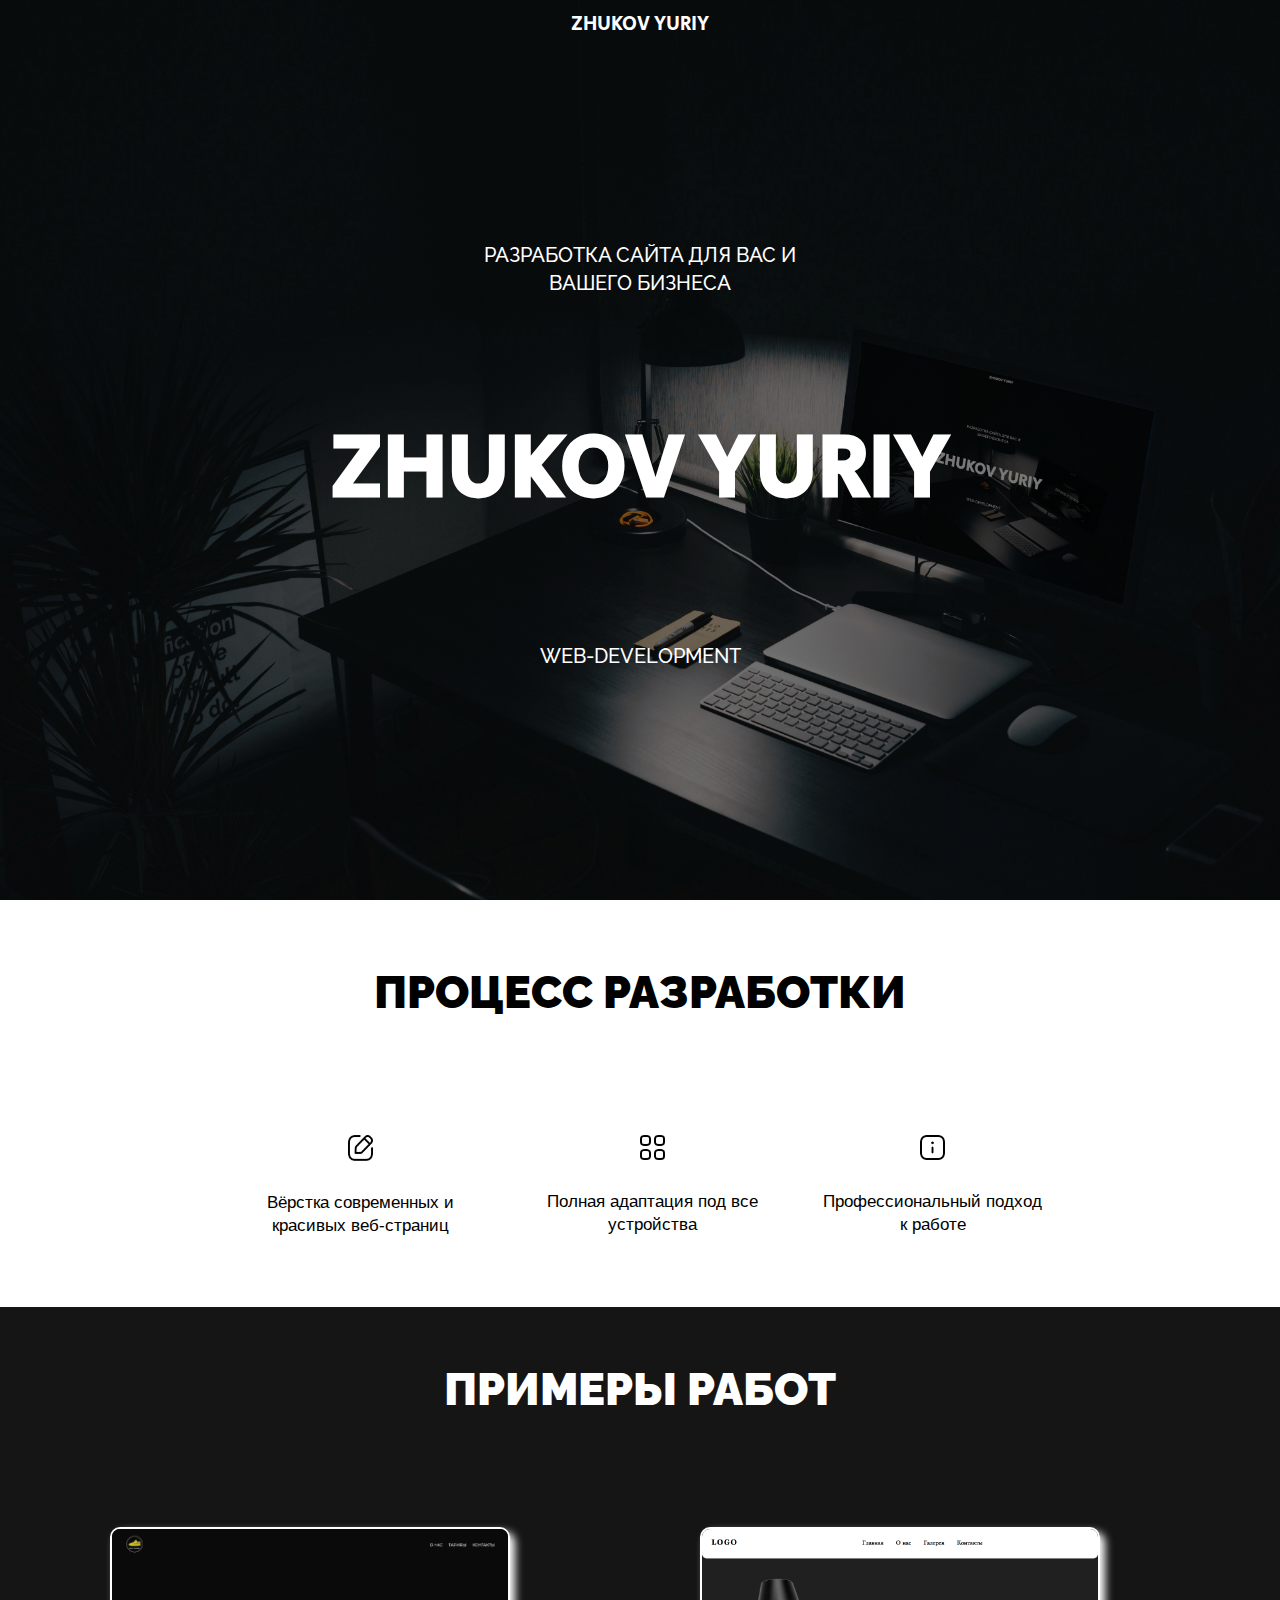
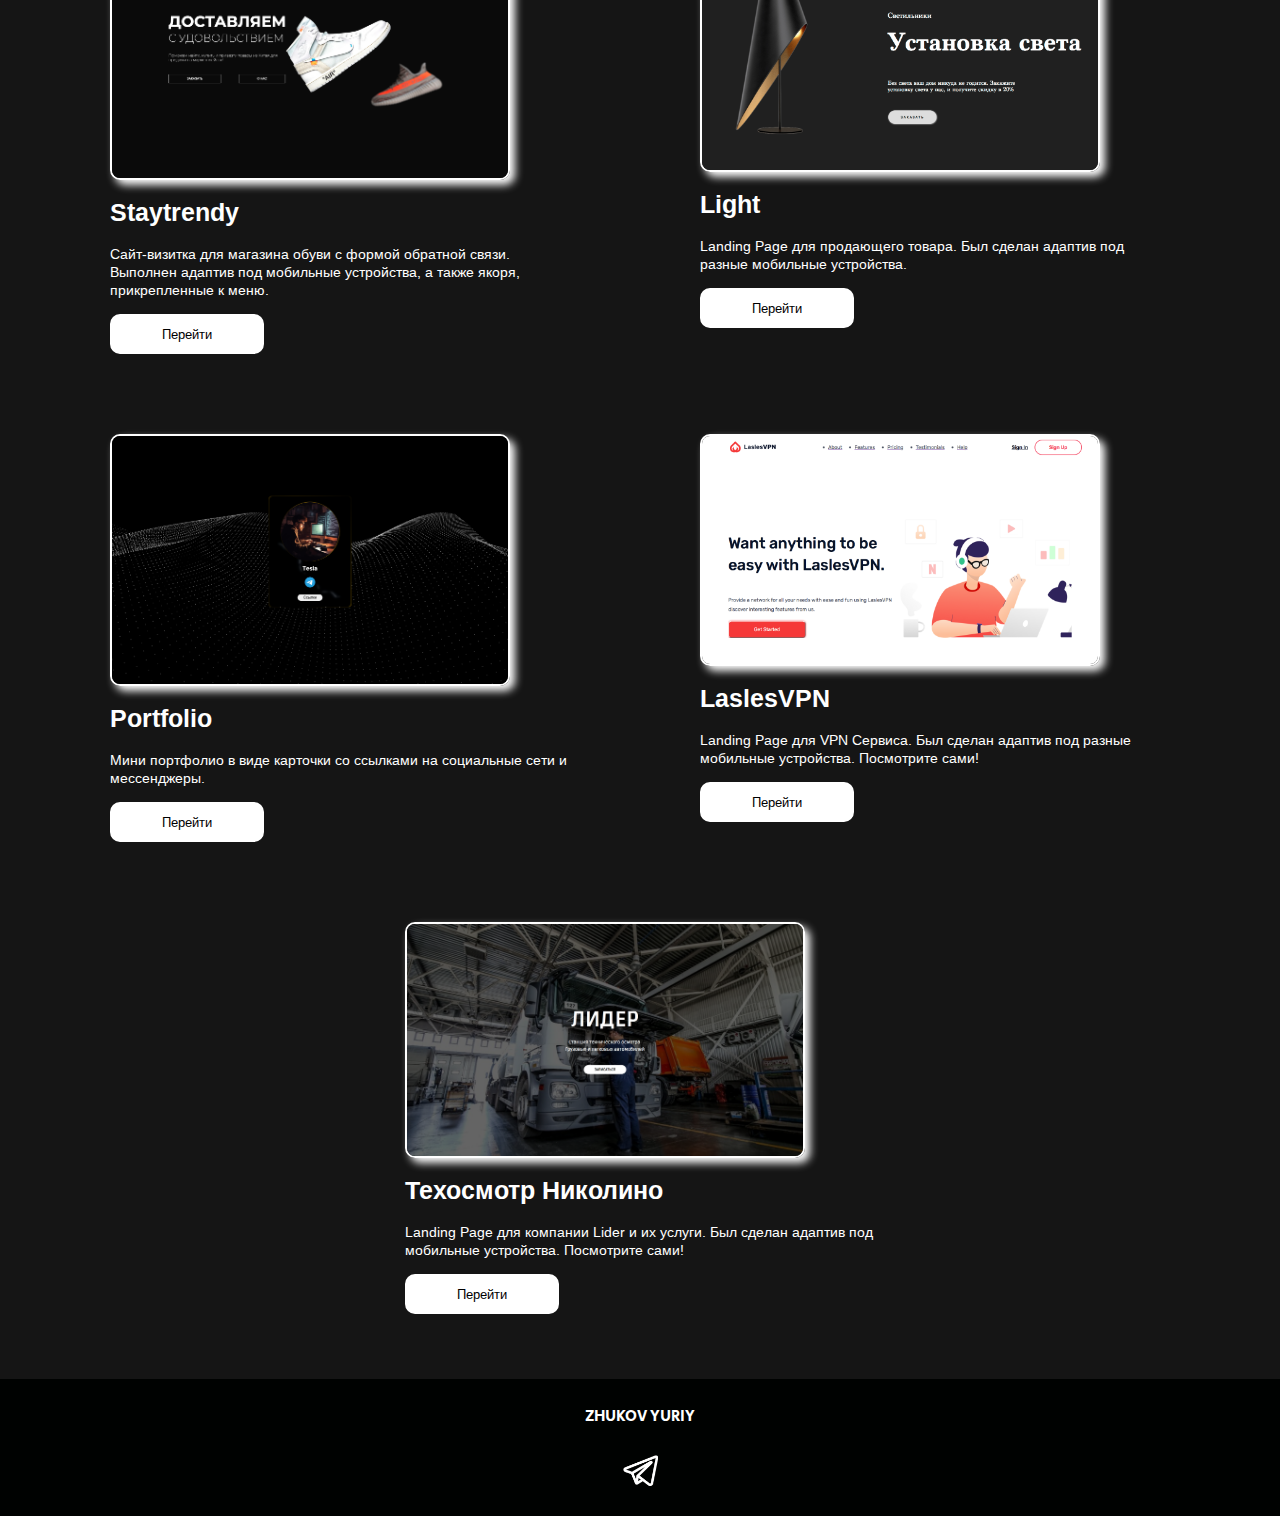
<file: index.html>
<!DOCTYPE html>
<html lang="en">
<head>
    <meta charset="UTF-8">
    <!--Адаптивность-->
    <meta name="viewport" content="width=device-width, initial-scale=1.0, maximum-scale=1.0, user-scalable=0">
    <!--Отключение ссылки на номер телефона-->
    <meta name="format-detection" content="telephone=no">
    <!--Краткое описание страницы-->
    <meta name="description" content="Портфолио Web-Разработчика">
    <!--Ключевые слова-->
    <meta name="keywords" content="Web, Frontend">
    <!--Автор страницы-->
    <meta name="Autor" content="Zhukov Yuriy">
    <!--Авторские права-->
    <meta name="Copiryght" content="Zhukov Yuriy">
    <!--Адрес автора-->
    <meta name="Address" content="Great Britain">

    <link rel="stylesheet" href="./css/style.css">

    <title>Zhukov Yuriy</title>
</head>

<body>
    <section class="hero">
        <div class="section-content">
            <div class="header">
                <a class="menu-link" href="#"><span>Zhukov Yuriy</span></a>
            </div>
            <div class="section-1-content">
                <div class="section-1-text-1"> <span>РАЗРАБОТКА САЙТА ДЛЯ ВАС И ВАШЕГО БИЗНЕСА</span></div>
                <div class="section-1-text-2"> <span> Zhukov Yuriy</span></div>
                <div class="section-1-text-3">Web-development</div>
            </div>
        </div>
    </section>

    <section class="section-2">
        <div class="section-2-content">
            <h2 class="section-2-h2">ПРОЦЕСС РАЗРАБОТКИ</h2>

            <div class="section-2-blocks">
                <div class="section-2-block">
                    <div class="section-2-block-content">
                        <img src="./img/Edit-Square.png" alt="" class="section-2-img">
                        <p>Вёрстка современных и красивых  веб-страниц</p>
                    </div>
                </div>

                <div class="section-2-block">
                    <div class="section-2-block-content">
                        <img src="./img/Category.png" alt="" class="section-2-img">
                        <p>Полная адаптация под все устройства</p>
                    </div>
                </div>
                <div class="section-2-block">
                    <div class="section-2-block-content">
                        <img src="./img/Info-Square.png" alt="" class="section-2-img">
                        <p>Профессиональный подход к работе</p>
                    </div>
                </div>
            </div>
        </div>
    </section>
<section>
    <div class="section-3-content">
        <div class="section-3-title">
            <h1 class="section-3-title-h1">ПРИМЕРЫ РАБОТ</h1>
        </div>
        <div class="section-3-blocks-1">
            <!-- <div class="section-3-blocks">
                <div class="section-3-block-solo">
                    <img src="./img/section-01.png" alt="" class="section-3-img">
                    <div class="block-solo-text">
                        <h2 class="block-solo-h2">Tesla Roadster</h2>
                        <p class="block-solo-p">
                            Landing Page для компании Tesla и их продукта Tesla Roadster. Был сделан адаптив под разные
                            мобильные устройства.
                            Посмотрите сами!
                        </p>
                        <a target="_ blank" href="https://zhukov531.github.io/second_repo/">
                        <button class="block-solo-btn">Перейти</button>
                        </a>
                    </div>
                </div>
            </div> -->

            <div class="section-3-blocks">
                <div class="section-3-block-solo">
                    <a href="https://zhukov531.github.io/staytrandy/index.html" class="link_on_site">
                    <img src="./img/staytrendy.png" alt="" class="section-3-img">
                    </a>
                    <div class="block-solo-text">
                        <h2 class="block-solo-h2">Staytrendy</h2>
                        <p class="block-solo-p">
                            Сайт-визитка для магазина обуви с формой обратной связи. Выполнен адаптив под мобильные устройства, а также якоря, прикрепленные к меню.
                        </p>
                        <a href="https://zhukov531.github.io/staytrandy/index.html">
                        <button class="block-solo-btn">Перейти</button>
                        </a>
                    </div>
                </div>
            </div>

            <div class="section-3-blocks">
                <div class="section-3-block-solo">
                    <a href="https://zhukov531.github.io/light/" class="link_on_site">
                    <img src="./img/light.png" alt="" class="section-3-img">
                    </a>
                    <div class="block-solo-text">
                        <h2 class="block-solo-h2">Light</h2>
                        <p class="block-solo-p">
                            Landing Page для продающего товара. Был сделан адаптив под разные
                            мобильные
                            устройства.
                        </p>
                        <a href="https://zhukov531.github.io/light/">
                        <button class="block-solo-btn">Перейти</button>
                        </a>
                    </div>
                </div>
            </div>
            <div class="section-3-blocks">
                <div class="section-3-block-solo">
                    <a href="https://zhukov531.github.io/tesla/" class="link_on_site">
                    <img src="./img/portfolio_card.png" alt="" class="section-3-img">
                    </a>
                    <div class="block-solo-text">
                        <h2 class="block-solo-h2">Portfolio</h2>
                        <p class="block-solo-p">
                            Мини портфолио в виде карточки со ссылками на социальные сети и мессенджеры.
                        </p>
                        <a href="https://zhukov531.github.io/tesla/">
                        <button class="block-solo-btn">Перейти</button>
                        </a>
                    </div>
                </div>
            </div>

            <div class="section-3-blocks">
                <div class="section-3-block-solo">
                    <a href="https://zhukov531.github.io/LaslesVPN/" class="link_on_site">
                    <img src="./img/section-3.png" alt="" class="section-3-img">
                    </a>
                    <div class="block-solo-text">
                        <h2 class="block-solo-h2">LaslesVPN</h2>
                        <p class="block-solo-p">
                            Landing Page для VPN Сервиса. Был сделан адаптив под разные
                            мобильные
                            устройства.
                            Посмотрите сами!
                        </p>
                        <a target="_ blank" href="https://zhukov531.github.io/LaslesVPN/">
                        <button class="block-solo-btn">Перейти</button>
                        </a>
                    </div>
                </div>
            </div>

            <div class="section-3-blocks">
                <div class="section-3-block-solo">
                    <a href="https://zhukov531.github.io/LIDER/" class="link_on_site">
                    <img src="./img/lider.png" alt="" class="section-3-img">
                    </a>
                    <div class="block-solo-text">
                        <h2 class="block-solo-h2">Техосмотр Николино</h2>
                        <p class="block-solo-p">
                            Landing Page для компании Lider и их услуги. Был сделан адаптив под мобильные устройства.
                            Посмотрите сами!
                        </p>
                        <a target="_ blank" href="https://zhukov531.github.io/LIDER/">
                        <button class="block-solo-btn">Перейти</button>
                        </a>
                    </div>
                </div>
            </div>
        </div>
    </div>
</section>

    <!-- <section class="contacts">
        <div class="contact_content">
            <h2 class="contact_h2">
                КОНТАКТЫ
            </h2>

        </div>
    </section> -->



    <footer class="footer">
        <div class="footer-content">
            <div class="footer-links">
                <!-- <div class="links1">
                    <a target="_ blank" href="https://wa.me/79529712118" class="footer-img"><img src="./img/Iconly/Iconwa.png" alt=""></a>
                    <a target="_ blank" href="https://www.behance.net/zhukov_yuriy" class="footer-img"><img src="./img/Iconly/Groupbe.png" alt=""></a>
                    <a target="_ blank" href="https://www.instagram.com/zhukoff_yuriy/" class="footer-img"><img src="./img/Iconly/ic24-instagram.png" alt=""></a>
                </div> -->

                <div class="links2">
                    <a href="#" class="footer-img">
                        <h3 class="footer-name">ZHUKOV YURIY</h3>
                    </a>
                    <a target="_ blank" href="https://t.me/tesla_03" class="footer-img">
                        <img src="./img/Iconly/Icontg.png" alt="">
                    </a>
                </div>
                    
                <!-- <div class="links3">
                    <a target="_ blank" href="https://twitter.com/zhukov_develop" class="footer-img"><img src="./img/Iconly/Icontw.png" alt=""></a>
                    <a target="_ blank" href="https://vk.com/zhukov531" class="footer-img"><img src="./img/Iconly/Iconvk.png" alt=""></a>
                    <a target="_ blank" href="https://t.me/tesla_03" class="footer-img"><img src="./img/Iconly/Icontg.png" alt=""></a>
                </div> -->
            </div>
        </div>
    </footer>
</body>
</html>
<!--Che proishodit a?-->
</file>
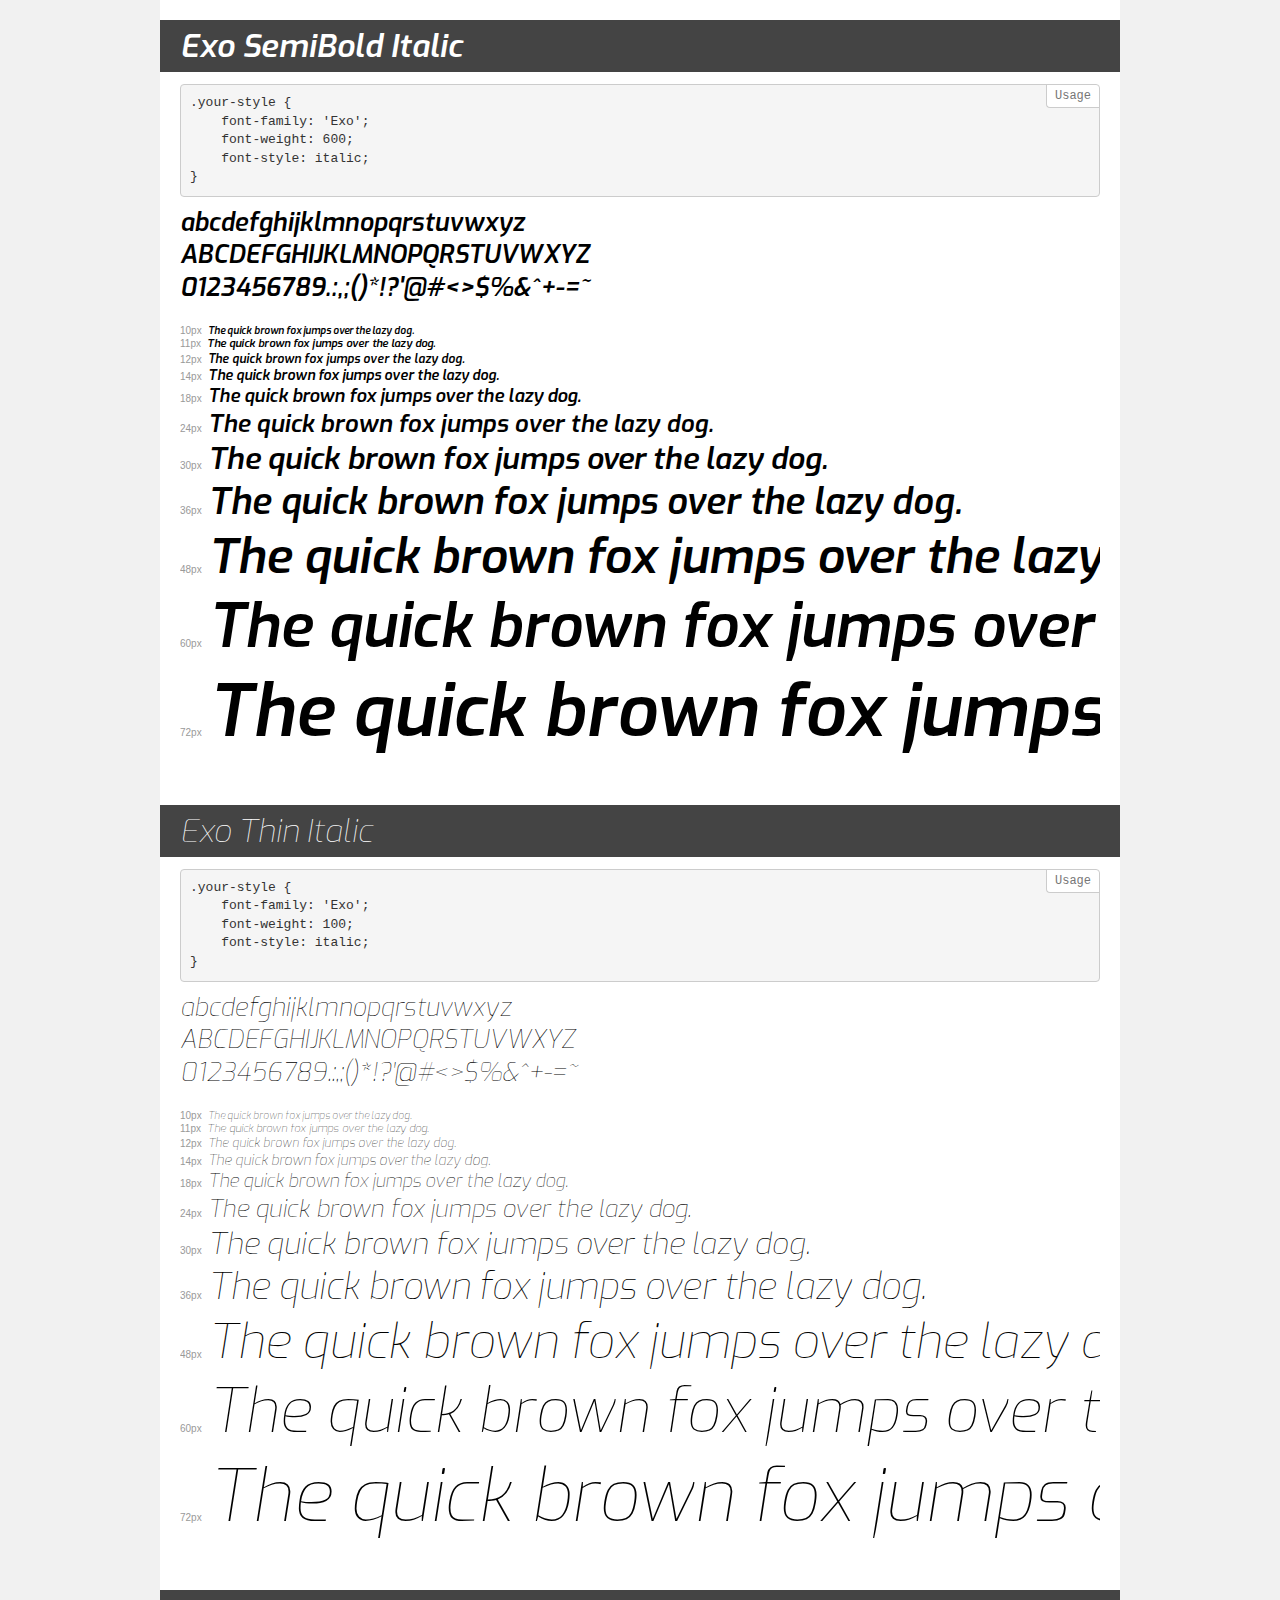
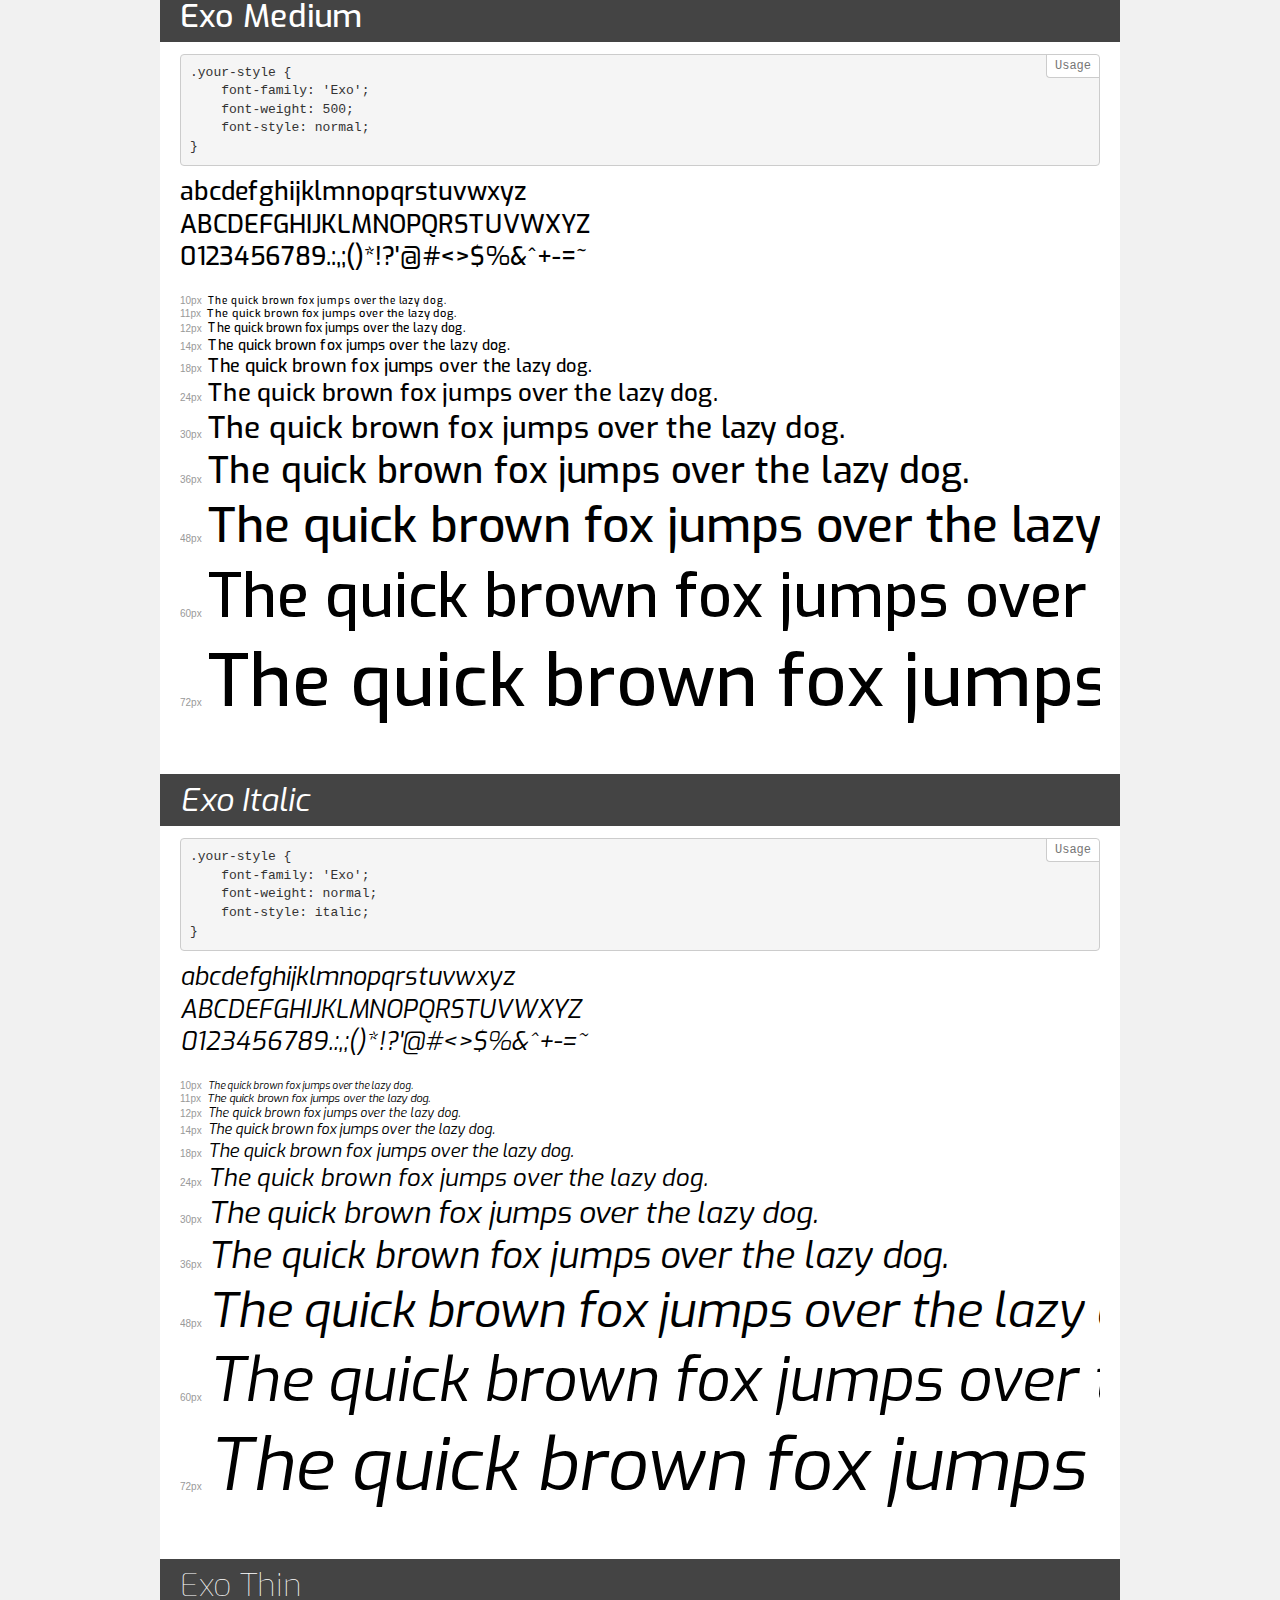
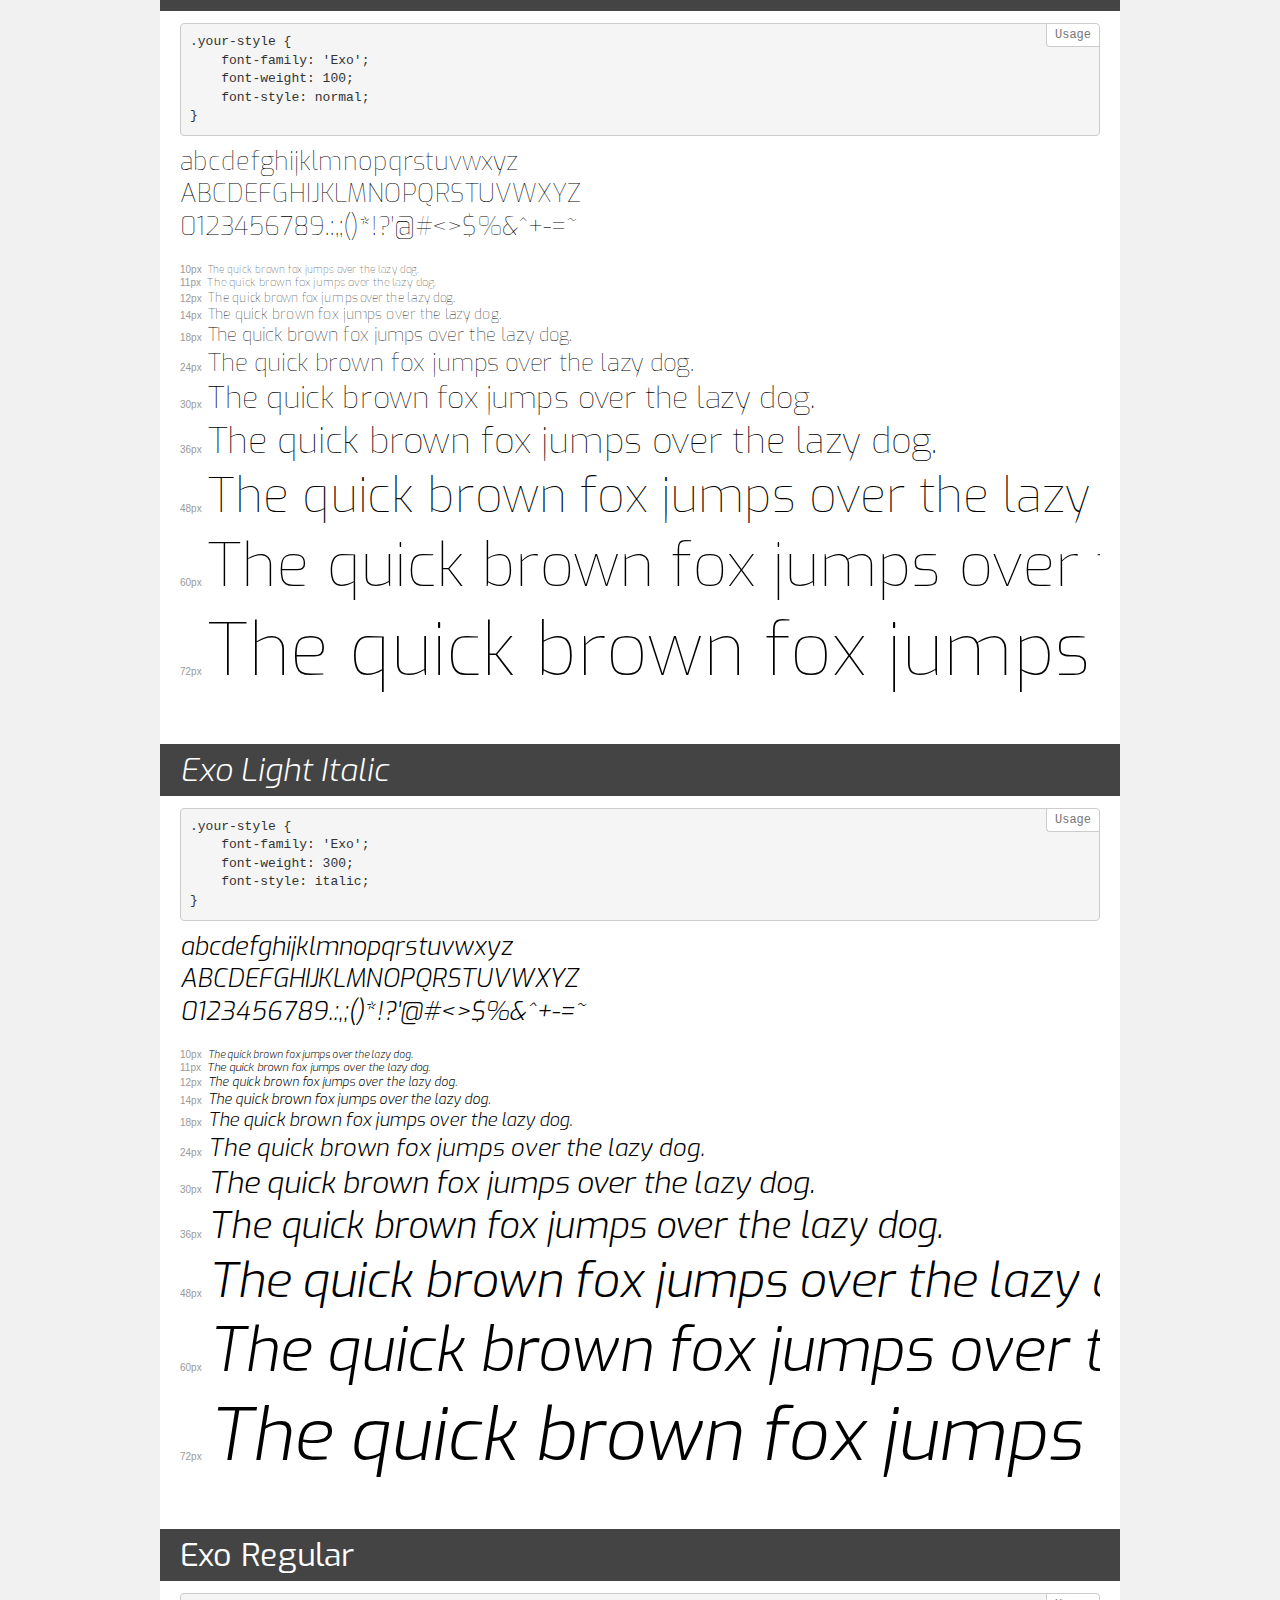
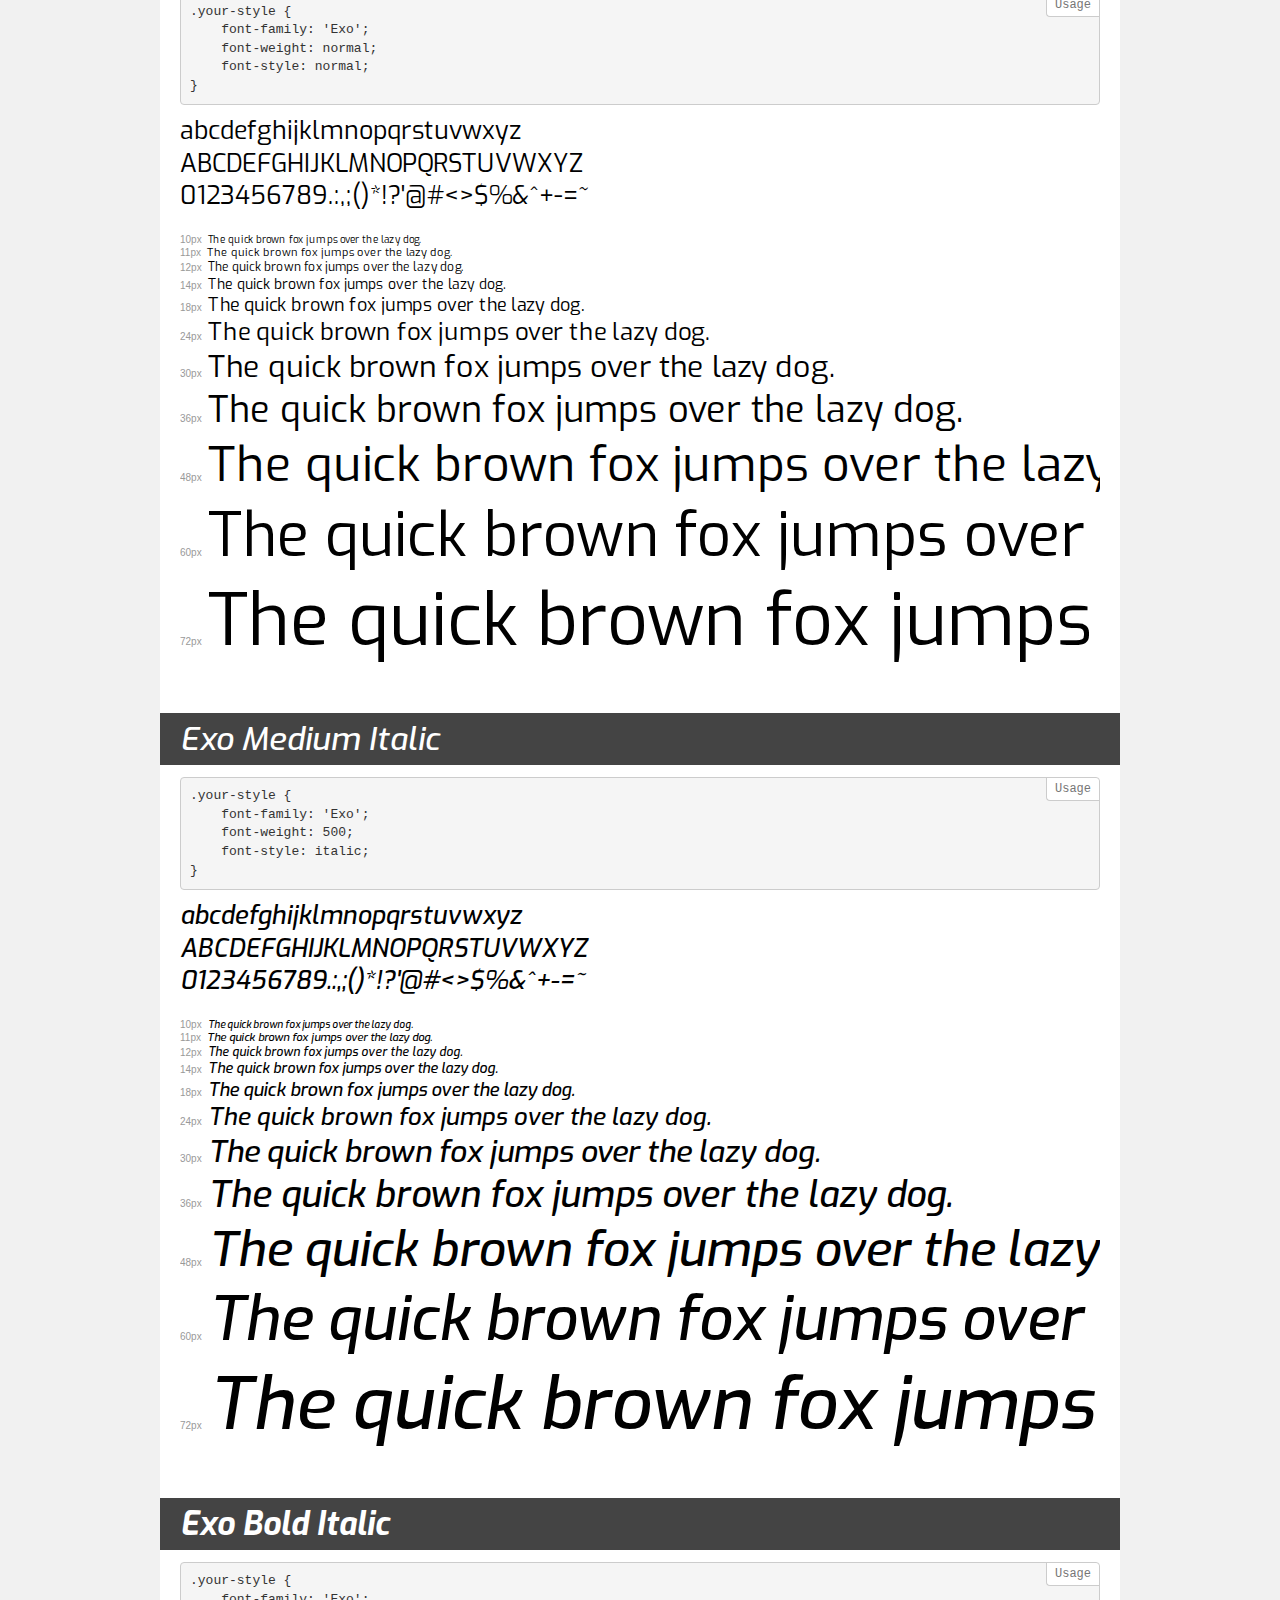
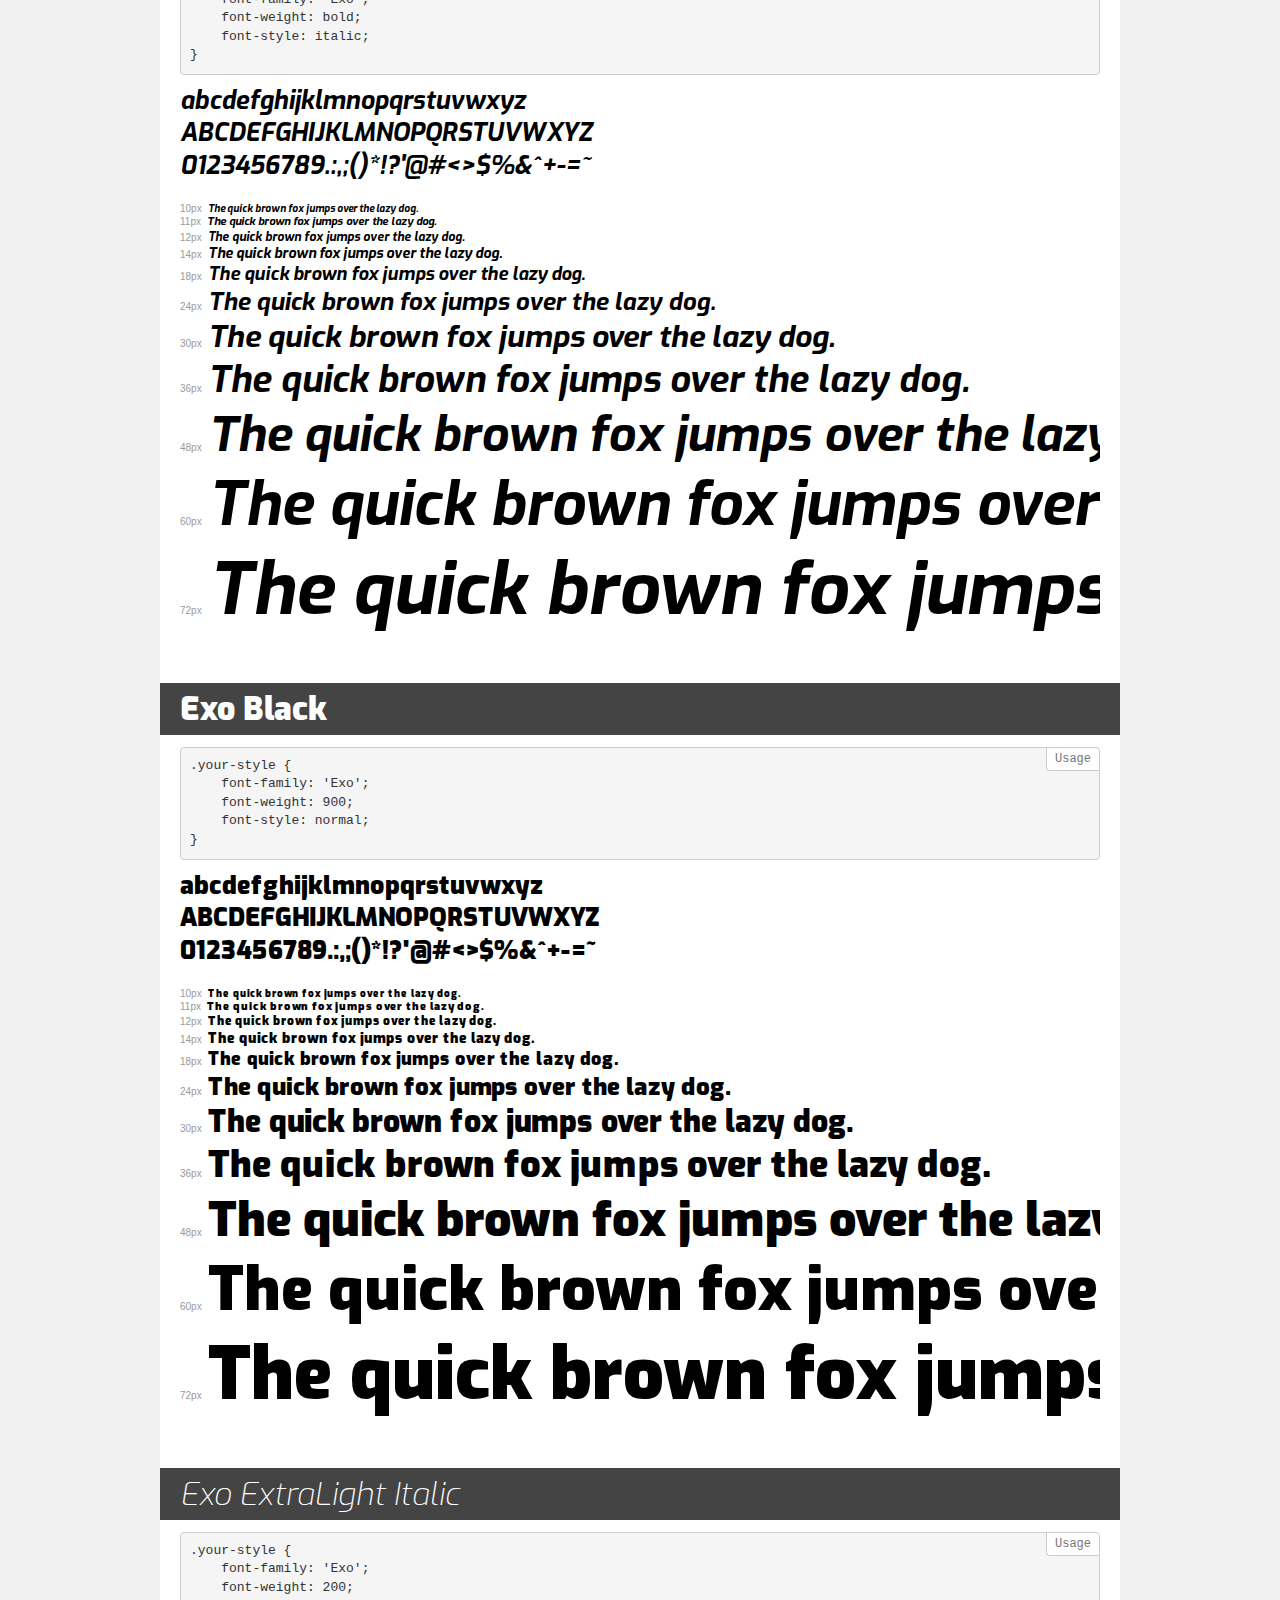
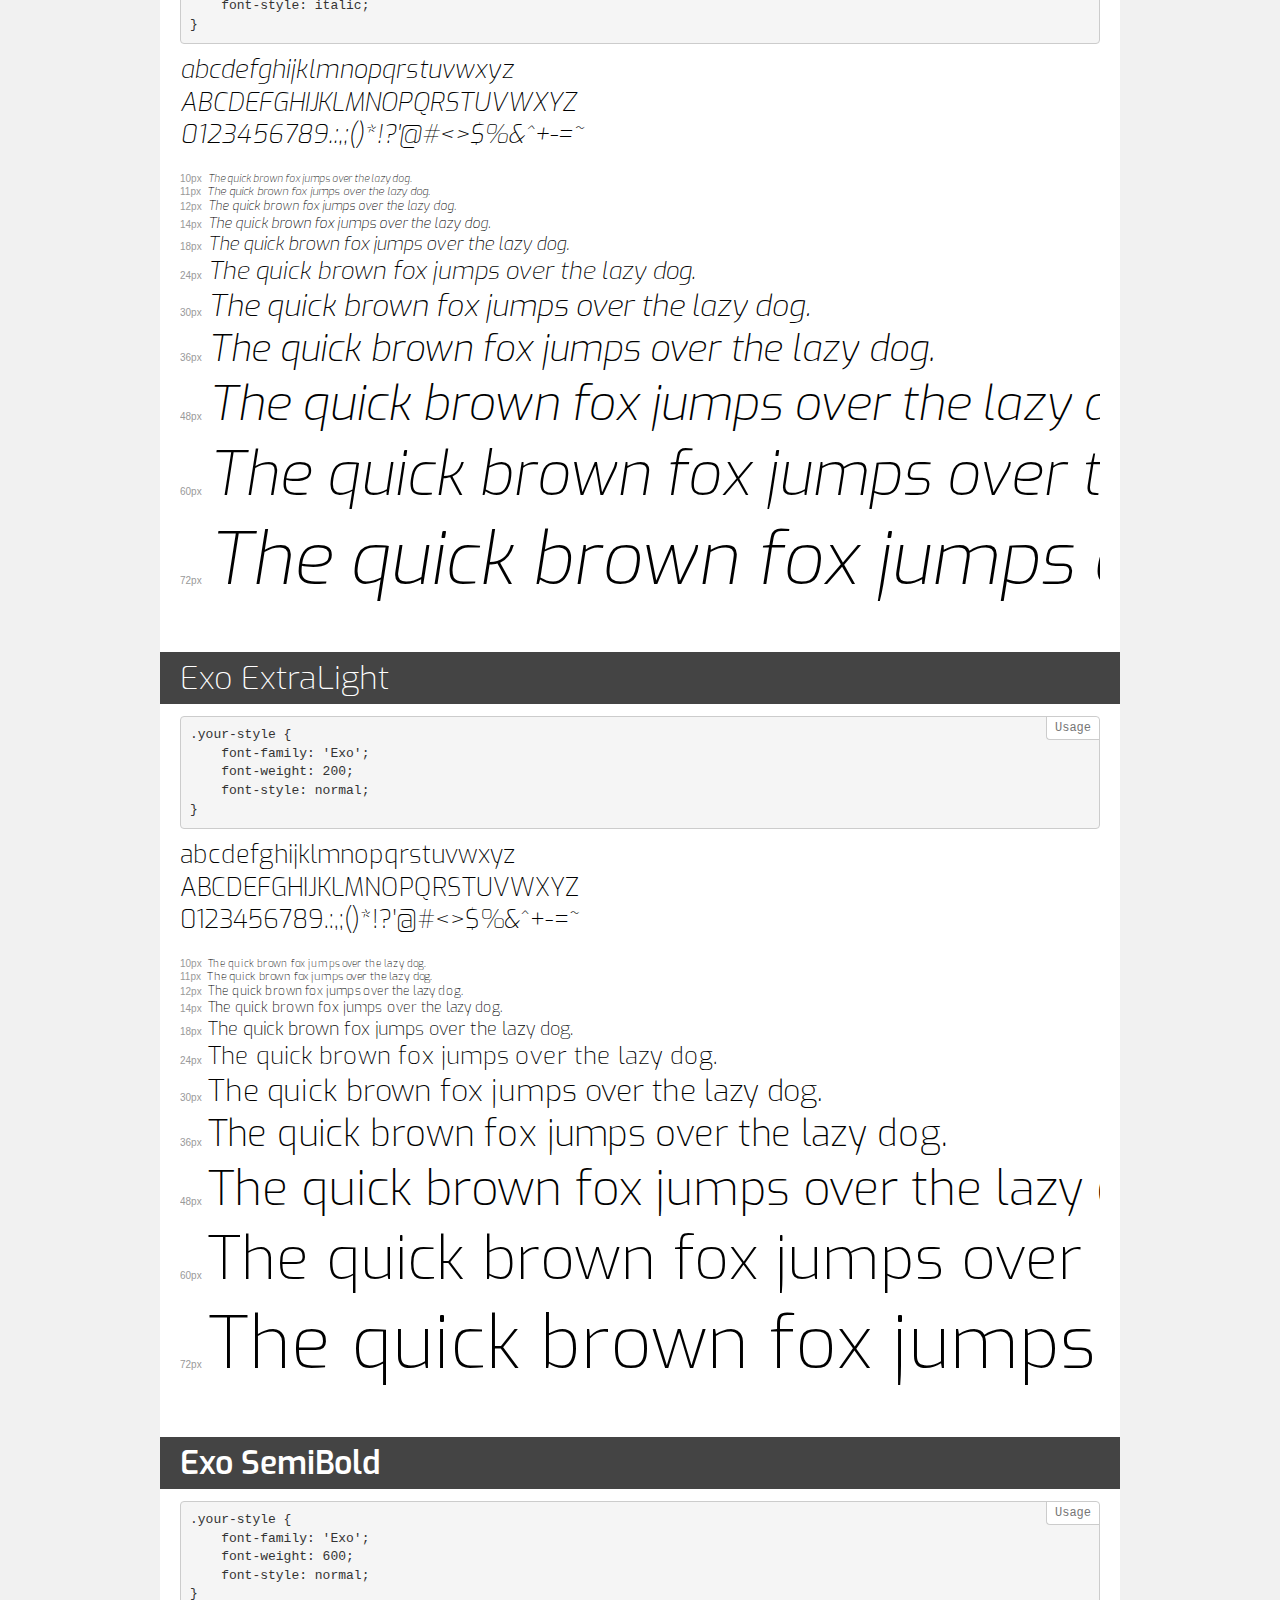
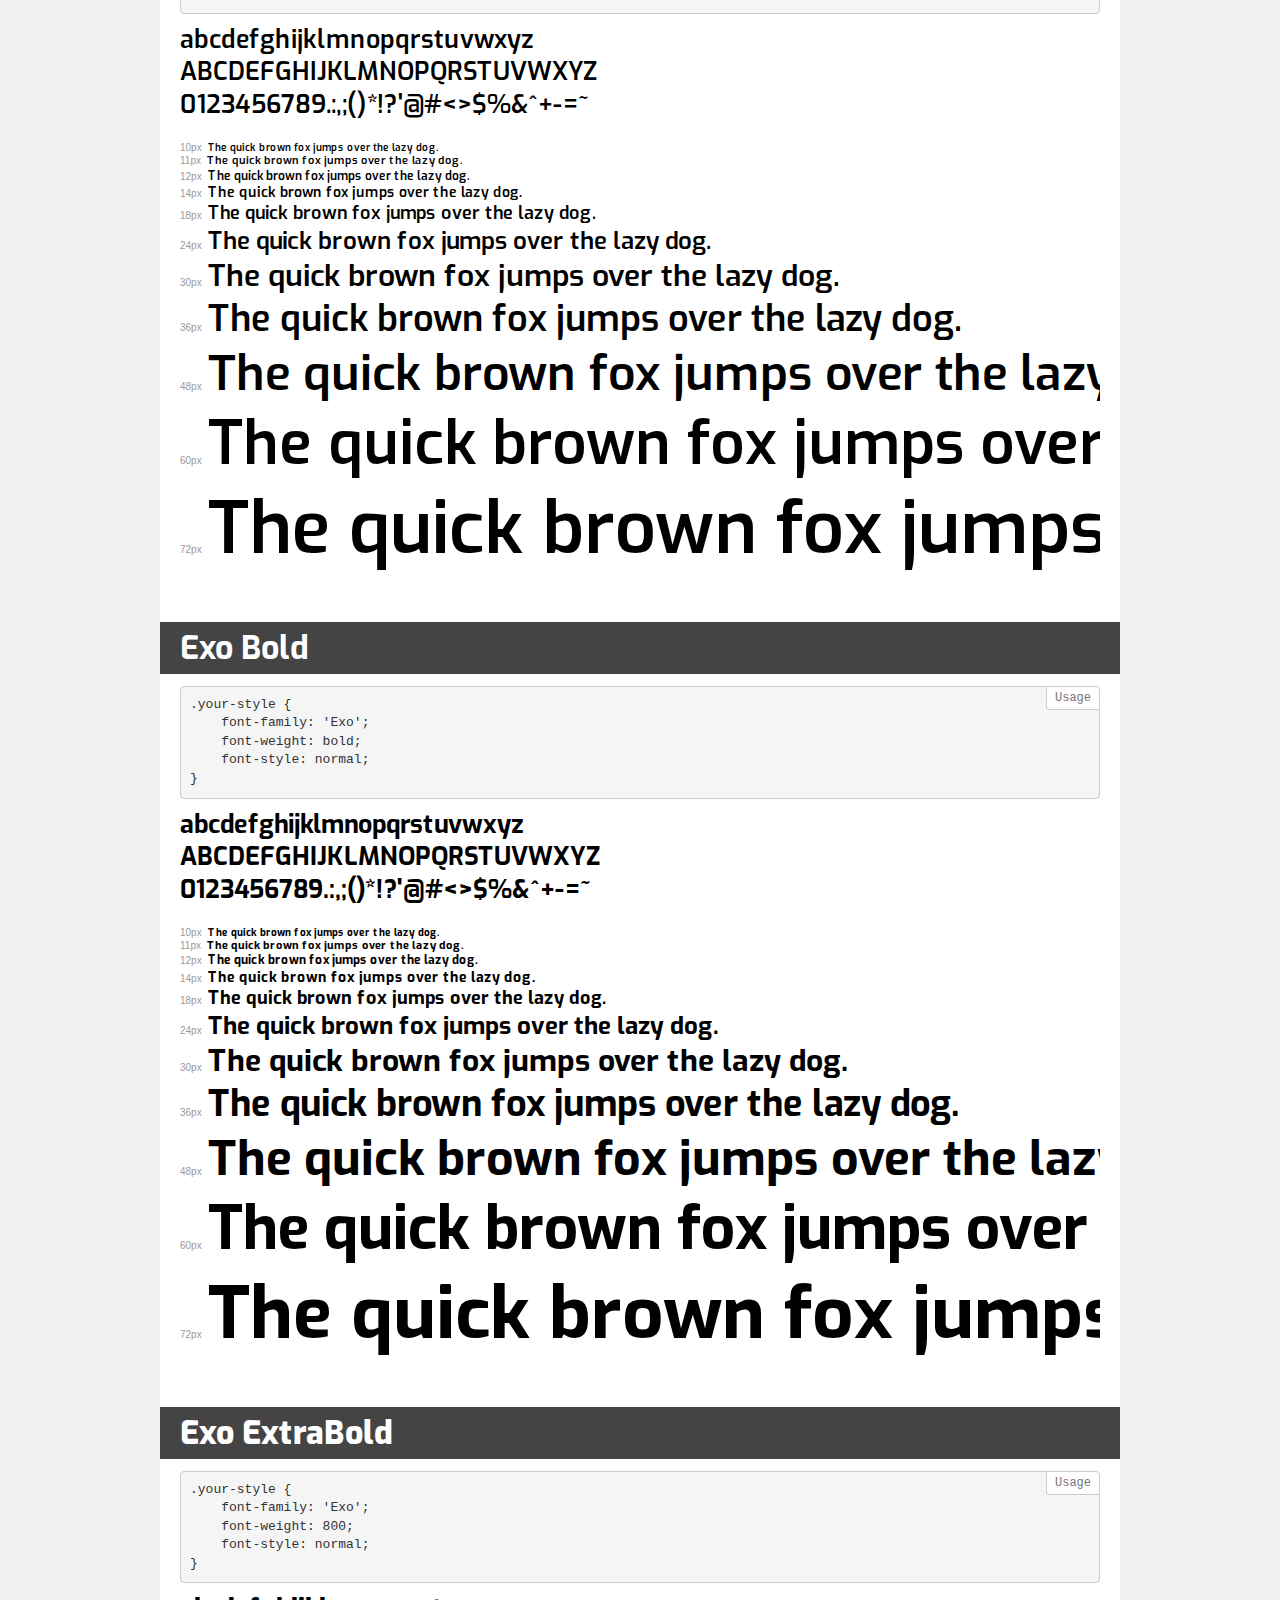
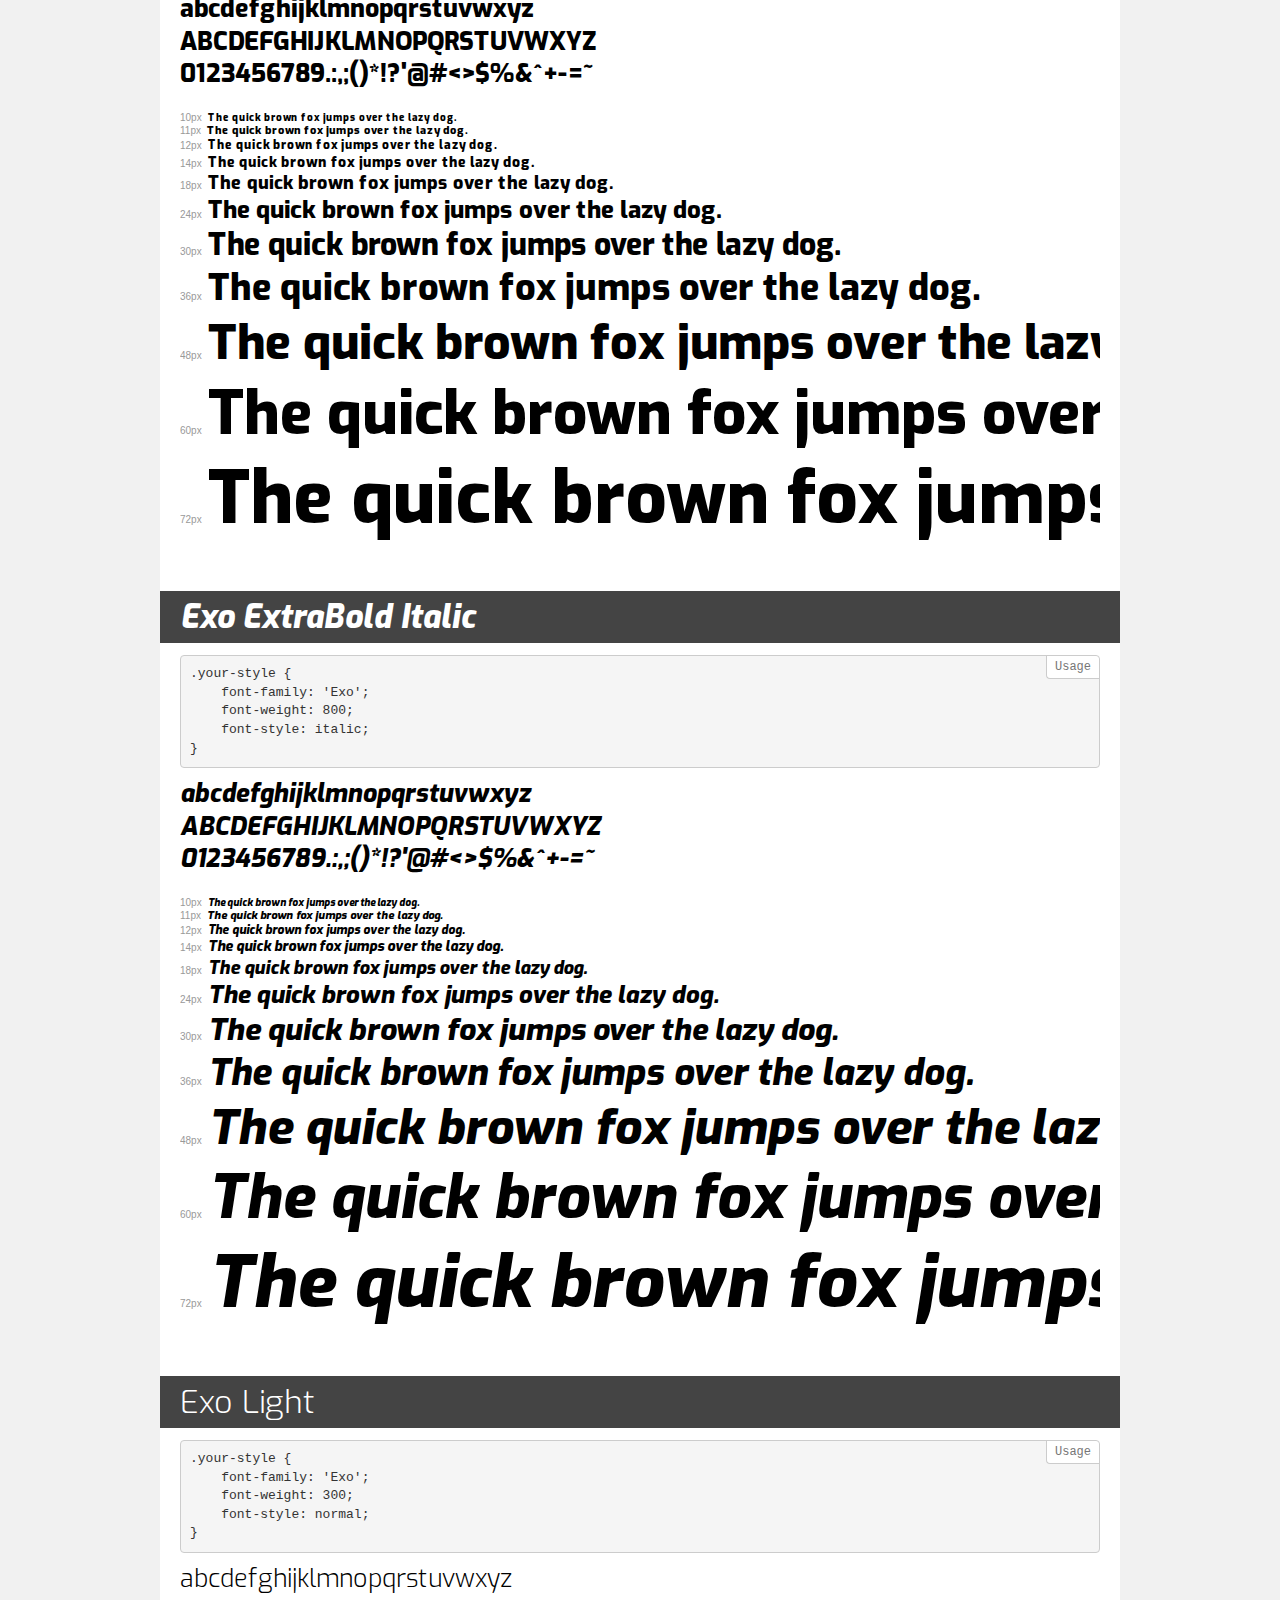
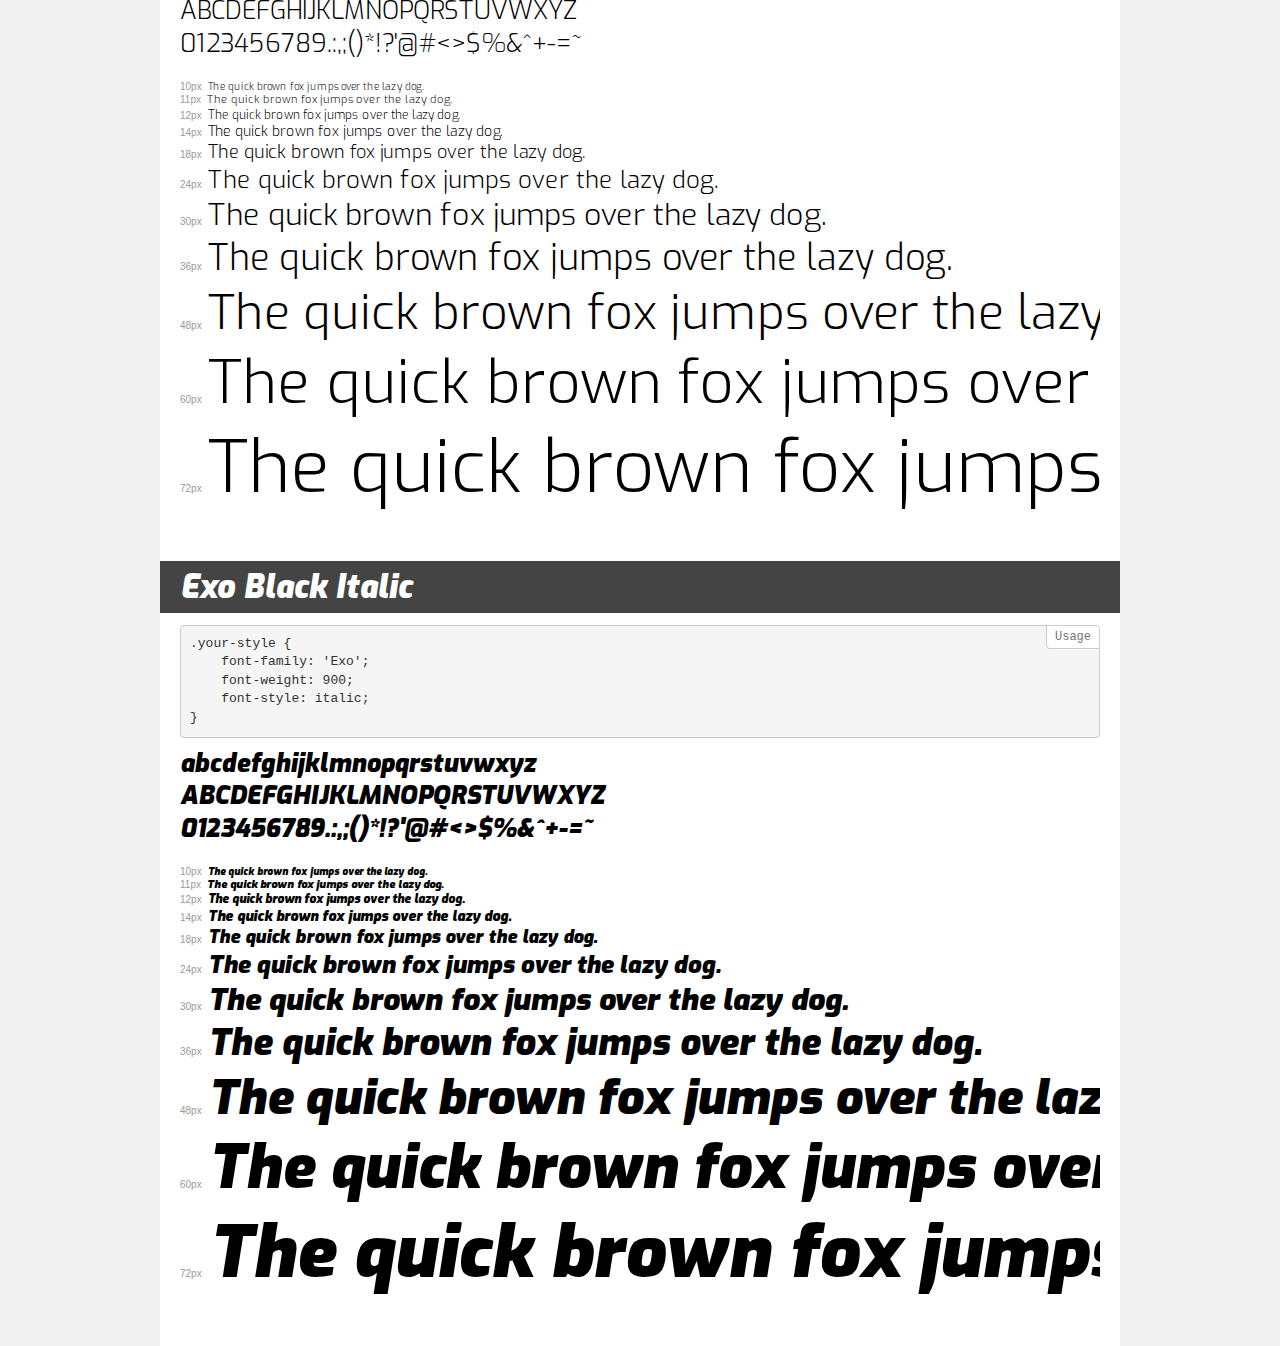
<file: fonts/font-2/demo.html>
<!DOCTYPE html>
<html>
<head>
    <meta charset="utf-8">
    <meta http-equiv="X-UA-Compatible" content="IE=edge">
    <meta name="viewport" content="width=device-width, initial-scale=1">
    <meta name="robots" content="noindex, noarchive">
    <meta name="format-detection" content="telephone=no">
    <title>Transfonter demo</title>
    <link href="stylesheet.css" rel="stylesheet">
    <style>
        /*
        http://meyerweb.com/eric/tools/css/reset/
        v2.0 | 20110126
        License: none (public domain)
        */
        html, body, div, span, applet, object, iframe,
        h1, h2, h3, h4, h5, h6, p, blockquote, pre,
        a, abbr, acronym, address, big, cite, code,
        del, dfn, em, img, ins, kbd, q, s, samp,
        small, strike, strong, sub, sup, tt, var,
        b, u, i, center,
        dl, dt, dd, ol, ul, li,
        fieldset, form, label, legend,
        table, caption, tbody, tfoot, thead, tr, th, td,
        article, aside, canvas, details, embed,
        figure, figcaption, footer, header, hgroup,
        menu, nav, output, ruby, section, summary,
        time, mark, audio, video {
            margin: 0;
            padding: 0;
            border: 0;
            font-size: 100%;
            font: inherit;
            vertical-align: baseline;
        }
        /* HTML5 display-role reset for older browsers */
        article, aside, details, figcaption, figure,
        footer, header, hgroup, menu, nav, section {
            display: block;
        }
        body {
            line-height: 1;
        }
        ol, ul {
            list-style: none;
        }
        blockquote, q {
            quotes: none;
        }
        blockquote:before, blockquote:after,
        q:before, q:after {
            content: '';
            content: none;
        }
        table {
            border-collapse: collapse;
            border-spacing: 0;
        }
        /* common styles */
        body {
            background: #f1f1f1;
            color: #000;
        }
        .page {
            background: #fff;
            width: 920px;
            margin: 0 auto;
            padding: 20px 20px 0 20px;
            overflow: hidden;
        }
        .font-container {
            overflow-x: auto;
            overflow-y: hidden;
            margin-bottom: 40px;
            line-height: 1.3;
            white-space: nowrap;
            padding-bottom: 5px;
        }
        h1 {
            position: relative;
            background: #444;
            font-size: 32px;
            color: #fff;
            padding: 10px 20px;
            margin: 0 -20px 12px -20px;
        }
        .letters {
            font-size: 25px;
            margin-bottom: 20px;
        }
        .s10:before {
            content: '10px';
        }
        .s11:before {
            content: '11px';
        }
        .s12:before {
            content: '12px';
        }
        .s14:before {
            content: '14px';
        }
        .s18:before {
            content: '18px';
        }
        .s24:before {
            content: '24px';
        }
        .s30:before {
            content: '30px';
        }
        .s36:before {
            content: '36px';
        }
        .s48:before {
            content: '48px';
        }
        .s60:before {
            content: '60px';
        }
        .s72:before {
            content: '72px';
        }
        .s10:before, .s11:before, .s12:before, .s14:before,
        .s18:before, .s24:before, .s30:before, .s36:before,
        .s48:before, .s60:before, .s72:before {
            font-family: Arial, sans-serif;
            font-size: 10px;
            font-weight: normal;
            font-style: normal;
            color: #999;
            padding-right: 6px;
        }
        pre {
            display: block;
            position: relative;
            padding: 9px;
            margin: 0 0 10px;
            font-family: Monaco, Menlo, Consolas, "Courier New", monospace !important;
            font-size: 13px;
            line-height: 1.428571429;
            color: #333;
            font-weight: normal !important;
            font-style: normal !important;
            background-color: #f5f5f5;
            border: 1px solid #ccc;
            overflow-x: auto;
            border-radius: 4px;
        }
        pre:after {
            display: block;
            position: absolute;
            right: 0;
            top: 0;
            content: 'Usage';
            line-height: 1;
            padding: 5px 8px;
            font-size: 12px;
            color: #767676;
            background-color: #fff;
            border: 1px solid #ccc;
            border-right: none;
            border-top: none;
            border-radius: 0 4px 0 4px;
            z-index: 10;
        }
        /* responsive */
        @media (max-width: 959px) {
            .page {
                width: auto;
                margin: 0;
            }
        }
    </style>
</head>
<body>
<div class="page">
    <div class="demo" style="font-family: 'Exo'; font-weight: 600; font-style: italic;">
        <h1>Exo SemiBold Italic</h1>
        <pre>.your-style {
    font-family: 'Exo';
    font-weight: 600;
    font-style: italic;
}</pre>
        <div class="font-container">
            <p class="letters">
                abcdefghijklmnopqrstuvwxyz<br>
ABCDEFGHIJKLMNOPQRSTUVWXYZ<br>
                0123456789.:,;()*!?'@#<>$%&^+-=~
            </p>
            <p class="s10" style="font-size: 10px;">The quick brown fox jumps over the lazy dog.</p>
            <p class="s11" style="font-size: 11px;">The quick brown fox jumps over the lazy dog.</p>
            <p class="s12" style="font-size: 12px;">The quick brown fox jumps over the lazy dog.</p>
            <p class="s14" style="font-size: 14px;">The quick brown fox jumps over the lazy dog.</p>
            <p class="s18" style="font-size: 18px;">The quick brown fox jumps over the lazy dog.</p>
            <p class="s24" style="font-size: 24px;">The quick brown fox jumps over the lazy dog.</p>
            <p class="s30" style="font-size: 30px;">The quick brown fox jumps over the lazy dog.</p>
            <p class="s36" style="font-size: 36px;">The quick brown fox jumps over the lazy dog.</p>
            <p class="s48" style="font-size: 48px;">The quick brown fox jumps over the lazy dog.</p>
            <p class="s60" style="font-size: 60px;">The quick brown fox jumps over the lazy dog.</p>
            <p class="s72" style="font-size: 72px;">The quick brown fox jumps over the lazy dog.</p>
        </div>
    </div>
    <div class="demo" style="font-family: 'Exo'; font-weight: 100; font-style: italic;">
        <h1>Exo Thin Italic</h1>
        <pre>.your-style {
    font-family: 'Exo';
    font-weight: 100;
    font-style: italic;
}</pre>
        <div class="font-container">
            <p class="letters">
                abcdefghijklmnopqrstuvwxyz<br>
ABCDEFGHIJKLMNOPQRSTUVWXYZ<br>
                0123456789.:,;()*!?'@#<>$%&^+-=~
            </p>
            <p class="s10" style="font-size: 10px;">The quick brown fox jumps over the lazy dog.</p>
            <p class="s11" style="font-size: 11px;">The quick brown fox jumps over the lazy dog.</p>
            <p class="s12" style="font-size: 12px;">The quick brown fox jumps over the lazy dog.</p>
            <p class="s14" style="font-size: 14px;">The quick brown fox jumps over the lazy dog.</p>
            <p class="s18" style="font-size: 18px;">The quick brown fox jumps over the lazy dog.</p>
            <p class="s24" style="font-size: 24px;">The quick brown fox jumps over the lazy dog.</p>
            <p class="s30" style="font-size: 30px;">The quick brown fox jumps over the lazy dog.</p>
            <p class="s36" style="font-size: 36px;">The quick brown fox jumps over the lazy dog.</p>
            <p class="s48" style="font-size: 48px;">The quick brown fox jumps over the lazy dog.</p>
            <p class="s60" style="font-size: 60px;">The quick brown fox jumps over the lazy dog.</p>
            <p class="s72" style="font-size: 72px;">The quick brown fox jumps over the lazy dog.</p>
        </div>
    </div>
    <div class="demo" style="font-family: 'Exo'; font-weight: 500; font-style: normal;">
        <h1>Exo Medium</h1>
        <pre>.your-style {
    font-family: 'Exo';
    font-weight: 500;
    font-style: normal;
}</pre>
        <div class="font-container">
            <p class="letters">
                abcdefghijklmnopqrstuvwxyz<br>
ABCDEFGHIJKLMNOPQRSTUVWXYZ<br>
                0123456789.:,;()*!?'@#<>$%&^+-=~
            </p>
            <p class="s10" style="font-size: 10px;">The quick brown fox jumps over the lazy dog.</p>
            <p class="s11" style="font-size: 11px;">The quick brown fox jumps over the lazy dog.</p>
            <p class="s12" style="font-size: 12px;">The quick brown fox jumps over the lazy dog.</p>
            <p class="s14" style="font-size: 14px;">The quick brown fox jumps over the lazy dog.</p>
            <p class="s18" style="font-size: 18px;">The quick brown fox jumps over the lazy dog.</p>
            <p class="s24" style="font-size: 24px;">The quick brown fox jumps over the lazy dog.</p>
            <p class="s30" style="font-size: 30px;">The quick brown fox jumps over the lazy dog.</p>
            <p class="s36" style="font-size: 36px;">The quick brown fox jumps over the lazy dog.</p>
            <p class="s48" style="font-size: 48px;">The quick brown fox jumps over the lazy dog.</p>
            <p class="s60" style="font-size: 60px;">The quick brown fox jumps over the lazy dog.</p>
            <p class="s72" style="font-size: 72px;">The quick brown fox jumps over the lazy dog.</p>
        </div>
    </div>
    <div class="demo" style="font-family: 'Exo'; font-weight: normal; font-style: italic;">
        <h1>Exo Italic</h1>
        <pre>.your-style {
    font-family: 'Exo';
    font-weight: normal;
    font-style: italic;
}</pre>
        <div class="font-container">
            <p class="letters">
                abcdefghijklmnopqrstuvwxyz<br>
ABCDEFGHIJKLMNOPQRSTUVWXYZ<br>
                0123456789.:,;()*!?'@#<>$%&^+-=~
            </p>
            <p class="s10" style="font-size: 10px;">The quick brown fox jumps over the lazy dog.</p>
            <p class="s11" style="font-size: 11px;">The quick brown fox jumps over the lazy dog.</p>
            <p class="s12" style="font-size: 12px;">The quick brown fox jumps over the lazy dog.</p>
            <p class="s14" style="font-size: 14px;">The quick brown fox jumps over the lazy dog.</p>
            <p class="s18" style="font-size: 18px;">The quick brown fox jumps over the lazy dog.</p>
            <p class="s24" style="font-size: 24px;">The quick brown fox jumps over the lazy dog.</p>
            <p class="s30" style="font-size: 30px;">The quick brown fox jumps over the lazy dog.</p>
            <p class="s36" style="font-size: 36px;">The quick brown fox jumps over the lazy dog.</p>
            <p class="s48" style="font-size: 48px;">The quick brown fox jumps over the lazy dog.</p>
            <p class="s60" style="font-size: 60px;">The quick brown fox jumps over the lazy dog.</p>
            <p class="s72" style="font-size: 72px;">The quick brown fox jumps over the lazy dog.</p>
        </div>
    </div>
    <div class="demo" style="font-family: 'Exo'; font-weight: 100; font-style: normal;">
        <h1>Exo Thin</h1>
        <pre>.your-style {
    font-family: 'Exo';
    font-weight: 100;
    font-style: normal;
}</pre>
        <div class="font-container">
            <p class="letters">
                abcdefghijklmnopqrstuvwxyz<br>
ABCDEFGHIJKLMNOPQRSTUVWXYZ<br>
                0123456789.:,;()*!?'@#<>$%&^+-=~
            </p>
            <p class="s10" style="font-size: 10px;">The quick brown fox jumps over the lazy dog.</p>
            <p class="s11" style="font-size: 11px;">The quick brown fox jumps over the lazy dog.</p>
            <p class="s12" style="font-size: 12px;">The quick brown fox jumps over the lazy dog.</p>
            <p class="s14" style="font-size: 14px;">The quick brown fox jumps over the lazy dog.</p>
            <p class="s18" style="font-size: 18px;">The quick brown fox jumps over the lazy dog.</p>
            <p class="s24" style="font-size: 24px;">The quick brown fox jumps over the lazy dog.</p>
            <p class="s30" style="font-size: 30px;">The quick brown fox jumps over the lazy dog.</p>
            <p class="s36" style="font-size: 36px;">The quick brown fox jumps over the lazy dog.</p>
            <p class="s48" style="font-size: 48px;">The quick brown fox jumps over the lazy dog.</p>
            <p class="s60" style="font-size: 60px;">The quick brown fox jumps over the lazy dog.</p>
            <p class="s72" style="font-size: 72px;">The quick brown fox jumps over the lazy dog.</p>
        </div>
    </div>
    <div class="demo" style="font-family: 'Exo'; font-weight: 300; font-style: italic;">
        <h1>Exo Light Italic</h1>
        <pre>.your-style {
    font-family: 'Exo';
    font-weight: 300;
    font-style: italic;
}</pre>
        <div class="font-container">
            <p class="letters">
                abcdefghijklmnopqrstuvwxyz<br>
ABCDEFGHIJKLMNOPQRSTUVWXYZ<br>
                0123456789.:,;()*!?'@#<>$%&^+-=~
            </p>
            <p class="s10" style="font-size: 10px;">The quick brown fox jumps over the lazy dog.</p>
            <p class="s11" style="font-size: 11px;">The quick brown fox jumps over the lazy dog.</p>
            <p class="s12" style="font-size: 12px;">The quick brown fox jumps over the lazy dog.</p>
            <p class="s14" style="font-size: 14px;">The quick brown fox jumps over the lazy dog.</p>
            <p class="s18" style="font-size: 18px;">The quick brown fox jumps over the lazy dog.</p>
            <p class="s24" style="font-size: 24px;">The quick brown fox jumps over the lazy dog.</p>
            <p class="s30" style="font-size: 30px;">The quick brown fox jumps over the lazy dog.</p>
            <p class="s36" style="font-size: 36px;">The quick brown fox jumps over the lazy dog.</p>
            <p class="s48" style="font-size: 48px;">The quick brown fox jumps over the lazy dog.</p>
            <p class="s60" style="font-size: 60px;">The quick brown fox jumps over the lazy dog.</p>
            <p class="s72" style="font-size: 72px;">The quick brown fox jumps over the lazy dog.</p>
        </div>
    </div>
    <div class="demo" style="font-family: 'Exo'; font-weight: normal; font-style: normal;">
        <h1>Exo Regular</h1>
        <pre>.your-style {
    font-family: 'Exo';
    font-weight: normal;
    font-style: normal;
}</pre>
        <div class="font-container">
            <p class="letters">
                abcdefghijklmnopqrstuvwxyz<br>
ABCDEFGHIJKLMNOPQRSTUVWXYZ<br>
                0123456789.:,;()*!?'@#<>$%&^+-=~
            </p>
            <p class="s10" style="font-size: 10px;">The quick brown fox jumps over the lazy dog.</p>
            <p class="s11" style="font-size: 11px;">The quick brown fox jumps over the lazy dog.</p>
            <p class="s12" style="font-size: 12px;">The quick brown fox jumps over the lazy dog.</p>
            <p class="s14" style="font-size: 14px;">The quick brown fox jumps over the lazy dog.</p>
            <p class="s18" style="font-size: 18px;">The quick brown fox jumps over the lazy dog.</p>
            <p class="s24" style="font-size: 24px;">The quick brown fox jumps over the lazy dog.</p>
            <p class="s30" style="font-size: 30px;">The quick brown fox jumps over the lazy dog.</p>
            <p class="s36" style="font-size: 36px;">The quick brown fox jumps over the lazy dog.</p>
            <p class="s48" style="font-size: 48px;">The quick brown fox jumps over the lazy dog.</p>
            <p class="s60" style="font-size: 60px;">The quick brown fox jumps over the lazy dog.</p>
            <p class="s72" style="font-size: 72px;">The quick brown fox jumps over the lazy dog.</p>
        </div>
    </div>
    <div class="demo" style="font-family: 'Exo'; font-weight: 500; font-style: italic;">
        <h1>Exo Medium Italic</h1>
        <pre>.your-style {
    font-family: 'Exo';
    font-weight: 500;
    font-style: italic;
}</pre>
        <div class="font-container">
            <p class="letters">
                abcdefghijklmnopqrstuvwxyz<br>
ABCDEFGHIJKLMNOPQRSTUVWXYZ<br>
                0123456789.:,;()*!?'@#<>$%&^+-=~
            </p>
            <p class="s10" style="font-size: 10px;">The quick brown fox jumps over the lazy dog.</p>
            <p class="s11" style="font-size: 11px;">The quick brown fox jumps over the lazy dog.</p>
            <p class="s12" style="font-size: 12px;">The quick brown fox jumps over the lazy dog.</p>
            <p class="s14" style="font-size: 14px;">The quick brown fox jumps over the lazy dog.</p>
            <p class="s18" style="font-size: 18px;">The quick brown fox jumps over the lazy dog.</p>
            <p class="s24" style="font-size: 24px;">The quick brown fox jumps over the lazy dog.</p>
            <p class="s30" style="font-size: 30px;">The quick brown fox jumps over the lazy dog.</p>
            <p class="s36" style="font-size: 36px;">The quick brown fox jumps over the lazy dog.</p>
            <p class="s48" style="font-size: 48px;">The quick brown fox jumps over the lazy dog.</p>
            <p class="s60" style="font-size: 60px;">The quick brown fox jumps over the lazy dog.</p>
            <p class="s72" style="font-size: 72px;">The quick brown fox jumps over the lazy dog.</p>
        </div>
    </div>
    <div class="demo" style="font-family: 'Exo'; font-weight: bold; font-style: italic;">
        <h1>Exo Bold Italic</h1>
        <pre>.your-style {
    font-family: 'Exo';
    font-weight: bold;
    font-style: italic;
}</pre>
        <div class="font-container">
            <p class="letters">
                abcdefghijklmnopqrstuvwxyz<br>
ABCDEFGHIJKLMNOPQRSTUVWXYZ<br>
                0123456789.:,;()*!?'@#<>$%&^+-=~
            </p>
            <p class="s10" style="font-size: 10px;">The quick brown fox jumps over the lazy dog.</p>
            <p class="s11" style="font-size: 11px;">The quick brown fox jumps over the lazy dog.</p>
            <p class="s12" style="font-size: 12px;">The quick brown fox jumps over the lazy dog.</p>
            <p class="s14" style="font-size: 14px;">The quick brown fox jumps over the lazy dog.</p>
            <p class="s18" style="font-size: 18px;">The quick brown fox jumps over the lazy dog.</p>
            <p class="s24" style="font-size: 24px;">The quick brown fox jumps over the lazy dog.</p>
            <p class="s30" style="font-size: 30px;">The quick brown fox jumps over the lazy dog.</p>
            <p class="s36" style="font-size: 36px;">The quick brown fox jumps over the lazy dog.</p>
            <p class="s48" style="font-size: 48px;">The quick brown fox jumps over the lazy dog.</p>
            <p class="s60" style="font-size: 60px;">The quick brown fox jumps over the lazy dog.</p>
            <p class="s72" style="font-size: 72px;">The quick brown fox jumps over the lazy dog.</p>
        </div>
    </div>
    <div class="demo" style="font-family: 'Exo'; font-weight: 900; font-style: normal;">
        <h1>Exo Black</h1>
        <pre>.your-style {
    font-family: 'Exo';
    font-weight: 900;
    font-style: normal;
}</pre>
        <div class="font-container">
            <p class="letters">
                abcdefghijklmnopqrstuvwxyz<br>
ABCDEFGHIJKLMNOPQRSTUVWXYZ<br>
                0123456789.:,;()*!?'@#<>$%&^+-=~
            </p>
            <p class="s10" style="font-size: 10px;">The quick brown fox jumps over the lazy dog.</p>
            <p class="s11" style="font-size: 11px;">The quick brown fox jumps over the lazy dog.</p>
            <p class="s12" style="font-size: 12px;">The quick brown fox jumps over the lazy dog.</p>
            <p class="s14" style="font-size: 14px;">The quick brown fox jumps over the lazy dog.</p>
            <p class="s18" style="font-size: 18px;">The quick brown fox jumps over the lazy dog.</p>
            <p class="s24" style="font-size: 24px;">The quick brown fox jumps over the lazy dog.</p>
            <p class="s30" style="font-size: 30px;">The quick brown fox jumps over the lazy dog.</p>
            <p class="s36" style="font-size: 36px;">The quick brown fox jumps over the lazy dog.</p>
            <p class="s48" style="font-size: 48px;">The quick brown fox jumps over the lazy dog.</p>
            <p class="s60" style="font-size: 60px;">The quick brown fox jumps over the lazy dog.</p>
            <p class="s72" style="font-size: 72px;">The quick brown fox jumps over the lazy dog.</p>
        </div>
    </div>
    <div class="demo" style="font-family: 'Exo'; font-weight: 200; font-style: italic;">
        <h1>Exo ExtraLight Italic</h1>
        <pre>.your-style {
    font-family: 'Exo';
    font-weight: 200;
    font-style: italic;
}</pre>
        <div class="font-container">
            <p class="letters">
                abcdefghijklmnopqrstuvwxyz<br>
ABCDEFGHIJKLMNOPQRSTUVWXYZ<br>
                0123456789.:,;()*!?'@#<>$%&^+-=~
            </p>
            <p class="s10" style="font-size: 10px;">The quick brown fox jumps over the lazy dog.</p>
            <p class="s11" style="font-size: 11px;">The quick brown fox jumps over the lazy dog.</p>
            <p class="s12" style="font-size: 12px;">The quick brown fox jumps over the lazy dog.</p>
            <p class="s14" style="font-size: 14px;">The quick brown fox jumps over the lazy dog.</p>
            <p class="s18" style="font-size: 18px;">The quick brown fox jumps over the lazy dog.</p>
            <p class="s24" style="font-size: 24px;">The quick brown fox jumps over the lazy dog.</p>
            <p class="s30" style="font-size: 30px;">The quick brown fox jumps over the lazy dog.</p>
            <p class="s36" style="font-size: 36px;">The quick brown fox jumps over the lazy dog.</p>
            <p class="s48" style="font-size: 48px;">The quick brown fox jumps over the lazy dog.</p>
            <p class="s60" style="font-size: 60px;">The quick brown fox jumps over the lazy dog.</p>
            <p class="s72" style="font-size: 72px;">The quick brown fox jumps over the lazy dog.</p>
        </div>
    </div>
    <div class="demo" style="font-family: 'Exo'; font-weight: 200; font-style: normal;">
        <h1>Exo ExtraLight</h1>
        <pre>.your-style {
    font-family: 'Exo';
    font-weight: 200;
    font-style: normal;
}</pre>
        <div class="font-container">
            <p class="letters">
                abcdefghijklmnopqrstuvwxyz<br>
ABCDEFGHIJKLMNOPQRSTUVWXYZ<br>
                0123456789.:,;()*!?'@#<>$%&^+-=~
            </p>
            <p class="s10" style="font-size: 10px;">The quick brown fox jumps over the lazy dog.</p>
            <p class="s11" style="font-size: 11px;">The quick brown fox jumps over the lazy dog.</p>
            <p class="s12" style="font-size: 12px;">The quick brown fox jumps over the lazy dog.</p>
            <p class="s14" style="font-size: 14px;">The quick brown fox jumps over the lazy dog.</p>
            <p class="s18" style="font-size: 18px;">The quick brown fox jumps over the lazy dog.</p>
            <p class="s24" style="font-size: 24px;">The quick brown fox jumps over the lazy dog.</p>
            <p class="s30" style="font-size: 30px;">The quick brown fox jumps over the lazy dog.</p>
            <p class="s36" style="font-size: 36px;">The quick brown fox jumps over the lazy dog.</p>
            <p class="s48" style="font-size: 48px;">The quick brown fox jumps over the lazy dog.</p>
            <p class="s60" style="font-size: 60px;">The quick brown fox jumps over the lazy dog.</p>
            <p class="s72" style="font-size: 72px;">The quick brown fox jumps over the lazy dog.</p>
        </div>
    </div>
    <div class="demo" style="font-family: 'Exo'; font-weight: 600; font-style: normal;">
        <h1>Exo SemiBold</h1>
        <pre>.your-style {
    font-family: 'Exo';
    font-weight: 600;
    font-style: normal;
}</pre>
        <div class="font-container">
            <p class="letters">
                abcdefghijklmnopqrstuvwxyz<br>
ABCDEFGHIJKLMNOPQRSTUVWXYZ<br>
                0123456789.:,;()*!?'@#<>$%&^+-=~
            </p>
            <p class="s10" style="font-size: 10px;">The quick brown fox jumps over the lazy dog.</p>
            <p class="s11" style="font-size: 11px;">The quick brown fox jumps over the lazy dog.</p>
            <p class="s12" style="font-size: 12px;">The quick brown fox jumps over the lazy dog.</p>
            <p class="s14" style="font-size: 14px;">The quick brown fox jumps over the lazy dog.</p>
            <p class="s18" style="font-size: 18px;">The quick brown fox jumps over the lazy dog.</p>
            <p class="s24" style="font-size: 24px;">The quick brown fox jumps over the lazy dog.</p>
            <p class="s30" style="font-size: 30px;">The quick brown fox jumps over the lazy dog.</p>
            <p class="s36" style="font-size: 36px;">The quick brown fox jumps over the lazy dog.</p>
            <p class="s48" style="font-size: 48px;">The quick brown fox jumps over the lazy dog.</p>
            <p class="s60" style="font-size: 60px;">The quick brown fox jumps over the lazy dog.</p>
            <p class="s72" style="font-size: 72px;">The quick brown fox jumps over the lazy dog.</p>
        </div>
    </div>
    <div class="demo" style="font-family: 'Exo'; font-weight: bold; font-style: normal;">
        <h1>Exo Bold</h1>
        <pre>.your-style {
    font-family: 'Exo';
    font-weight: bold;
    font-style: normal;
}</pre>
        <div class="font-container">
            <p class="letters">
                abcdefghijklmnopqrstuvwxyz<br>
ABCDEFGHIJKLMNOPQRSTUVWXYZ<br>
                0123456789.:,;()*!?'@#<>$%&^+-=~
            </p>
            <p class="s10" style="font-size: 10px;">The quick brown fox jumps over the lazy dog.</p>
            <p class="s11" style="font-size: 11px;">The quick brown fox jumps over the lazy dog.</p>
            <p class="s12" style="font-size: 12px;">The quick brown fox jumps over the lazy dog.</p>
            <p class="s14" style="font-size: 14px;">The quick brown fox jumps over the lazy dog.</p>
            <p class="s18" style="font-size: 18px;">The quick brown fox jumps over the lazy dog.</p>
            <p class="s24" style="font-size: 24px;">The quick brown fox jumps over the lazy dog.</p>
            <p class="s30" style="font-size: 30px;">The quick brown fox jumps over the lazy dog.</p>
            <p class="s36" style="font-size: 36px;">The quick brown fox jumps over the lazy dog.</p>
            <p class="s48" style="font-size: 48px;">The quick brown fox jumps over the lazy dog.</p>
            <p class="s60" style="font-size: 60px;">The quick brown fox jumps over the lazy dog.</p>
            <p class="s72" style="font-size: 72px;">The quick brown fox jumps over the lazy dog.</p>
        </div>
    </div>
    <div class="demo" style="font-family: 'Exo'; font-weight: 800; font-style: normal;">
        <h1>Exo ExtraBold</h1>
        <pre>.your-style {
    font-family: 'Exo';
    font-weight: 800;
    font-style: normal;
}</pre>
        <div class="font-container">
            <p class="letters">
                abcdefghijklmnopqrstuvwxyz<br>
ABCDEFGHIJKLMNOPQRSTUVWXYZ<br>
                0123456789.:,;()*!?'@#<>$%&^+-=~
            </p>
            <p class="s10" style="font-size: 10px;">The quick brown fox jumps over the lazy dog.</p>
            <p class="s11" style="font-size: 11px;">The quick brown fox jumps over the lazy dog.</p>
            <p class="s12" style="font-size: 12px;">The quick brown fox jumps over the lazy dog.</p>
            <p class="s14" style="font-size: 14px;">The quick brown fox jumps over the lazy dog.</p>
            <p class="s18" style="font-size: 18px;">The quick brown fox jumps over the lazy dog.</p>
            <p class="s24" style="font-size: 24px;">The quick brown fox jumps over the lazy dog.</p>
            <p class="s30" style="font-size: 30px;">The quick brown fox jumps over the lazy dog.</p>
            <p class="s36" style="font-size: 36px;">The quick brown fox jumps over the lazy dog.</p>
            <p class="s48" style="font-size: 48px;">The quick brown fox jumps over the lazy dog.</p>
            <p class="s60" style="font-size: 60px;">The quick brown fox jumps over the lazy dog.</p>
            <p class="s72" style="font-size: 72px;">The quick brown fox jumps over the lazy dog.</p>
        </div>
    </div>
    <div class="demo" style="font-family: 'Exo'; font-weight: 800; font-style: italic;">
        <h1>Exo ExtraBold Italic</h1>
        <pre>.your-style {
    font-family: 'Exo';
    font-weight: 800;
    font-style: italic;
}</pre>
        <div class="font-container">
            <p class="letters">
                abcdefghijklmnopqrstuvwxyz<br>
ABCDEFGHIJKLMNOPQRSTUVWXYZ<br>
                0123456789.:,;()*!?'@#<>$%&^+-=~
            </p>
            <p class="s10" style="font-size: 10px;">The quick brown fox jumps over the lazy dog.</p>
            <p class="s11" style="font-size: 11px;">The quick brown fox jumps over the lazy dog.</p>
            <p class="s12" style="font-size: 12px;">The quick brown fox jumps over the lazy dog.</p>
            <p class="s14" style="font-size: 14px;">The quick brown fox jumps over the lazy dog.</p>
            <p class="s18" style="font-size: 18px;">The quick brown fox jumps over the lazy dog.</p>
            <p class="s24" style="font-size: 24px;">The quick brown fox jumps over the lazy dog.</p>
            <p class="s30" style="font-size: 30px;">The quick brown fox jumps over the lazy dog.</p>
            <p class="s36" style="font-size: 36px;">The quick brown fox jumps over the lazy dog.</p>
            <p class="s48" style="font-size: 48px;">The quick brown fox jumps over the lazy dog.</p>
            <p class="s60" style="font-size: 60px;">The quick brown fox jumps over the lazy dog.</p>
            <p class="s72" style="font-size: 72px;">The quick brown fox jumps over the lazy dog.</p>
        </div>
    </div>
    <div class="demo" style="font-family: 'Exo'; font-weight: 300; font-style: normal;">
        <h1>Exo Light</h1>
        <pre>.your-style {
    font-family: 'Exo';
    font-weight: 300;
    font-style: normal;
}</pre>
        <div class="font-container">
            <p class="letters">
                abcdefghijklmnopqrstuvwxyz<br>
ABCDEFGHIJKLMNOPQRSTUVWXYZ<br>
                0123456789.:,;()*!?'@#<>$%&^+-=~
            </p>
            <p class="s10" style="font-size: 10px;">The quick brown fox jumps over the lazy dog.</p>
            <p class="s11" style="font-size: 11px;">The quick brown fox jumps over the lazy dog.</p>
            <p class="s12" style="font-size: 12px;">The quick brown fox jumps over the lazy dog.</p>
            <p class="s14" style="font-size: 14px;">The quick brown fox jumps over the lazy dog.</p>
            <p class="s18" style="font-size: 18px;">The quick brown fox jumps over the lazy dog.</p>
            <p class="s24" style="font-size: 24px;">The quick brown fox jumps over the lazy dog.</p>
            <p class="s30" style="font-size: 30px;">The quick brown fox jumps over the lazy dog.</p>
            <p class="s36" style="font-size: 36px;">The quick brown fox jumps over the lazy dog.</p>
            <p class="s48" style="font-size: 48px;">The quick brown fox jumps over the lazy dog.</p>
            <p class="s60" style="font-size: 60px;">The quick brown fox jumps over the lazy dog.</p>
            <p class="s72" style="font-size: 72px;">The quick brown fox jumps over the lazy dog.</p>
        </div>
    </div>
    <div class="demo" style="font-family: 'Exo'; font-weight: 900; font-style: italic;">
        <h1>Exo Black Italic</h1>
        <pre>.your-style {
    font-family: 'Exo';
    font-weight: 900;
    font-style: italic;
}</pre>
        <div class="font-container">
            <p class="letters">
                abcdefghijklmnopqrstuvwxyz<br>
ABCDEFGHIJKLMNOPQRSTUVWXYZ<br>
                0123456789.:,;()*!?'@#<>$%&^+-=~
            </p>
            <p class="s10" style="font-size: 10px;">The quick brown fox jumps over the lazy dog.</p>
            <p class="s11" style="font-size: 11px;">The quick brown fox jumps over the lazy dog.</p>
            <p class="s12" style="font-size: 12px;">The quick brown fox jumps over the lazy dog.</p>
            <p class="s14" style="font-size: 14px;">The quick brown fox jumps over the lazy dog.</p>
            <p class="s18" style="font-size: 18px;">The quick brown fox jumps over the lazy dog.</p>
            <p class="s24" style="font-size: 24px;">The quick brown fox jumps over the lazy dog.</p>
            <p class="s30" style="font-size: 30px;">The quick brown fox jumps over the lazy dog.</p>
            <p class="s36" style="font-size: 36px;">The quick brown fox jumps over the lazy dog.</p>
            <p class="s48" style="font-size: 48px;">The quick brown fox jumps over the lazy dog.</p>
            <p class="s60" style="font-size: 60px;">The quick brown fox jumps over the lazy dog.</p>
            <p class="s72" style="font-size: 72px;">The quick brown fox jumps over the lazy dog.</p>
        </div>
    </div>
</div>
</body>
</html>
</file>
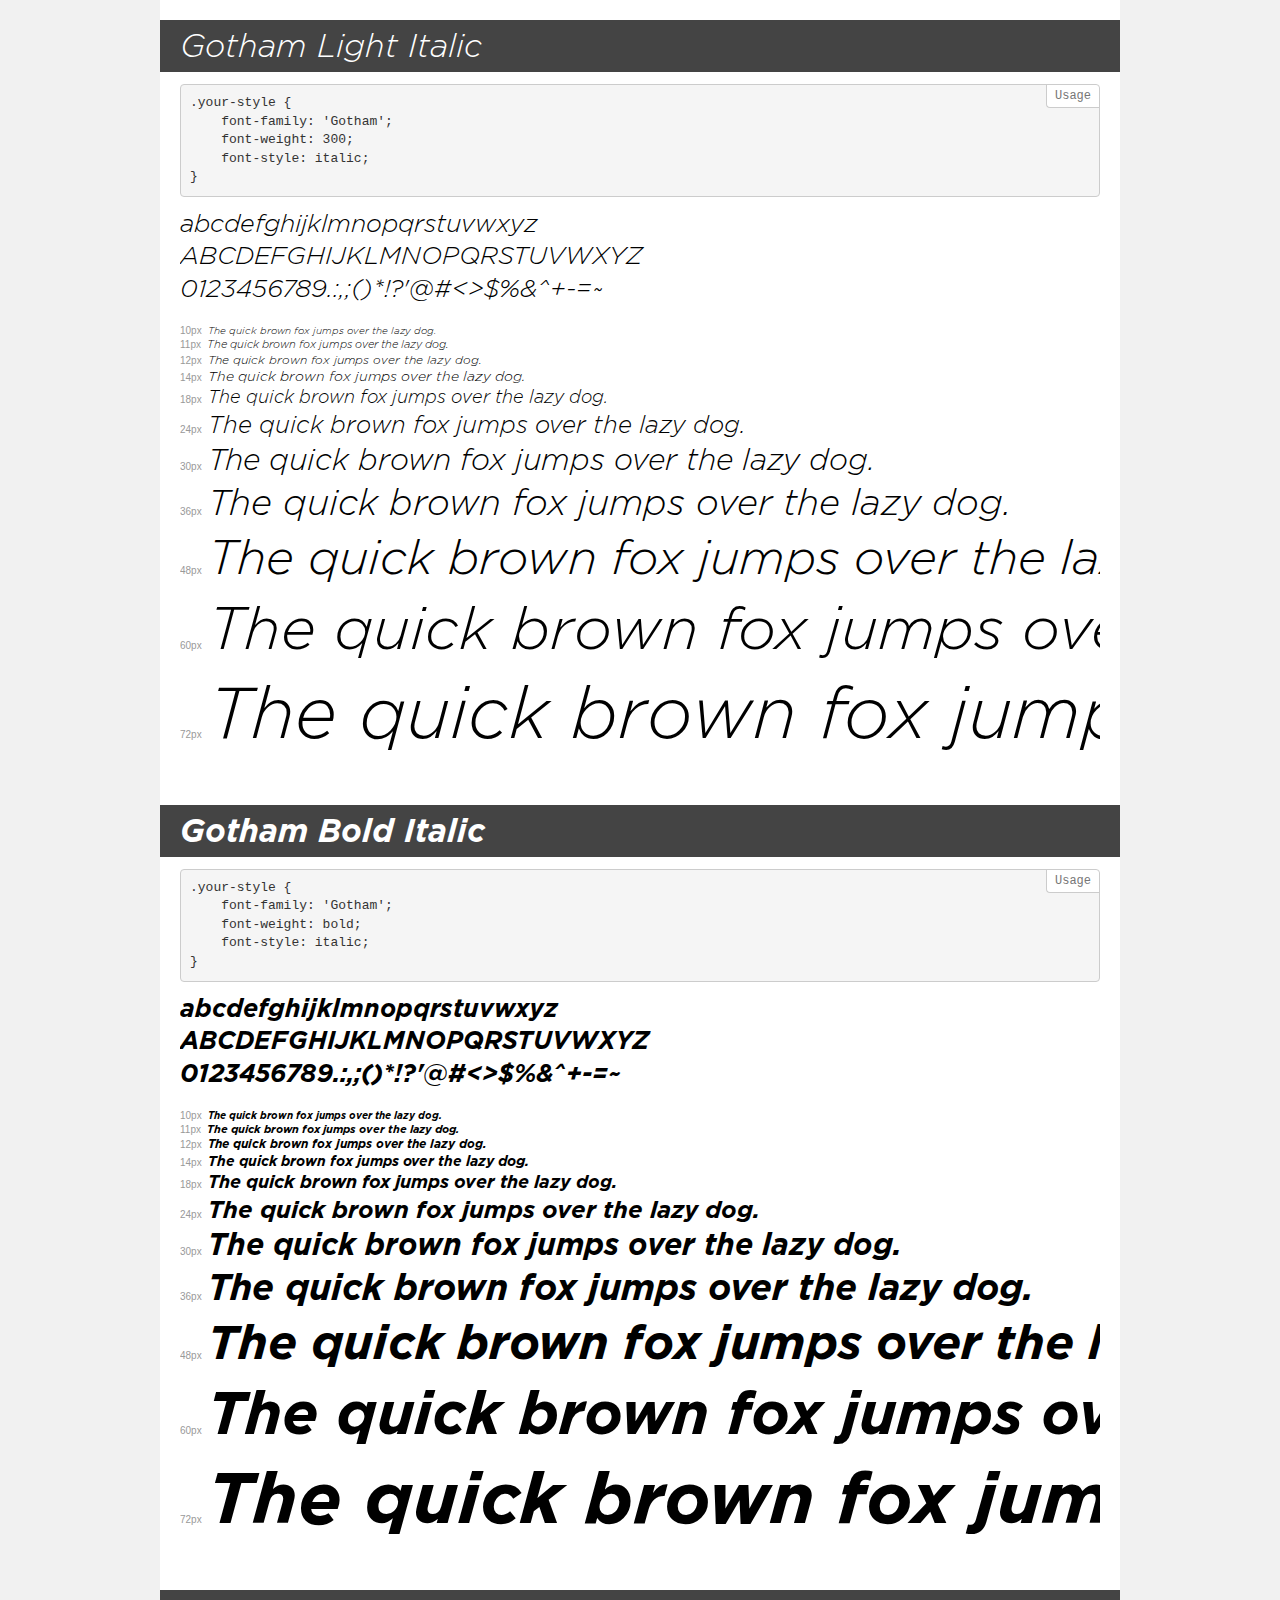
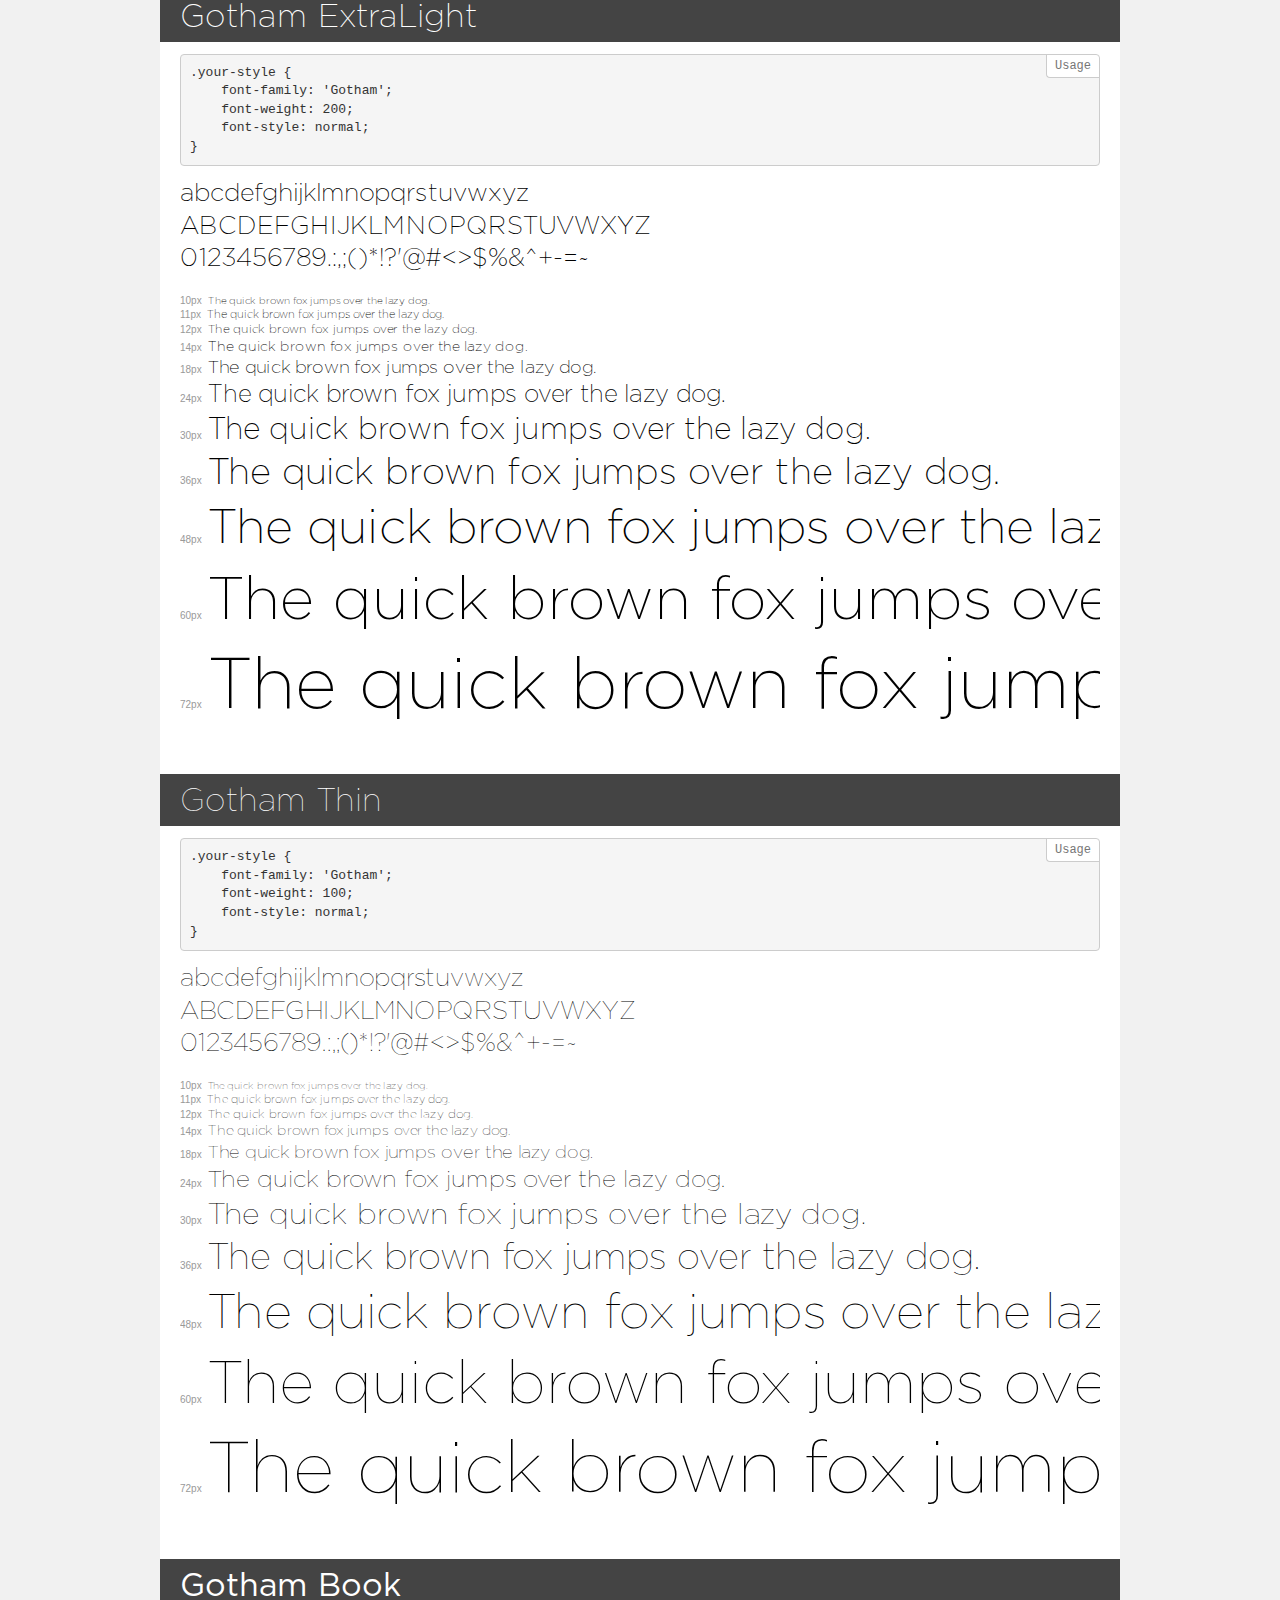
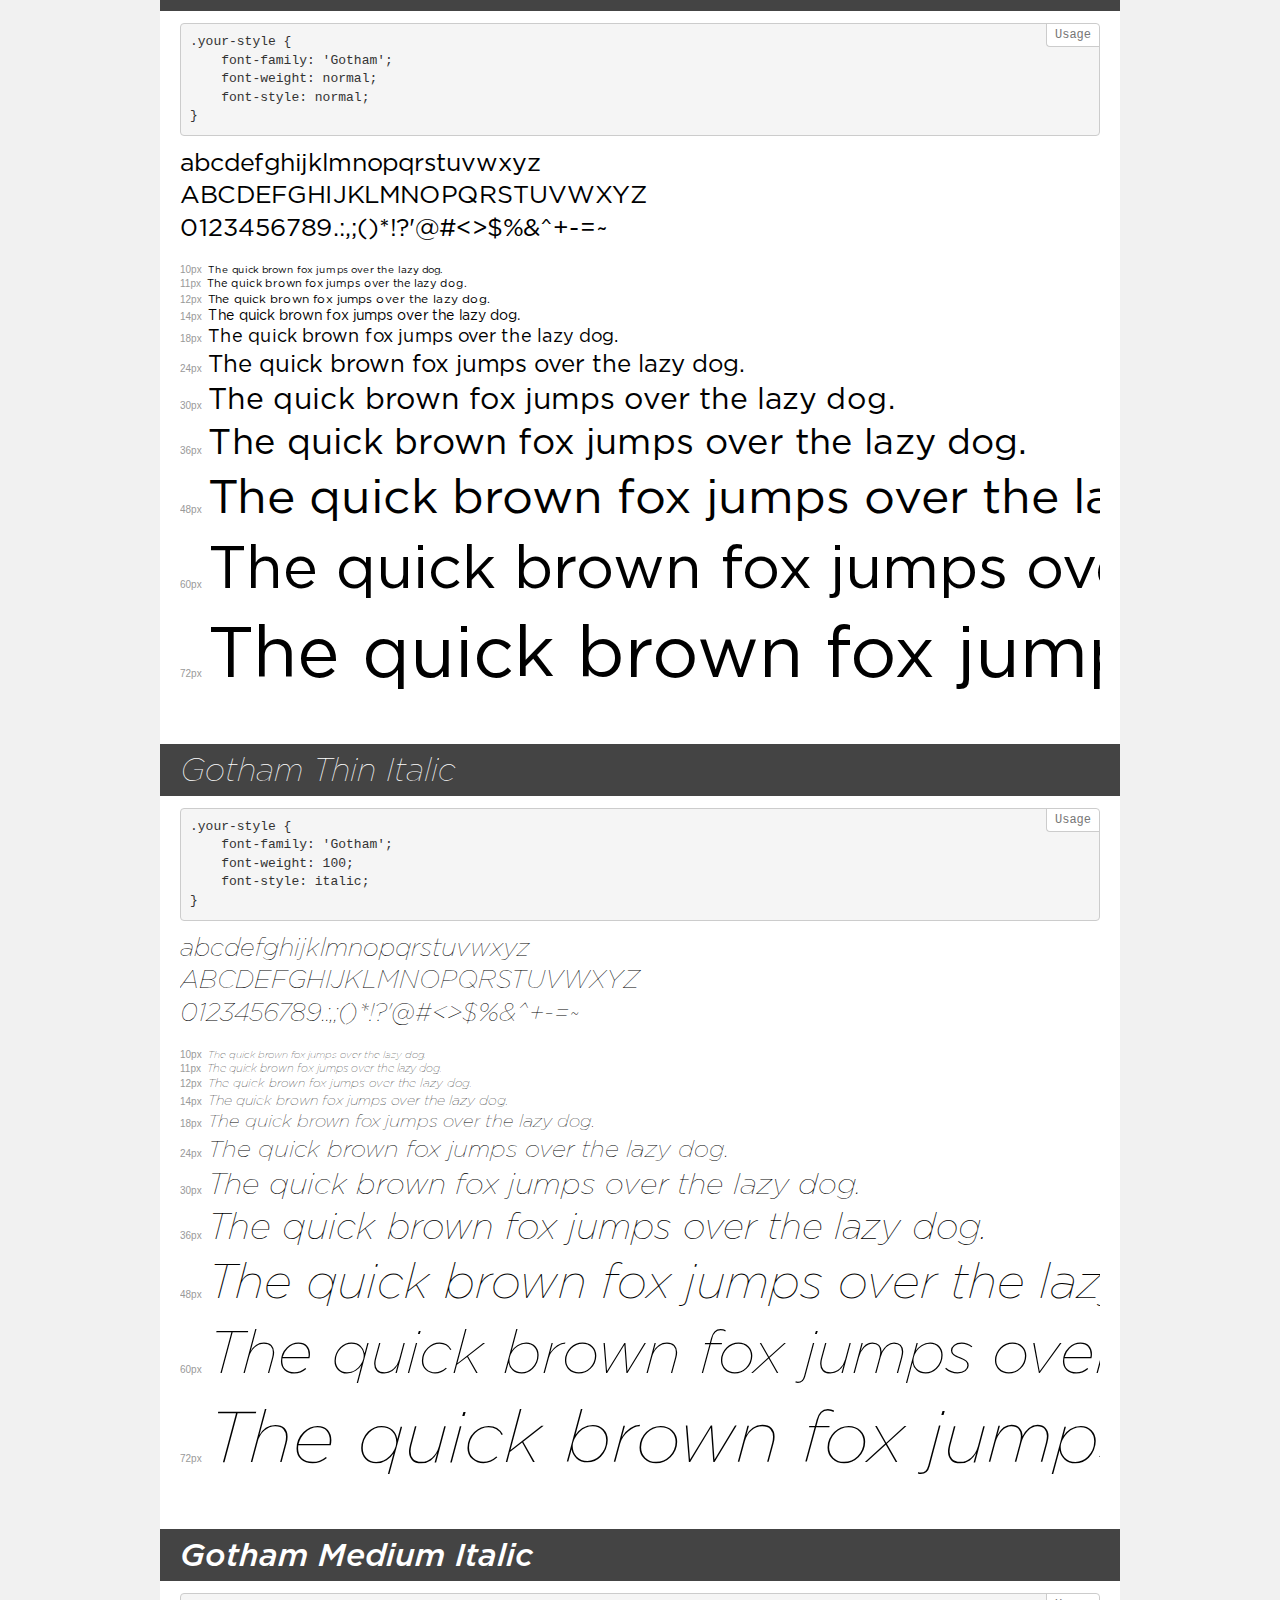
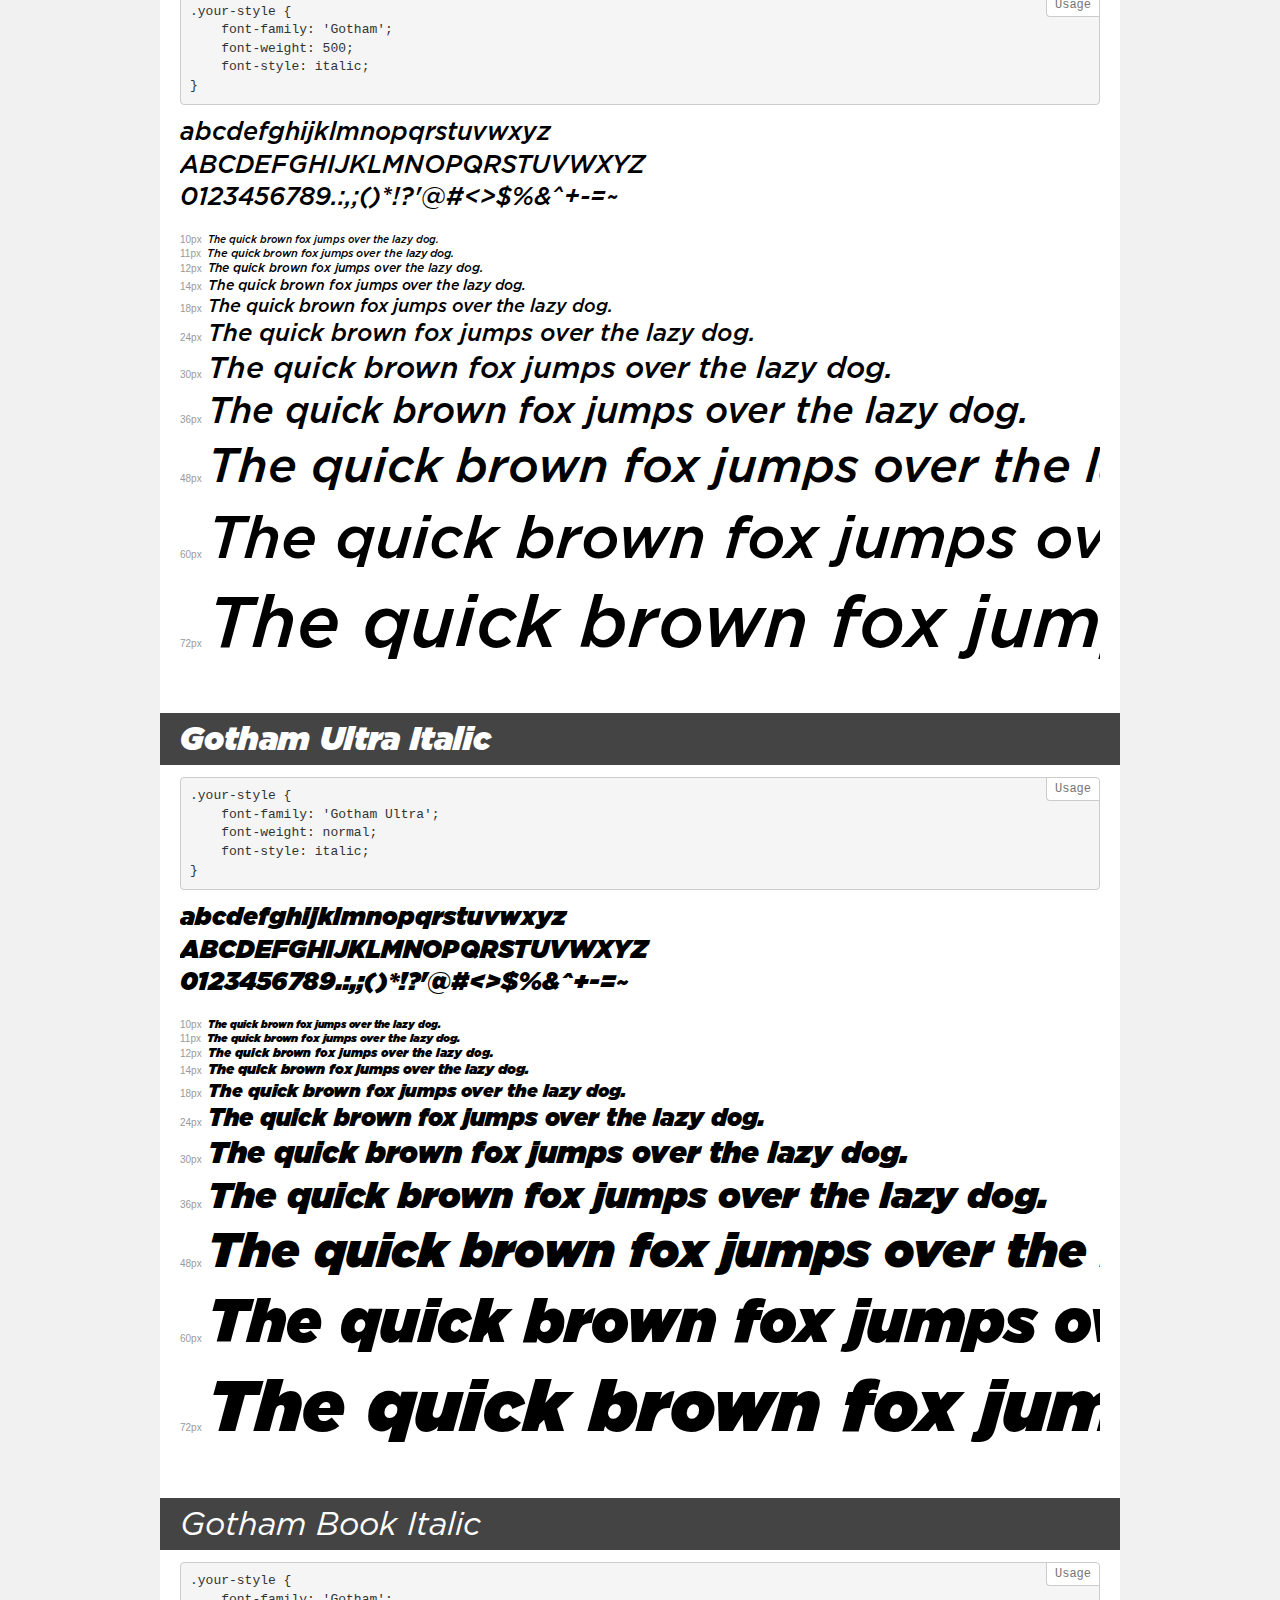
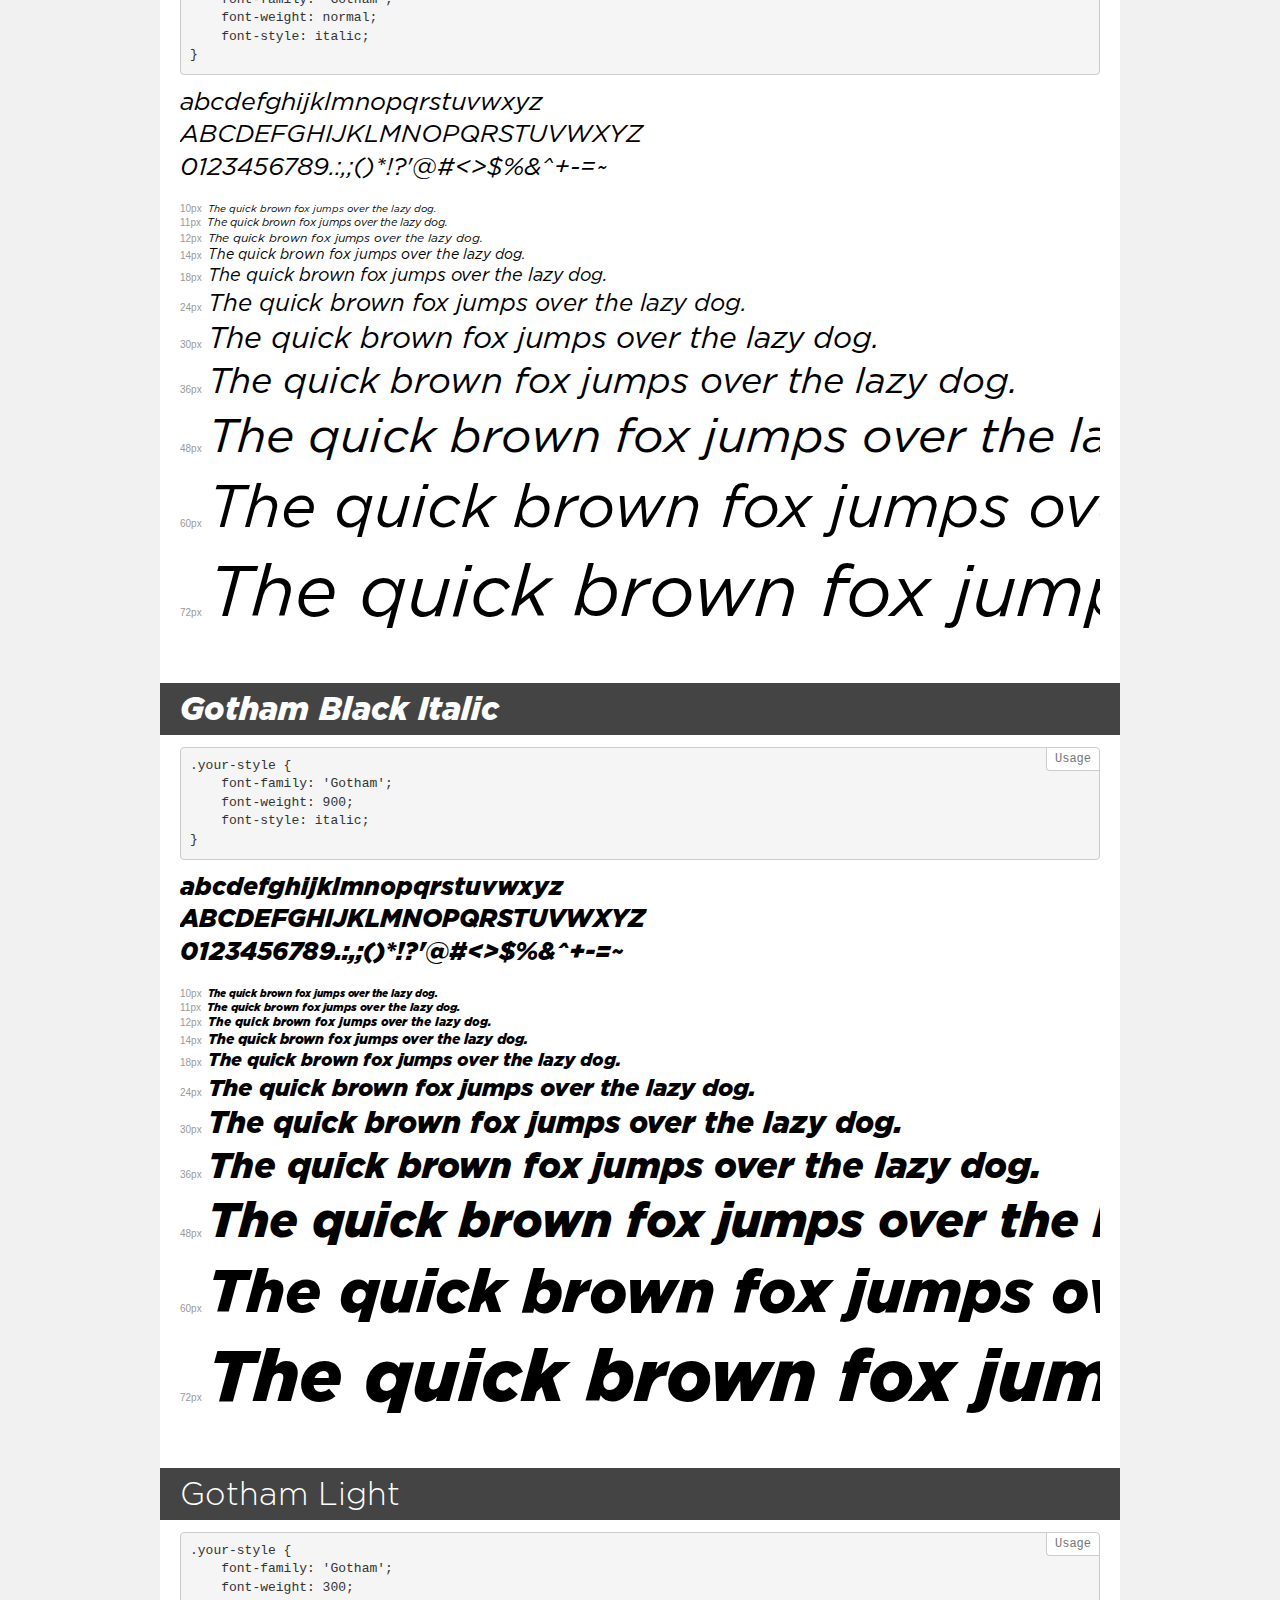
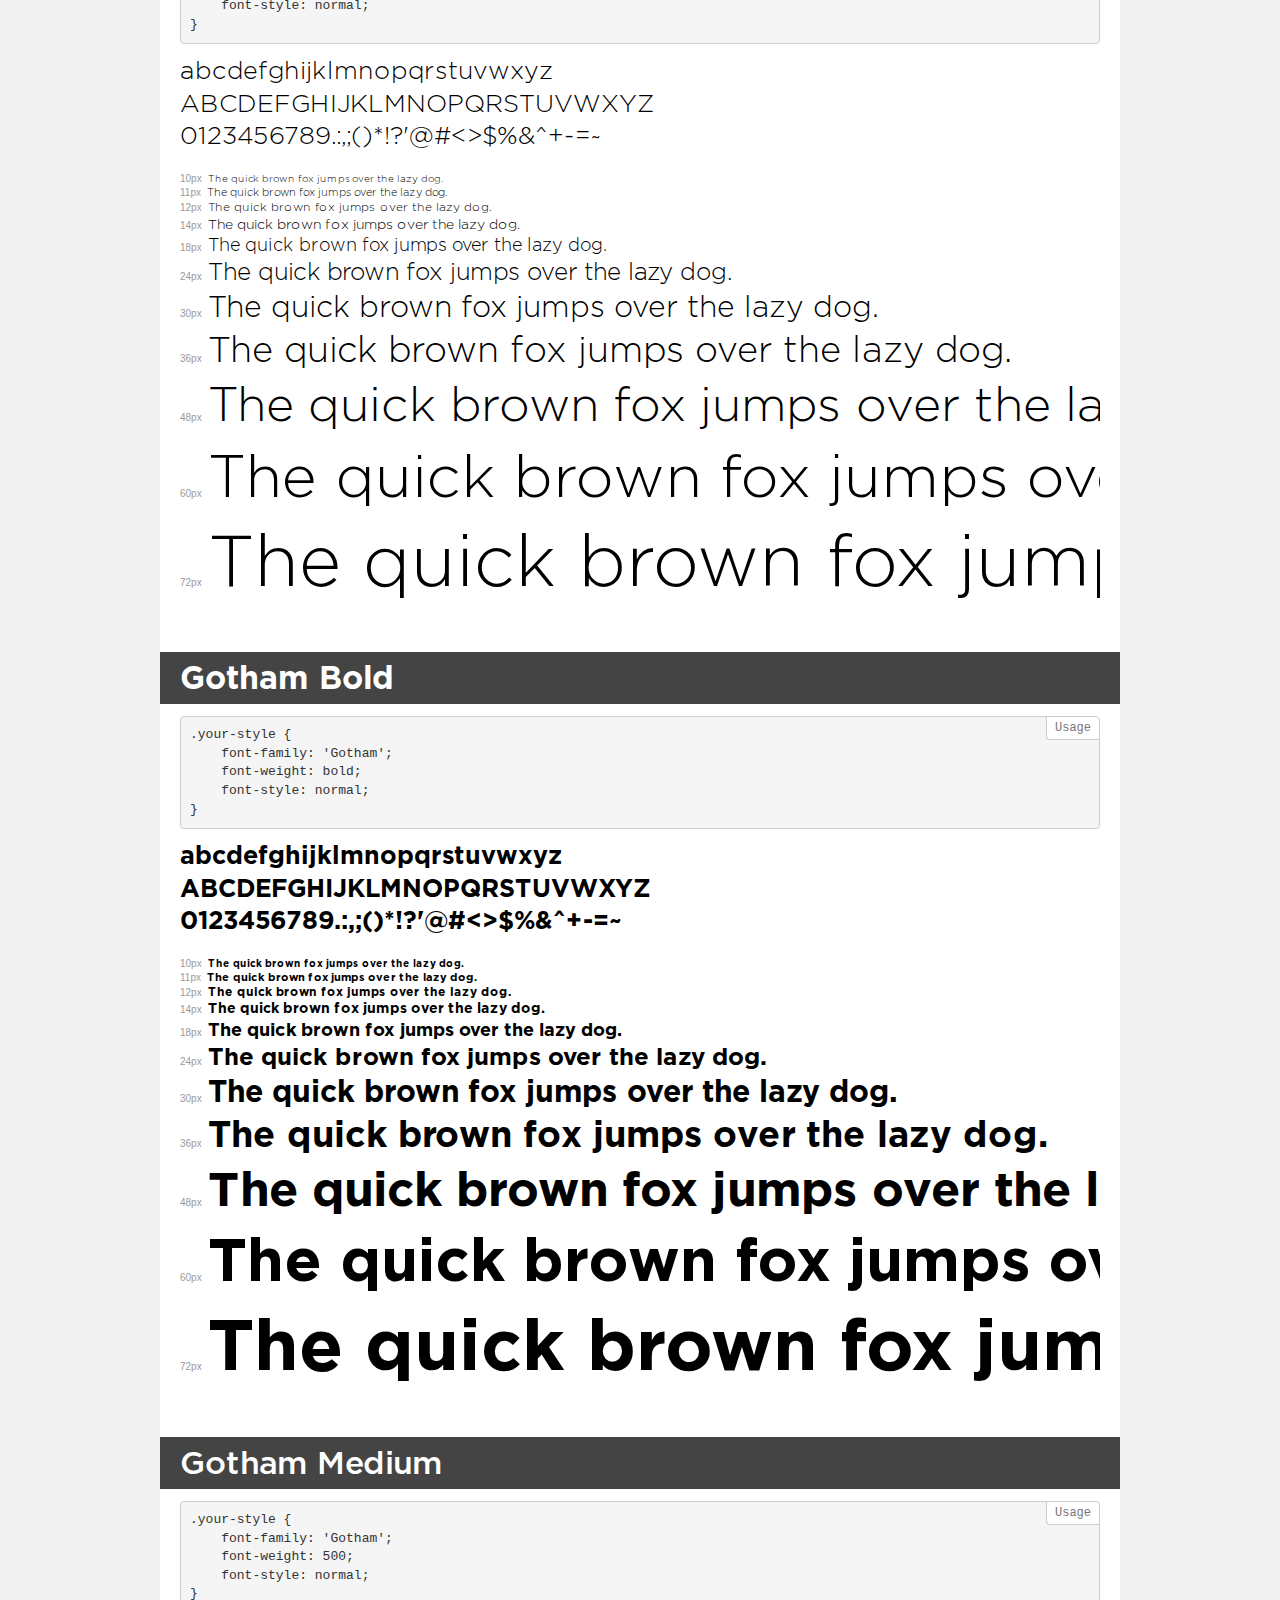
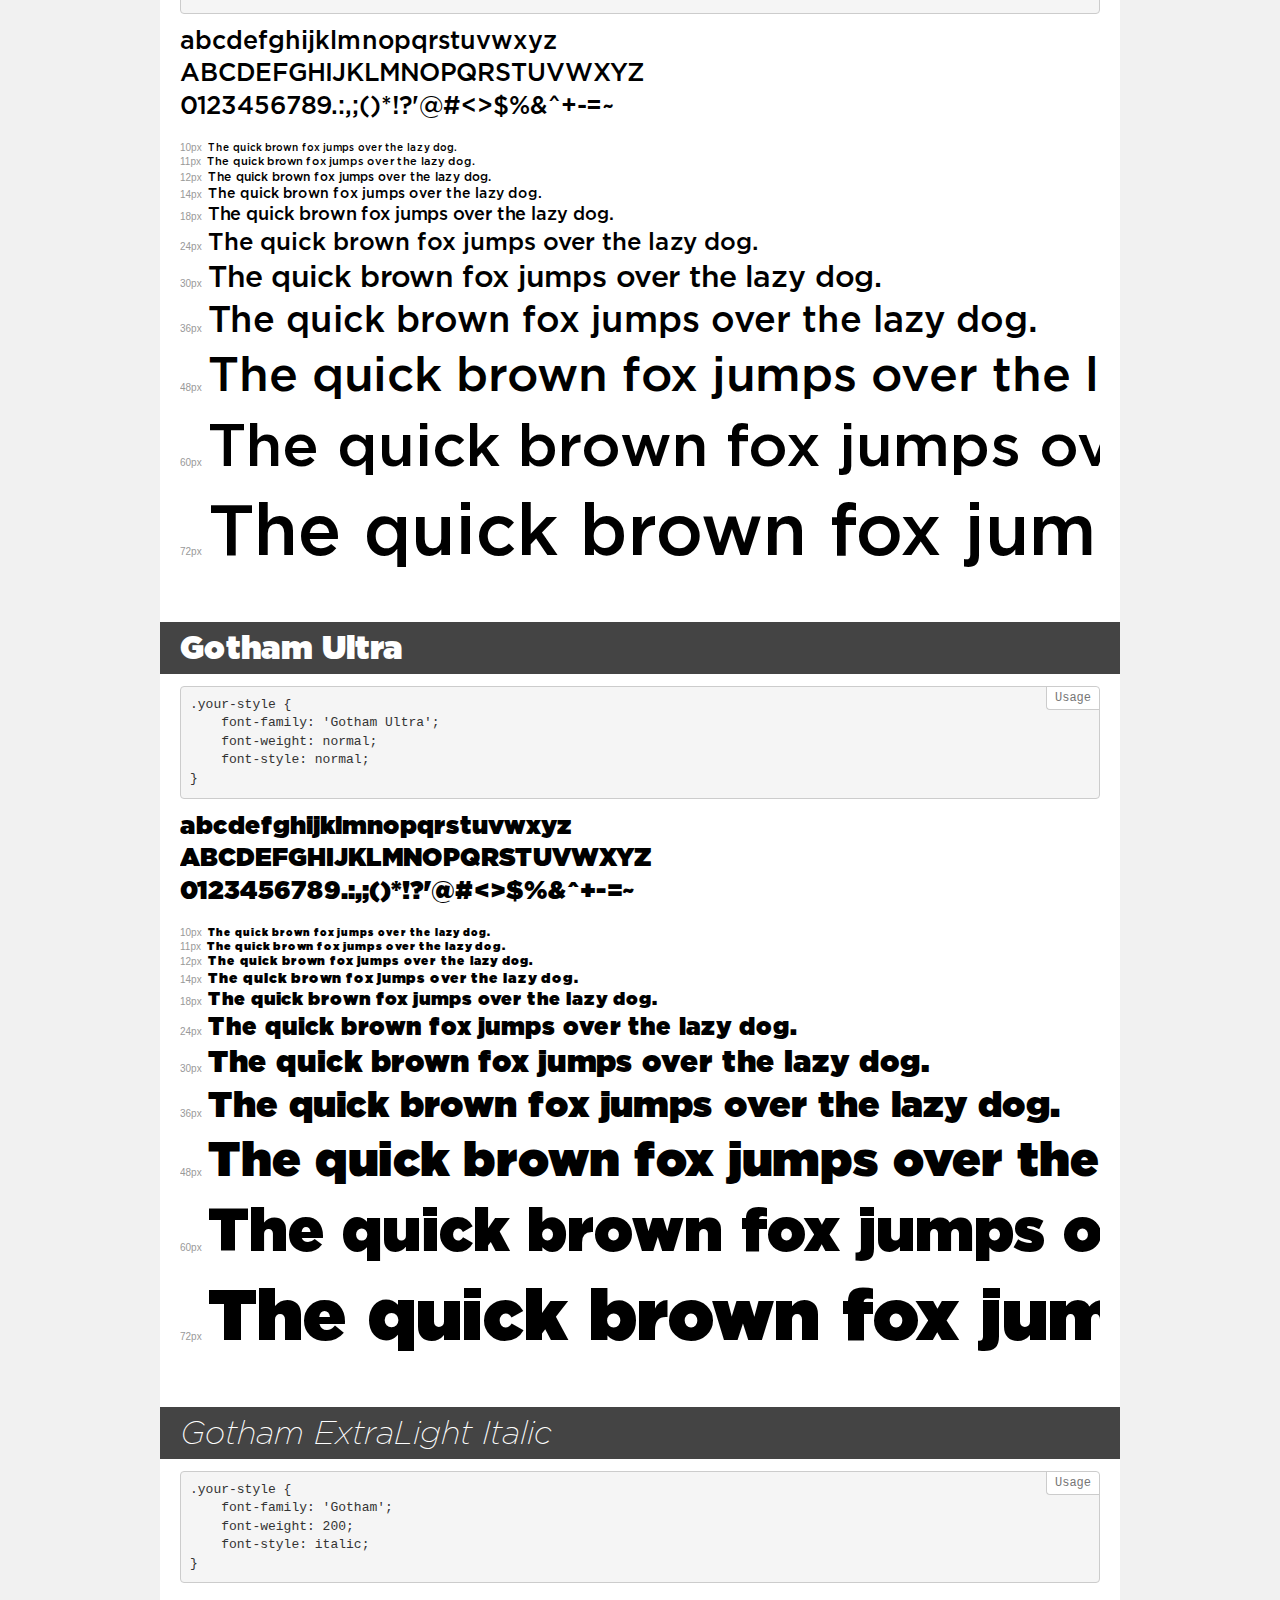
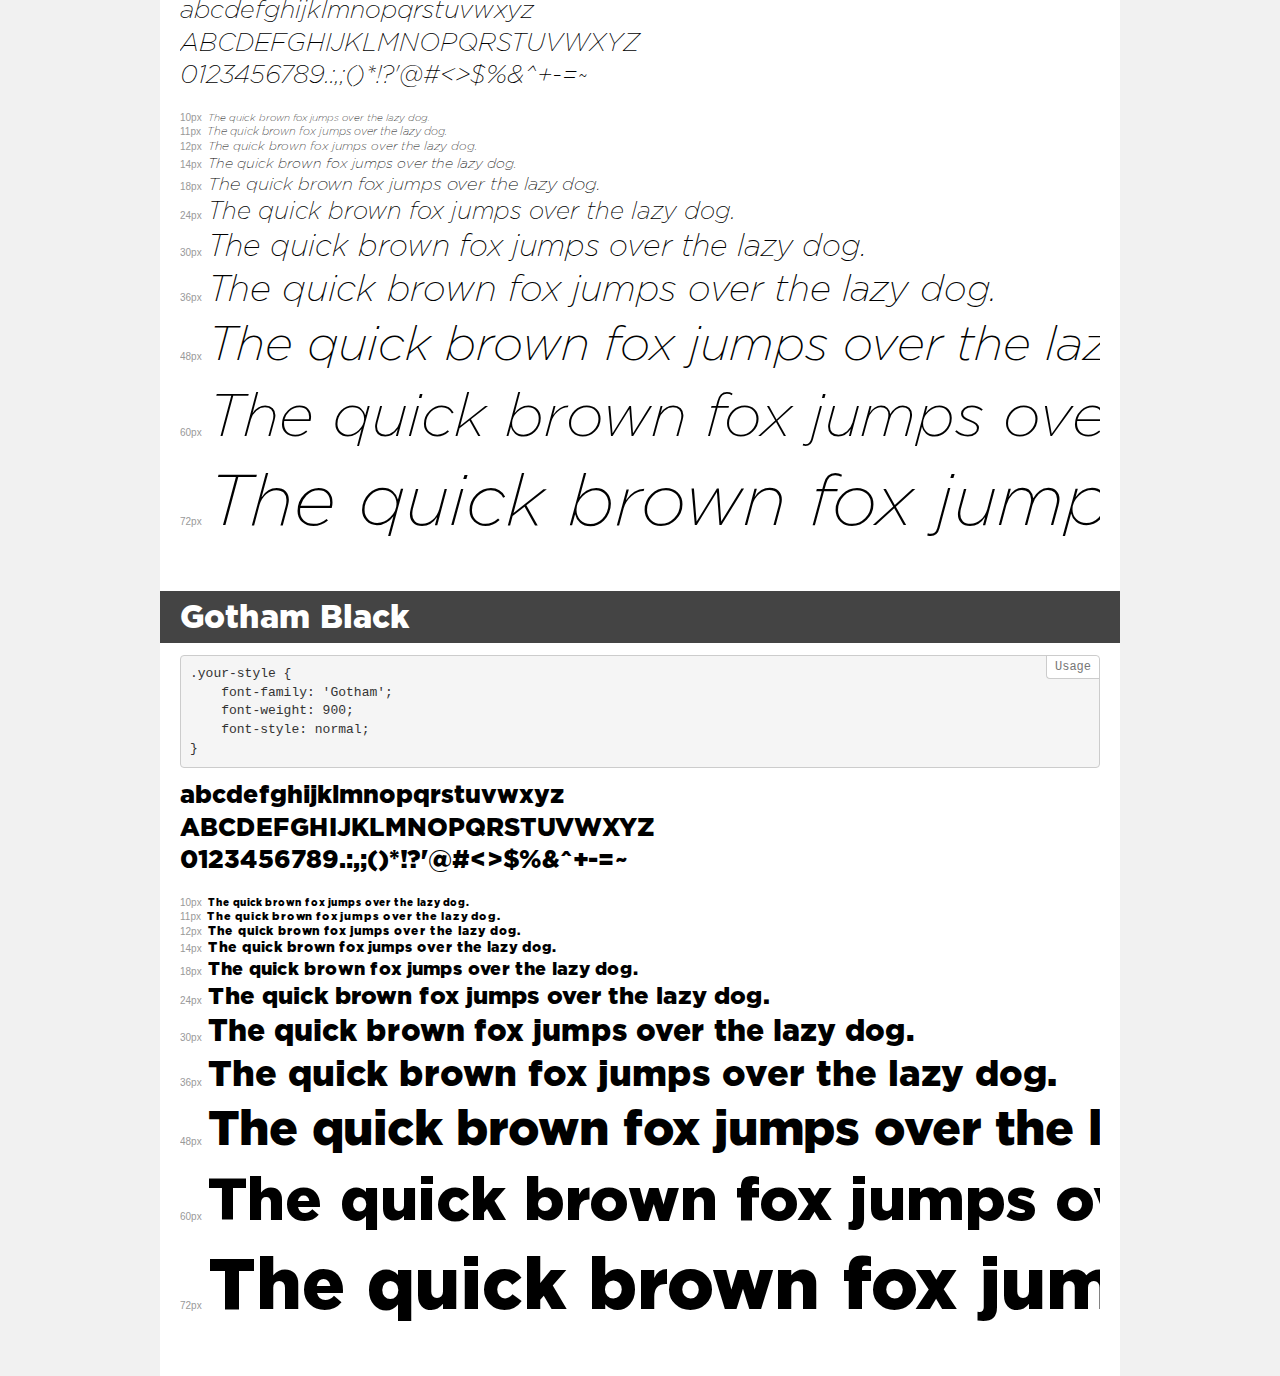
<file: fonts/Gotham/demo.html>
<!DOCTYPE html>
<html>
<head>
    <meta charset="utf-8">
    <meta http-equiv="X-UA-Compatible" content="IE=edge">
    <meta name="viewport" content="width=device-width, initial-scale=1">
    <meta name="robots" content="noindex, noarchive">
    <meta name="format-detection" content="telephone=no">
    <title>Transfonter demo</title>
    <link href="stylesheet.css" rel="stylesheet">
    <style>
        /*
        http://meyerweb.com/eric/tools/css/reset/
        v2.0 | 20110126
        License: none (public domain)
        */
        html, body, div, span, applet, object, iframe,
        h1, h2, h3, h4, h5, h6, p, blockquote, pre,
        a, abbr, acronym, address, big, cite, code,
        del, dfn, em, img, ins, kbd, q, s, samp,
        small, strike, strong, sub, sup, tt, var,
        b, u, i, center,
        dl, dt, dd, ol, ul, li,
        fieldset, form, label, legend,
        table, caption, tbody, tfoot, thead, tr, th, td,
        article, aside, canvas, details, embed,
        figure, figcaption, footer, header, hgroup,
        menu, nav, output, ruby, section, summary,
        time, mark, audio, video {
            margin: 0;
            padding: 0;
            border: 0;
            font-size: 100%;
            font: inherit;
            vertical-align: baseline;
        }
        /* HTML5 display-role reset for older browsers */
        article, aside, details, figcaption, figure,
        footer, header, hgroup, menu, nav, section {
            display: block;
        }
        body {
            line-height: 1;
        }
        ol, ul {
            list-style: none;
        }
        blockquote, q {
            quotes: none;
        }
        blockquote:before, blockquote:after,
        q:before, q:after {
            content: '';
            content: none;
        }
        table {
            border-collapse: collapse;
            border-spacing: 0;
        }
        /* common styles */
        body {
            background: #f1f1f1;
            color: #000;
        }
        .page {
            background: #fff;
            width: 920px;
            margin: 0 auto;
            padding: 20px 20px 0 20px;
            overflow: hidden;
        }
        .font-container {
            overflow-x: auto;
            overflow-y: hidden;
            margin-bottom: 40px;
            line-height: 1.3;
            white-space: nowrap;
            padding-bottom: 5px;
        }
        h1 {
            position: relative;
            background: #444;
            font-size: 32px;
            color: #fff;
            padding: 10px 20px;
            margin: 0 -20px 12px -20px;
        }
        .letters {
            font-size: 25px;
            margin-bottom: 20px;
        }
        .s10:before {
            content: '10px';
        }
        .s11:before {
            content: '11px';
        }
        .s12:before {
            content: '12px';
        }
        .s14:before {
            content: '14px';
        }
        .s18:before {
            content: '18px';
        }
        .s24:before {
            content: '24px';
        }
        .s30:before {
            content: '30px';
        }
        .s36:before {
            content: '36px';
        }
        .s48:before {
            content: '48px';
        }
        .s60:before {
            content: '60px';
        }
        .s72:before {
            content: '72px';
        }
        .s10:before, .s11:before, .s12:before, .s14:before,
        .s18:before, .s24:before, .s30:before, .s36:before,
        .s48:before, .s60:before, .s72:before {
            font-family: Arial, sans-serif;
            font-size: 10px;
            font-weight: normal;
            font-style: normal;
            color: #999;
            padding-right: 6px;
        }
        pre {
            display: block;
            position: relative;
            padding: 9px;
            margin: 0 0 10px;
            font-family: Monaco, Menlo, Consolas, "Courier New", monospace !important;
            font-size: 13px;
            line-height: 1.428571429;
            color: #333;
            font-weight: normal !important;
            font-style: normal !important;
            background-color: #f5f5f5;
            border: 1px solid #ccc;
            overflow-x: auto;
            border-radius: 4px;
        }
        pre:after {
            display: block;
            position: absolute;
            right: 0;
            top: 0;
            content: 'Usage';
            line-height: 1;
            padding: 5px 8px;
            font-size: 12px;
            color: #767676;
            background-color: #fff;
            border: 1px solid #ccc;
            border-right: none;
            border-top: none;
            border-radius: 0 4px 0 4px;
            z-index: 10;
        }
        /* responsive */
        @media (max-width: 959px) {
            .page {
                width: auto;
                margin: 0;
            }
        }
    </style>
</head>
<body>
<div class="page">
    <div class="demo" style="font-family: 'Gotham'; font-weight: 300; font-style: italic;">
        <h1>Gotham Light Italic</h1>
        <pre>.your-style {
    font-family: 'Gotham';
    font-weight: 300;
    font-style: italic;
}</pre>
        <div class="font-container">
            <p class="letters">
                abcdefghijklmnopqrstuvwxyz<br>
ABCDEFGHIJKLMNOPQRSTUVWXYZ<br>
                0123456789.:,;()*!?'@#<>$%&^+-=~
            </p>
            <p class="s10" style="font-size: 10px;">The quick brown fox jumps over the lazy dog.</p>
            <p class="s11" style="font-size: 11px;">The quick brown fox jumps over the lazy dog.</p>
            <p class="s12" style="font-size: 12px;">The quick brown fox jumps over the lazy dog.</p>
            <p class="s14" style="font-size: 14px;">The quick brown fox jumps over the lazy dog.</p>
            <p class="s18" style="font-size: 18px;">The quick brown fox jumps over the lazy dog.</p>
            <p class="s24" style="font-size: 24px;">The quick brown fox jumps over the lazy dog.</p>
            <p class="s30" style="font-size: 30px;">The quick brown fox jumps over the lazy dog.</p>
            <p class="s36" style="font-size: 36px;">The quick brown fox jumps over the lazy dog.</p>
            <p class="s48" style="font-size: 48px;">The quick brown fox jumps over the lazy dog.</p>
            <p class="s60" style="font-size: 60px;">The quick brown fox jumps over the lazy dog.</p>
            <p class="s72" style="font-size: 72px;">The quick brown fox jumps over the lazy dog.</p>
        </div>
    </div>
    <div class="demo" style="font-family: 'Gotham'; font-weight: bold; font-style: italic;">
        <h1>Gotham Bold Italic</h1>
        <pre>.your-style {
    font-family: 'Gotham';
    font-weight: bold;
    font-style: italic;
}</pre>
        <div class="font-container">
            <p class="letters">
                abcdefghijklmnopqrstuvwxyz<br>
ABCDEFGHIJKLMNOPQRSTUVWXYZ<br>
                0123456789.:,;()*!?'@#<>$%&^+-=~
            </p>
            <p class="s10" style="font-size: 10px;">The quick brown fox jumps over the lazy dog.</p>
            <p class="s11" style="font-size: 11px;">The quick brown fox jumps over the lazy dog.</p>
            <p class="s12" style="font-size: 12px;">The quick brown fox jumps over the lazy dog.</p>
            <p class="s14" style="font-size: 14px;">The quick brown fox jumps over the lazy dog.</p>
            <p class="s18" style="font-size: 18px;">The quick brown fox jumps over the lazy dog.</p>
            <p class="s24" style="font-size: 24px;">The quick brown fox jumps over the lazy dog.</p>
            <p class="s30" style="font-size: 30px;">The quick brown fox jumps over the lazy dog.</p>
            <p class="s36" style="font-size: 36px;">The quick brown fox jumps over the lazy dog.</p>
            <p class="s48" style="font-size: 48px;">The quick brown fox jumps over the lazy dog.</p>
            <p class="s60" style="font-size: 60px;">The quick brown fox jumps over the lazy dog.</p>
            <p class="s72" style="font-size: 72px;">The quick brown fox jumps over the lazy dog.</p>
        </div>
    </div>
    <div class="demo" style="font-family: 'Gotham'; font-weight: 200; font-style: normal;">
        <h1>Gotham ExtraLight</h1>
        <pre>.your-style {
    font-family: 'Gotham';
    font-weight: 200;
    font-style: normal;
}</pre>
        <div class="font-container">
            <p class="letters">
                abcdefghijklmnopqrstuvwxyz<br>
ABCDEFGHIJKLMNOPQRSTUVWXYZ<br>
                0123456789.:,;()*!?'@#<>$%&^+-=~
            </p>
            <p class="s10" style="font-size: 10px;">The quick brown fox jumps over the lazy dog.</p>
            <p class="s11" style="font-size: 11px;">The quick brown fox jumps over the lazy dog.</p>
            <p class="s12" style="font-size: 12px;">The quick brown fox jumps over the lazy dog.</p>
            <p class="s14" style="font-size: 14px;">The quick brown fox jumps over the lazy dog.</p>
            <p class="s18" style="font-size: 18px;">The quick brown fox jumps over the lazy dog.</p>
            <p class="s24" style="font-size: 24px;">The quick brown fox jumps over the lazy dog.</p>
            <p class="s30" style="font-size: 30px;">The quick brown fox jumps over the lazy dog.</p>
            <p class="s36" style="font-size: 36px;">The quick brown fox jumps over the lazy dog.</p>
            <p class="s48" style="font-size: 48px;">The quick brown fox jumps over the lazy dog.</p>
            <p class="s60" style="font-size: 60px;">The quick brown fox jumps over the lazy dog.</p>
            <p class="s72" style="font-size: 72px;">The quick brown fox jumps over the lazy dog.</p>
        </div>
    </div>
    <div class="demo" style="font-family: 'Gotham'; font-weight: 100; font-style: normal;">
        <h1>Gotham Thin</h1>
        <pre>.your-style {
    font-family: 'Gotham';
    font-weight: 100;
    font-style: normal;
}</pre>
        <div class="font-container">
            <p class="letters">
                abcdefghijklmnopqrstuvwxyz<br>
ABCDEFGHIJKLMNOPQRSTUVWXYZ<br>
                0123456789.:,;()*!?'@#<>$%&^+-=~
            </p>
            <p class="s10" style="font-size: 10px;">The quick brown fox jumps over the lazy dog.</p>
            <p class="s11" style="font-size: 11px;">The quick brown fox jumps over the lazy dog.</p>
            <p class="s12" style="font-size: 12px;">The quick brown fox jumps over the lazy dog.</p>
            <p class="s14" style="font-size: 14px;">The quick brown fox jumps over the lazy dog.</p>
            <p class="s18" style="font-size: 18px;">The quick brown fox jumps over the lazy dog.</p>
            <p class="s24" style="font-size: 24px;">The quick brown fox jumps over the lazy dog.</p>
            <p class="s30" style="font-size: 30px;">The quick brown fox jumps over the lazy dog.</p>
            <p class="s36" style="font-size: 36px;">The quick brown fox jumps over the lazy dog.</p>
            <p class="s48" style="font-size: 48px;">The quick brown fox jumps over the lazy dog.</p>
            <p class="s60" style="font-size: 60px;">The quick brown fox jumps over the lazy dog.</p>
            <p class="s72" style="font-size: 72px;">The quick brown fox jumps over the lazy dog.</p>
        </div>
    </div>
    <div class="demo" style="font-family: 'Gotham'; font-weight: normal; font-style: normal;">
        <h1>Gotham Book</h1>
        <pre>.your-style {
    font-family: 'Gotham';
    font-weight: normal;
    font-style: normal;
}</pre>
        <div class="font-container">
            <p class="letters">
                abcdefghijklmnopqrstuvwxyz<br>
ABCDEFGHIJKLMNOPQRSTUVWXYZ<br>
                0123456789.:,;()*!?'@#<>$%&^+-=~
            </p>
            <p class="s10" style="font-size: 10px;">The quick brown fox jumps over the lazy dog.</p>
            <p class="s11" style="font-size: 11px;">The quick brown fox jumps over the lazy dog.</p>
            <p class="s12" style="font-size: 12px;">The quick brown fox jumps over the lazy dog.</p>
            <p class="s14" style="font-size: 14px;">The quick brown fox jumps over the lazy dog.</p>
            <p class="s18" style="font-size: 18px;">The quick brown fox jumps over the lazy dog.</p>
            <p class="s24" style="font-size: 24px;">The quick brown fox jumps over the lazy dog.</p>
            <p class="s30" style="font-size: 30px;">The quick brown fox jumps over the lazy dog.</p>
            <p class="s36" style="font-size: 36px;">The quick brown fox jumps over the lazy dog.</p>
            <p class="s48" style="font-size: 48px;">The quick brown fox jumps over the lazy dog.</p>
            <p class="s60" style="font-size: 60px;">The quick brown fox jumps over the lazy dog.</p>
            <p class="s72" style="font-size: 72px;">The quick brown fox jumps over the lazy dog.</p>
        </div>
    </div>
    <div class="demo" style="font-family: 'Gotham'; font-weight: 100; font-style: italic;">
        <h1>Gotham Thin Italic</h1>
        <pre>.your-style {
    font-family: 'Gotham';
    font-weight: 100;
    font-style: italic;
}</pre>
        <div class="font-container">
            <p class="letters">
                abcdefghijklmnopqrstuvwxyz<br>
ABCDEFGHIJKLMNOPQRSTUVWXYZ<br>
                0123456789.:,;()*!?'@#<>$%&^+-=~
            </p>
            <p class="s10" style="font-size: 10px;">The quick brown fox jumps over the lazy dog.</p>
            <p class="s11" style="font-size: 11px;">The quick brown fox jumps over the lazy dog.</p>
            <p class="s12" style="font-size: 12px;">The quick brown fox jumps over the lazy dog.</p>
            <p class="s14" style="font-size: 14px;">The quick brown fox jumps over the lazy dog.</p>
            <p class="s18" style="font-size: 18px;">The quick brown fox jumps over the lazy dog.</p>
            <p class="s24" style="font-size: 24px;">The quick brown fox jumps over the lazy dog.</p>
            <p class="s30" style="font-size: 30px;">The quick brown fox jumps over the lazy dog.</p>
            <p class="s36" style="font-size: 36px;">The quick brown fox jumps over the lazy dog.</p>
            <p class="s48" style="font-size: 48px;">The quick brown fox jumps over the lazy dog.</p>
            <p class="s60" style="font-size: 60px;">The quick brown fox jumps over the lazy dog.</p>
            <p class="s72" style="font-size: 72px;">The quick brown fox jumps over the lazy dog.</p>
        </div>
    </div>
    <div class="demo" style="font-family: 'Gotham'; font-weight: 500; font-style: italic;">
        <h1>Gotham Medium Italic</h1>
        <pre>.your-style {
    font-family: 'Gotham';
    font-weight: 500;
    font-style: italic;
}</pre>
        <div class="font-container">
            <p class="letters">
                abcdefghijklmnopqrstuvwxyz<br>
ABCDEFGHIJKLMNOPQRSTUVWXYZ<br>
                0123456789.:,;()*!?'@#<>$%&^+-=~
            </p>
            <p class="s10" style="font-size: 10px;">The quick brown fox jumps over the lazy dog.</p>
            <p class="s11" style="font-size: 11px;">The quick brown fox jumps over the lazy dog.</p>
            <p class="s12" style="font-size: 12px;">The quick brown fox jumps over the lazy dog.</p>
            <p class="s14" style="font-size: 14px;">The quick brown fox jumps over the lazy dog.</p>
            <p class="s18" style="font-size: 18px;">The quick brown fox jumps over the lazy dog.</p>
            <p class="s24" style="font-size: 24px;">The quick brown fox jumps over the lazy dog.</p>
            <p class="s30" style="font-size: 30px;">The quick brown fox jumps over the lazy dog.</p>
            <p class="s36" style="font-size: 36px;">The quick brown fox jumps over the lazy dog.</p>
            <p class="s48" style="font-size: 48px;">The quick brown fox jumps over the lazy dog.</p>
            <p class="s60" style="font-size: 60px;">The quick brown fox jumps over the lazy dog.</p>
            <p class="s72" style="font-size: 72px;">The quick brown fox jumps over the lazy dog.</p>
        </div>
    </div>
    <div class="demo" style="font-family: 'Gotham Ultra'; font-weight: normal; font-style: italic;">
        <h1>Gotham Ultra Italic</h1>
        <pre>.your-style {
    font-family: 'Gotham Ultra';
    font-weight: normal;
    font-style: italic;
}</pre>
        <div class="font-container">
            <p class="letters">
                abcdefghijklmnopqrstuvwxyz<br>
ABCDEFGHIJKLMNOPQRSTUVWXYZ<br>
                0123456789.:,;()*!?'@#<>$%&^+-=~
            </p>
            <p class="s10" style="font-size: 10px;">The quick brown fox jumps over the lazy dog.</p>
            <p class="s11" style="font-size: 11px;">The quick brown fox jumps over the lazy dog.</p>
            <p class="s12" style="font-size: 12px;">The quick brown fox jumps over the lazy dog.</p>
            <p class="s14" style="font-size: 14px;">The quick brown fox jumps over the lazy dog.</p>
            <p class="s18" style="font-size: 18px;">The quick brown fox jumps over the lazy dog.</p>
            <p class="s24" style="font-size: 24px;">The quick brown fox jumps over the lazy dog.</p>
            <p class="s30" style="font-size: 30px;">The quick brown fox jumps over the lazy dog.</p>
            <p class="s36" style="font-size: 36px;">The quick brown fox jumps over the lazy dog.</p>
            <p class="s48" style="font-size: 48px;">The quick brown fox jumps over the lazy dog.</p>
            <p class="s60" style="font-size: 60px;">The quick brown fox jumps over the lazy dog.</p>
            <p class="s72" style="font-size: 72px;">The quick brown fox jumps over the lazy dog.</p>
        </div>
    </div>
    <div class="demo" style="font-family: 'Gotham'; font-weight: normal; font-style: italic;">
        <h1>Gotham Book Italic</h1>
        <pre>.your-style {
    font-family: 'Gotham';
    font-weight: normal;
    font-style: italic;
}</pre>
        <div class="font-container">
            <p class="letters">
                abcdefghijklmnopqrstuvwxyz<br>
ABCDEFGHIJKLMNOPQRSTUVWXYZ<br>
                0123456789.:,;()*!?'@#<>$%&^+-=~
            </p>
            <p class="s10" style="font-size: 10px;">The quick brown fox jumps over the lazy dog.</p>
            <p class="s11" style="font-size: 11px;">The quick brown fox jumps over the lazy dog.</p>
            <p class="s12" style="font-size: 12px;">The quick brown fox jumps over the lazy dog.</p>
            <p class="s14" style="font-size: 14px;">The quick brown fox jumps over the lazy dog.</p>
            <p class="s18" style="font-size: 18px;">The quick brown fox jumps over the lazy dog.</p>
            <p class="s24" style="font-size: 24px;">The quick brown fox jumps over the lazy dog.</p>
            <p class="s30" style="font-size: 30px;">The quick brown fox jumps over the lazy dog.</p>
            <p class="s36" style="font-size: 36px;">The quick brown fox jumps over the lazy dog.</p>
            <p class="s48" style="font-size: 48px;">The quick brown fox jumps over the lazy dog.</p>
            <p class="s60" style="font-size: 60px;">The quick brown fox jumps over the lazy dog.</p>
            <p class="s72" style="font-size: 72px;">The quick brown fox jumps over the lazy dog.</p>
        </div>
    </div>
    <div class="demo" style="font-family: 'Gotham'; font-weight: 900; font-style: italic;">
        <h1>Gotham Black Italic</h1>
        <pre>.your-style {
    font-family: 'Gotham';
    font-weight: 900;
    font-style: italic;
}</pre>
        <div class="font-container">
            <p class="letters">
                abcdefghijklmnopqrstuvwxyz<br>
ABCDEFGHIJKLMNOPQRSTUVWXYZ<br>
                0123456789.:,;()*!?'@#<>$%&^+-=~
            </p>
            <p class="s10" style="font-size: 10px;">The quick brown fox jumps over the lazy dog.</p>
            <p class="s11" style="font-size: 11px;">The quick brown fox jumps over the lazy dog.</p>
            <p class="s12" style="font-size: 12px;">The quick brown fox jumps over the lazy dog.</p>
            <p class="s14" style="font-size: 14px;">The quick brown fox jumps over the lazy dog.</p>
            <p class="s18" style="font-size: 18px;">The quick brown fox jumps over the lazy dog.</p>
            <p class="s24" style="font-size: 24px;">The quick brown fox jumps over the lazy dog.</p>
            <p class="s30" style="font-size: 30px;">The quick brown fox jumps over the lazy dog.</p>
            <p class="s36" style="font-size: 36px;">The quick brown fox jumps over the lazy dog.</p>
            <p class="s48" style="font-size: 48px;">The quick brown fox jumps over the lazy dog.</p>
            <p class="s60" style="font-size: 60px;">The quick brown fox jumps over the lazy dog.</p>
            <p class="s72" style="font-size: 72px;">The quick brown fox jumps over the lazy dog.</p>
        </div>
    </div>
    <div class="demo" style="font-family: 'Gotham'; font-weight: 300; font-style: normal;">
        <h1>Gotham Light</h1>
        <pre>.your-style {
    font-family: 'Gotham';
    font-weight: 300;
    font-style: normal;
}</pre>
        <div class="font-container">
            <p class="letters">
                abcdefghijklmnopqrstuvwxyz<br>
ABCDEFGHIJKLMNOPQRSTUVWXYZ<br>
                0123456789.:,;()*!?'@#<>$%&^+-=~
            </p>
            <p class="s10" style="font-size: 10px;">The quick brown fox jumps over the lazy dog.</p>
            <p class="s11" style="font-size: 11px;">The quick brown fox jumps over the lazy dog.</p>
            <p class="s12" style="font-size: 12px;">The quick brown fox jumps over the lazy dog.</p>
            <p class="s14" style="font-size: 14px;">The quick brown fox jumps over the lazy dog.</p>
            <p class="s18" style="font-size: 18px;">The quick brown fox jumps over the lazy dog.</p>
            <p class="s24" style="font-size: 24px;">The quick brown fox jumps over the lazy dog.</p>
            <p class="s30" style="font-size: 30px;">The quick brown fox jumps over the lazy dog.</p>
            <p class="s36" style="font-size: 36px;">The quick brown fox jumps over the lazy dog.</p>
            <p class="s48" style="font-size: 48px;">The quick brown fox jumps over the lazy dog.</p>
            <p class="s60" style="font-size: 60px;">The quick brown fox jumps over the lazy dog.</p>
            <p class="s72" style="font-size: 72px;">The quick brown fox jumps over the lazy dog.</p>
        </div>
    </div>
    <div class="demo" style="font-family: 'Gotham'; font-weight: bold; font-style: normal;">
        <h1>Gotham Bold</h1>
        <pre>.your-style {
    font-family: 'Gotham';
    font-weight: bold;
    font-style: normal;
}</pre>
        <div class="font-container">
            <p class="letters">
                abcdefghijklmnopqrstuvwxyz<br>
ABCDEFGHIJKLMNOPQRSTUVWXYZ<br>
                0123456789.:,;()*!?'@#<>$%&^+-=~
            </p>
            <p class="s10" style="font-size: 10px;">The quick brown fox jumps over the lazy dog.</p>
            <p class="s11" style="font-size: 11px;">The quick brown fox jumps over the lazy dog.</p>
            <p class="s12" style="font-size: 12px;">The quick brown fox jumps over the lazy dog.</p>
            <p class="s14" style="font-size: 14px;">The quick brown fox jumps over the lazy dog.</p>
            <p class="s18" style="font-size: 18px;">The quick brown fox jumps over the lazy dog.</p>
            <p class="s24" style="font-size: 24px;">The quick brown fox jumps over the lazy dog.</p>
            <p class="s30" style="font-size: 30px;">The quick brown fox jumps over the lazy dog.</p>
            <p class="s36" style="font-size: 36px;">The quick brown fox jumps over the lazy dog.</p>
            <p class="s48" style="font-size: 48px;">The quick brown fox jumps over the lazy dog.</p>
            <p class="s60" style="font-size: 60px;">The quick brown fox jumps over the lazy dog.</p>
            <p class="s72" style="font-size: 72px;">The quick brown fox jumps over the lazy dog.</p>
        </div>
    </div>
    <div class="demo" style="font-family: 'Gotham'; font-weight: 500; font-style: normal;">
        <h1>Gotham Medium</h1>
        <pre>.your-style {
    font-family: 'Gotham';
    font-weight: 500;
    font-style: normal;
}</pre>
        <div class="font-container">
            <p class="letters">
                abcdefghijklmnopqrstuvwxyz<br>
ABCDEFGHIJKLMNOPQRSTUVWXYZ<br>
                0123456789.:,;()*!?'@#<>$%&^+-=~
            </p>
            <p class="s10" style="font-size: 10px;">The quick brown fox jumps over the lazy dog.</p>
            <p class="s11" style="font-size: 11px;">The quick brown fox jumps over the lazy dog.</p>
            <p class="s12" style="font-size: 12px;">The quick brown fox jumps over the lazy dog.</p>
            <p class="s14" style="font-size: 14px;">The quick brown fox jumps over the lazy dog.</p>
            <p class="s18" style="font-size: 18px;">The quick brown fox jumps over the lazy dog.</p>
            <p class="s24" style="font-size: 24px;">The quick brown fox jumps over the lazy dog.</p>
            <p class="s30" style="font-size: 30px;">The quick brown fox jumps over the lazy dog.</p>
            <p class="s36" style="font-size: 36px;">The quick brown fox jumps over the lazy dog.</p>
            <p class="s48" style="font-size: 48px;">The quick brown fox jumps over the lazy dog.</p>
            <p class="s60" style="font-size: 60px;">The quick brown fox jumps over the lazy dog.</p>
            <p class="s72" style="font-size: 72px;">The quick brown fox jumps over the lazy dog.</p>
        </div>
    </div>
    <div class="demo" style="font-family: 'Gotham Ultra'; font-weight: normal; font-style: normal;">
        <h1>Gotham Ultra</h1>
        <pre>.your-style {
    font-family: 'Gotham Ultra';
    font-weight: normal;
    font-style: normal;
}</pre>
        <div class="font-container">
            <p class="letters">
                abcdefghijklmnopqrstuvwxyz<br>
ABCDEFGHIJKLMNOPQRSTUVWXYZ<br>
                0123456789.:,;()*!?'@#<>$%&^+-=~
            </p>
            <p class="s10" style="font-size: 10px;">The quick brown fox jumps over the lazy dog.</p>
            <p class="s11" style="font-size: 11px;">The quick brown fox jumps over the lazy dog.</p>
            <p class="s12" style="font-size: 12px;">The quick brown fox jumps over the lazy dog.</p>
            <p class="s14" style="font-size: 14px;">The quick brown fox jumps over the lazy dog.</p>
            <p class="s18" style="font-size: 18px;">The quick brown fox jumps over the lazy dog.</p>
            <p class="s24" style="font-size: 24px;">The quick brown fox jumps over the lazy dog.</p>
            <p class="s30" style="font-size: 30px;">The quick brown fox jumps over the lazy dog.</p>
            <p class="s36" style="font-size: 36px;">The quick brown fox jumps over the lazy dog.</p>
            <p class="s48" style="font-size: 48px;">The quick brown fox jumps over the lazy dog.</p>
            <p class="s60" style="font-size: 60px;">The quick brown fox jumps over the lazy dog.</p>
            <p class="s72" style="font-size: 72px;">The quick brown fox jumps over the lazy dog.</p>
        </div>
    </div>
    <div class="demo" style="font-family: 'Gotham'; font-weight: 200; font-style: italic;">
        <h1>Gotham ExtraLight Italic</h1>
        <pre>.your-style {
    font-family: 'Gotham';
    font-weight: 200;
    font-style: italic;
}</pre>
        <div class="font-container">
            <p class="letters">
                abcdefghijklmnopqrstuvwxyz<br>
ABCDEFGHIJKLMNOPQRSTUVWXYZ<br>
                0123456789.:,;()*!?'@#<>$%&^+-=~
            </p>
            <p class="s10" style="font-size: 10px;">The quick brown fox jumps over the lazy dog.</p>
            <p class="s11" style="font-size: 11px;">The quick brown fox jumps over the lazy dog.</p>
            <p class="s12" style="font-size: 12px;">The quick brown fox jumps over the lazy dog.</p>
            <p class="s14" style="font-size: 14px;">The quick brown fox jumps over the lazy dog.</p>
            <p class="s18" style="font-size: 18px;">The quick brown fox jumps over the lazy dog.</p>
            <p class="s24" style="font-size: 24px;">The quick brown fox jumps over the lazy dog.</p>
            <p class="s30" style="font-size: 30px;">The quick brown fox jumps over the lazy dog.</p>
            <p class="s36" style="font-size: 36px;">The quick brown fox jumps over the lazy dog.</p>
            <p class="s48" style="font-size: 48px;">The quick brown fox jumps over the lazy dog.</p>
            <p class="s60" style="font-size: 60px;">The quick brown fox jumps over the lazy dog.</p>
            <p class="s72" style="font-size: 72px;">The quick brown fox jumps over the lazy dog.</p>
        </div>
    </div>
    <div class="demo" style="font-family: 'Gotham'; font-weight: 900; font-style: normal;">
        <h1>Gotham Black</h1>
        <pre>.your-style {
    font-family: 'Gotham';
    font-weight: 900;
    font-style: normal;
}</pre>
        <div class="font-container">
            <p class="letters">
                abcdefghijklmnopqrstuvwxyz<br>
ABCDEFGHIJKLMNOPQRSTUVWXYZ<br>
                0123456789.:,;()*!?'@#<>$%&^+-=~
            </p>
            <p class="s10" style="font-size: 10px;">The quick brown fox jumps over the lazy dog.</p>
            <p class="s11" style="font-size: 11px;">The quick brown fox jumps over the lazy dog.</p>
            <p class="s12" style="font-size: 12px;">The quick brown fox jumps over the lazy dog.</p>
            <p class="s14" style="font-size: 14px;">The quick brown fox jumps over the lazy dog.</p>
            <p class="s18" style="font-size: 18px;">The quick brown fox jumps over the lazy dog.</p>
            <p class="s24" style="font-size: 24px;">The quick brown fox jumps over the lazy dog.</p>
            <p class="s30" style="font-size: 30px;">The quick brown fox jumps over the lazy dog.</p>
            <p class="s36" style="font-size: 36px;">The quick brown fox jumps over the lazy dog.</p>
            <p class="s48" style="font-size: 48px;">The quick brown fox jumps over the lazy dog.</p>
            <p class="s60" style="font-size: 60px;">The quick brown fox jumps over the lazy dog.</p>
            <p class="s72" style="font-size: 72px;">The quick brown fox jumps over the lazy dog.</p>
        </div>
    </div>
</div>
</body>
</html>
</file>
<file: css/style.css>
@charset "UTF-8";
/*Обнуление*/
@import url("https://fonts.googleapis.com/css2?family=Secular+One&display=swap");
@import url("https://fonts.googleapis.com/css2?family=Raleway:wght@400;600;800&display=swap");
@import url("https://fonts.googleapis.com/css2?family=Arimo:wght@400;500;600;700&display=swap");
* {
  padding: 0;
  margin: 0;
  border: 0;
}
*::-webkit-scrollbar {
    width: 10px;
    display: none;
    /* background-color: #000000; */
}
*, *:before, *:after {
  -webkit-box-sizing: border-box;
  box-sizing: border-box;
}

:focus, :active {
  outline: none;
}

a:focus, a:active {
  outline: none;
}

nav, footer, header, aside {
  display: block;
}

html, body {
  height: 100%;
  width: 100%;
  font-size: 100%;
  line-height: 1;
  font-size: 14px;
  -ms-text-size-adjust: 100%;
  -moz-text-size-adjust: 100%;
  -webkit-text-size-adjust: 100%;
}

input, button, textarea {
  font-family: inherit;
}

input::-ms-clear {
  display: none;
}

button {
  cursor: pointer;
}

button::-moz-focus-inner {
  padding: 0;
  border: 0;
}

a, a:visited {
  text-decoration: none;
}

a:hover {
  text-decoration: none;
}

ul li {
  list-style: none;
}

img {
  vertical-align: top;
}

h1, h2, h3, h4, h5, h6 {
  font-size: inherit;
  font-weight: inherit;
}

/*--------------------*/
@font-face {
  font-family: "Exo";
  src: url(../fonts/font-2/Exo-Regular.ttf);
}

@font-face {
  font-family: "Exo semi";
  src: url(../fonts/font-2/Exo-SemiBold.ttf);
}

@font-face {
  font-family: "Exo Extra";
  src: url(../fonts/font-2/Exo-ExtraBold.ttf);
}

body {
  margin: 0;
  padding: 0;
}

.hero {
  height: 100vh;
  color: white;
}

.section-content {
  background: linear-gradient(135deg, rgba(0, 0, 0, 0.521), rgba(0, 0, 0, 0.527)), url(../img/head3-1.jpg);
  background-size: cover;
  height: 100%;
  background-position: center;
  padding: 0 30px;
}

.header {
  display: -webkit-box;
  display: -ms-flexbox;
  display: flex;
  -webkit-box-pack: center;
      -ms-flex-pack: center;
          justify-content: center;
  max-height: 80px;
  padding: 15px;
  font-size: 20px;
  font-family: 'Secular One', sans-serif;
  text-transform: uppercase;
}

.section-1-content {
  max-width: 1000px;
  height: 90%;
  margin: 0 auto;
  display: -webkit-box;
  display: -ms-flexbox;
  display: flex;
  -webkit-box-orient: vertical;
  -webkit-box-direction: normal;
      -ms-flex-direction: column;
          flex-direction: column;
  -webkit-box-pack: center;
      -ms-flex-pack: center;
          justify-content: center;
}

.section-1-text-1 {
  display: -webkit-box;
  display: -ms-flexbox;
  display: flex;
  -webkit-box-pack: center;
      -ms-flex-pack: center;
          justify-content: center;
}

.section-1-text-1 span {
  font-family: 'Raleway', sans-serif;
  font-weight: 500;
  line-height: 28px;
  text-align: center;
  font-size: 20px;
  margin-bottom: 93px;
  max-width: 350px;
}

.section-1-text-2 {
  font-family: 'Secular One', sans-serif;
  font-size: 90px;
  font-style: normal;
  font-weight: 900;
  line-height: 159px;
  letter-spacing: 0em;
  text-align: center;
  margin-bottom: 93px;
  text-transform: uppercase;
}

.section-1-text-3 {
  font-family: 'Raleway', sans-serif;
  font-weight: 500;
  font-size: 20px;
  font-style: normal;
  line-height: 28px;
  letter-spacing: 0em;
  text-align: center;
  text-transform: uppercase;
}

@media screen and (max-width: 1000px) {
  .section-1-text-3, .section-1-text-1 span {
    font-size: 18px;
    line-height: 25px;
  }
  .section-1-text-2 {
    font-size: 70px;
  }
}

@media screen and (max-width: 565px) {
  .section-1-text-3, .section-1-text-1 span {
    font-size: 16px;
    line-height: 23px;
  }
  .section-1-text-2 {
    font-size: 55px;
  }
}

@media screen and (max-width: 460px) {
  .section-1-text-3, .section-1-text-1 span {
    font-size: 14px;
    line-height: 20px;
    padding: 0 30px;
  }
  .section-1-text-2 {
    font-size: 45px;
    line-height: 48px;
  }
}

@media screen and (max-width: 380px) {
  .section-1-text-3, .section-1-text-1 span {
    font-size: 14px;
    line-height: 20px;
    padding: 0 30px;
  }
  .section-1-text-2 {
    font-size: 38px;
    line-height: 42px;
  }
}

@media screen and (max-width: 375px) {
  .section-1-text-3, .section-1-text-1 span {
    font-size: 14px;
    line-height: 20px;
    padding: 0 30px;
  }
  .section-1-text-2 {
    font-size: 38px;
    line-height: 40px;
  }
}

@media screen and (max-width: 280px) {
  .header span {
    font-size: 20px;
  }
  .section-1-text-3, .section-1-text-1 span {
    font-size: 12px;
    line-height: 20px;
    padding: 0 30px;
  }
  .section-1-text-2 {
    font-size: 30px;
    line-height: 35px;
  }
}

.section-2 {
  background: white;
  max-height: 750px;
  color: black;
  text-align: center;
}

.section-2-content {
  max-width: 900px;
  margin: 0 auto;
  padding: 70px 20px;
  display: -webkit-box;
  display: -ms-flexbox;
  display: flex;
  -webkit-box-orient: vertical;
  -webkit-box-direction: normal;
      -ms-flex-direction: column;
          flex-direction: column;
  -webkit-box-align: center;
      -ms-flex-align: center;
          align-items: center;
}

.section-2-h2 {
  font-family: 'Raleway', sans-serif;
  font-weight: 900;
  font-size: 45px;
}

.section-2-blocks {
  display: -webkit-box;
  display: -ms-flexbox;
  display: flex;
  -webkit-box-pack: justify;
      -ms-flex-pack: justify;
          justify-content: space-between;
  width: 100%;
  margin-top: 120px;
}

.section-2-block {
  max-width: 250px;
  margin: 0 25px;
}

.section-2-block-content {
  font-family: 'Arimo', sans-serif;
  font-size: 17px;
  font-style: normal;
  font-weight: 400;
  line-height: 23px;
  letter-spacing: 0em;
  text-align: center;
}

.section-2-img {
  width: 25px;
  margin-bottom: 30px;
  -webkit-transition: 0.5s;
  transition: 0.5s;
}

.section-2-img:hover {
  width: 30px;
  margin-bottom: 30px;
  -webkit-transition: 0.4s;
  transition: 0.4s;
}

@media screen and (max-width: 800px) {
  .section-2-h2 {
    font-size: 40px;
  }
  .section-2-blocks {
    -ms-flex-wrap: wrap;
        flex-wrap: wrap;
    -ms-flex-pack: distribute;
        justify-content: space-around;
  }
  .section-2-block {
    margin-bottom: 50px;
  }
}

@media screen and (max-width: 460px) {
  .section-2-h2 {
    font-size: 28px;
  }
  .section-2-blocks {
    -ms-flex-wrap: wrap;
        flex-wrap: wrap;
    -ms-flex-pack: distribute;
        justify-content: space-around;
    margin-top: 70px;
  }
  .section-2-block {
    margin-bottom: 50px;
  }
}

@media screen and (max-width: 415px) {
  .section-2 {
    margin: 0;
  }
  .section-2-content {
    padding: 50px 0 0 0;
    margin: 0;
  }
  .section-2-block {
    padding-bottom: 0px;
  }
}

@media screen and (max-width: 380px) {
  .section-2-content {
    padding: 50px 30px;
  }
}

@media screen and (max-width: 375px) {
  .section-2-h2 {
    font-size: 23px;
  }
  .section-2-blocks {
    -ms-flex-wrap: wrap;
        flex-wrap: wrap;
    -ms-flex-pack: distribute;
        justify-content: space-around;
    margin-top: 70px;
  }
  .section-2-block {
    margin-bottom: 20px;
  }
  .section-2-content {
    padding: 50px;
  }
}

.section-3-content {
  width: 100%;
  background-color: #151515;
  color: white;
}

.section-3-title-h1 {
  text-align: center;
  font-family: 'Raleway', sans-serif;
  font-weight: 900;
  font-size: 45px;
  padding-top: 60px;
}

.section-3-blocks-1 {
  padding: 50px;
  display: -webkit-box;
  display: -ms-flexbox;
  display: flex;
  -ms-flex-wrap: wrap;
      flex-wrap: wrap;
  -ms-flex-pack: distribute;
      justify-content: space-around;
}

.section-3-block-solo {
  margin-top: 50px;
  max-width: 500px;
  padding: 15px;
}

.section-3-img {
  max-width: 400px;
  border: 2px solid rgb(255, 255, 255);
  border-radius: 10px;
  -webkit-box-shadow: rgb(255, 255, 255) 5px 5px 8px;
          box-shadow: rgb(255, 255, 255) 5px 5px 8px;
  -webkit-transition: 0.3s;
  transition: 0.3s;
}

.section-3-img:hover {
  -webkit-box-shadow: rgb(255, 255, 255) 20px 20px 10px;
          box-shadow: rgb(255, 255, 255) 20px 20px 10px;
  max-width: 425px;
}

.block-solo-h2 {
  margin-top: 20px;
  font-size: 25px;
  font-family: 'Arimo', sans-serif;
  font-weight: 700;
}

.block-solo-p {
  margin-top: 20px;
  line-height: 18px;
  font-family: 'Arimo', sans-serif;
  font-weight: 500;
}

.block-solo-btn {
  padding: 10px 50px;
  border-radius: 10px;
  border: 2px rgb(255, 255, 255) solid;
  font-size: 13px;
  background: transparent;
  -webkit-transition: 0.2s;
  transition: 0.2s;
  margin-top: 15px;
  /* color: white; */
  font-family: 'Arimo', sans-serif;
  background-color: white;
}

.block-solo-btn:hover {
  background: #000000;
  color: white;
  -webkit-box-shadow: rgb(255, 255, 255) 8px 5px 5px;
          box-shadow: rgb(255, 255, 255) 8px 5px 5px;
}

@media screen and (max-width: 1024px) {
  .section-3-blocks-1 {
    padding: 0;
  }
  .section-3-block-solo {
    width: 240px;
    padding: 0;
    margin: 50px;
  }
  .section-3-img {
    width: 250px;
  }
  .section-3-title-h1 {
    font-size: 25px;
  }
  .block-solo-h2 {
    font-size: 20px;
  }
  .block-solo-p {
    font-size: 15px;
  }
}

.footer {
  background: #000201;
}

.footer-content {
  max-width: 900px;
  margin: 0 auto;
  padding: 30px 30px;
  display: -webkit-box;
  display: -ms-flexbox;
  display: flex;
  -webkit-box-orient: vertical;
  -webkit-box-direction: normal;
      -ms-flex-direction: column;
          flex-direction: column;
  -webkit-box-pack: center;
      -ms-flex-pack: center;
          justify-content: center;
}

.footer-links {
  display: -webkit-box;
  display: -ms-flexbox;
  display: flex;
  width: 100%;
  -webkit-box-pack: justify;
      -ms-flex-pack: justify;
          justify-content: center;
}

.links1 {
  display: -webkit-box;
  display: -ms-flexbox;
  display: flex;
  -webkit-box-align: center;
      -ms-flex-align: center;
          align-items: center;
}

.links1 img {
  width: 30px;
  margin: 10px;
}

.links2 {
  display: -webkit-box;
  display: -ms-flexbox;
  display: flex;
  -webkit-box-align: center;
      -ms-flex-align: center;
          align-items: center;
  /* background-color: red; */
  flex-direction: column;
}


.links2 img {
  width: 30px;
}

.links3 {
  display: -webkit-box;
  display: -ms-flexbox;
  display: flex;
  -webkit-box-align: center;
      -ms-flex-align: center;
          align-items: center;
}

.links3 img {
  width: 30px;
  margin: 10px;
}

.footer-name {
  font-size: 16px;
  text-align: center;
  /* margin-top: 30px; */
  font-family: 'Secular One', sans-serif;
  font-weight: 800px;
  color: white;
}

@media screen and (max-width: 650px) {
  .links1 img, .links3 img {
    width: 30px;
    margin: 8px;
  }
  .footer-content {
    padding: 50px 20px;
  }
}

@media screen and (max-width: 460px) {
  .links1 img, .links3 img {
    width: 25px;
    margin: 6px;
  }
  .footer-content {
    padding: 50px 20px;
  }
}

@media screen and (max-width: 280px) {
  .links1 img, .links3 img {
    width: 20px;
    margin: 5px;
  }
  .links2 img {
    width: 35px;
  }
  .footer-content {
    padding: 50px 20px;
  }
}

#logo {
  width: 100px;
}

.menu-link {
  text-decoration: none;
  color: white;
}


.contact_h2 {
  text-align: center;
  font-family: 'Raleway', sans-serif;
  font-weight: 900;
  font-size: 45px;
}

.footer-img img{
  margin-top: 30px;
  width: 35px;
}
</file>
<file: fonts/font-2/stylesheet.css>
@font-face {
    font-family: 'Exo';
    src: url('Exo-SemiBoldItalic.eot');
    src: local('Exo SemiBold Italic'), local('Exo-SemiBoldItalic'),
        url('Exo-SemiBoldItalic.eot?#iefix') format('embedded-opentype'),
        url('Exo-SemiBoldItalic.woff2') format('woff2'),
        url('Exo-SemiBoldItalic.woff') format('woff'),
        url('Exo-SemiBoldItalic.ttf') format('truetype');
    font-weight: 600;
    font-style: italic;
}

@font-face {
    font-family: 'Exo';
    src: url('Exo-ThinItalic.eot');
    src: local('Exo Thin Italic'), local('Exo-ThinItalic'),
        url('Exo-ThinItalic.eot?#iefix') format('embedded-opentype'),
        url('Exo-ThinItalic.woff2') format('woff2'),
        url('Exo-ThinItalic.woff') format('woff'),
        url('Exo-ThinItalic.ttf') format('truetype');
    font-weight: 100;
    font-style: italic;
}

@font-face {
    font-family: 'Exo';
    src: url('Exo-Medium.eot');
    src: local('Exo Medium'), local('Exo-Medium'),
        url('Exo-Medium.eot?#iefix') format('embedded-opentype'),
        url('Exo-Medium.woff2') format('woff2'),
        url('Exo-Medium.woff') format('woff'),
        url('Exo-Medium.ttf') format('truetype');
    font-weight: 500;
    font-style: normal;
}

@font-face {
    font-family: 'Exo';
    src: url('Exo-Italic.eot');
    src: local('Exo Italic'), local('Exo-Italic'),
        url('Exo-Italic.eot?#iefix') format('embedded-opentype'),
        url('Exo-Italic.woff2') format('woff2'),
        url('Exo-Italic.woff') format('woff'),
        url('Exo-Italic.ttf') format('truetype');
    font-weight: normal;
    font-style: italic;
}

@font-face {
    font-family: 'Exo';
    src: url('Exo-Thin.eot');
    src: local('Exo Thin'), local('Exo-Thin'),
        url('Exo-Thin.eot?#iefix') format('embedded-opentype'),
        url('Exo-Thin.woff2') format('woff2'),
        url('Exo-Thin.woff') format('woff'),
        url('Exo-Thin.ttf') format('truetype');
    font-weight: 100;
    font-style: normal;
}

@font-face {
    font-family: 'Exo';
    src: url('Exo-LightItalic.eot');
    src: local('Exo Light Italic'), local('Exo-LightItalic'),
        url('Exo-LightItalic.eot?#iefix') format('embedded-opentype'),
        url('Exo-LightItalic.woff2') format('woff2'),
        url('Exo-LightItalic.woff') format('woff'),
        url('Exo-LightItalic.ttf') format('truetype');
    font-weight: 300;
    font-style: italic;
}

@font-face {
    font-family: 'Exo';
    src: url('Exo-Regular.eot');
    src: local('Exo Regular'), local('Exo-Regular'),
        url('Exo-Regular.eot?#iefix') format('embedded-opentype'),
        url('Exo-Regular.woff2') format('woff2'),
        url('Exo-Regular.woff') format('woff'),
        url('Exo-Regular.ttf') format('truetype');
    font-weight: normal;
    font-style: normal;
}

@font-face {
    font-family: 'Exo';
    src: url('Exo-MediumItalic.eot');
    src: local('Exo Medium Italic'), local('Exo-MediumItalic'),
        url('Exo-MediumItalic.eot?#iefix') format('embedded-opentype'),
        url('Exo-MediumItalic.woff2') format('woff2'),
        url('Exo-MediumItalic.woff') format('woff'),
        url('Exo-MediumItalic.ttf') format('truetype');
    font-weight: 500;
    font-style: italic;
}

@font-face {
    font-family: 'Exo';
    src: url('Exo-BoldItalic.eot');
    src: local('Exo Bold Italic'), local('Exo-BoldItalic'),
        url('Exo-BoldItalic.eot?#iefix') format('embedded-opentype'),
        url('Exo-BoldItalic.woff2') format('woff2'),
        url('Exo-BoldItalic.woff') format('woff'),
        url('Exo-BoldItalic.ttf') format('truetype');
    font-weight: bold;
    font-style: italic;
}

@font-face {
    font-family: 'Exo';
    src: url('Exo-Black.eot');
    src: local('Exo Black'), local('Exo-Black'),
        url('Exo-Black.eot?#iefix') format('embedded-opentype'),
        url('Exo-Black.woff2') format('woff2'),
        url('Exo-Black.woff') format('woff'),
        url('Exo-Black.ttf') format('truetype');
    font-weight: 900;
    font-style: normal;
}

@font-face {
    font-family: 'Exo';
    src: url('Exo-ExtraLightItalic.eot');
    src: local('Exo ExtraLight Italic'), local('Exo-ExtraLightItalic'),
        url('Exo-ExtraLightItalic.eot?#iefix') format('embedded-opentype'),
        url('Exo-ExtraLightItalic.woff2') format('woff2'),
        url('Exo-ExtraLightItalic.woff') format('woff'),
        url('Exo-ExtraLightItalic.ttf') format('truetype');
    font-weight: 200;
    font-style: italic;
}

@font-face {
    font-family: 'Exo';
    src: url('Exo-ExtraLight.eot');
    src: local('Exo ExtraLight'), local('Exo-ExtraLight'),
        url('Exo-ExtraLight.eot?#iefix') format('embedded-opentype'),
        url('Exo-ExtraLight.woff2') format('woff2'),
        url('Exo-ExtraLight.woff') format('woff'),
        url('Exo-ExtraLight.ttf') format('truetype');
    font-weight: 200;
    font-style: normal;
}

@font-face {
    font-family: 'Exo';
    src: url('Exo-SemiBold.eot');
    src: local('Exo SemiBold'), local('Exo-SemiBold'),
        url('Exo-SemiBold.eot?#iefix') format('embedded-opentype'),
        url('Exo-SemiBold.woff2') format('woff2'),
        url('Exo-SemiBold.woff') format('woff'),
        url('Exo-SemiBold.ttf') format('truetype');
    font-weight: 600;
    font-style: normal;
}

@font-face {
    font-family: 'Exo';
    src: url('Exo-Bold.eot');
    src: local('Exo Bold'), local('Exo-Bold'),
        url('Exo-Bold.eot?#iefix') format('embedded-opentype'),
        url('Exo-Bold.woff2') format('woff2'),
        url('Exo-Bold.woff') format('woff'),
        url('Exo-Bold.ttf') format('truetype');
    font-weight: bold;
    font-style: normal;
}

@font-face {
    font-family: 'Exo';
    src: url('Exo-ExtraBold.eot');
    src: local('Exo ExtraBold'), local('Exo-ExtraBold'),
        url('Exo-ExtraBold.eot?#iefix') format('embedded-opentype'),
        url('Exo-ExtraBold.woff2') format('woff2'),
        url('Exo-ExtraBold.woff') format('woff'),
        url('Exo-ExtraBold.ttf') format('truetype');
    font-weight: 800;
    font-style: normal;
}

@font-face {
    font-family: 'Exo';
    src: url('Exo-ExtraBoldItalic.eot');
    src: local('Exo ExtraBold Italic'), local('Exo-ExtraBoldItalic'),
        url('Exo-ExtraBoldItalic.eot?#iefix') format('embedded-opentype'),
        url('Exo-ExtraBoldItalic.woff2') format('woff2'),
        url('Exo-ExtraBoldItalic.woff') format('woff'),
        url('Exo-ExtraBoldItalic.ttf') format('truetype');
    font-weight: 800;
    font-style: italic;
}

@font-face {
    font-family: 'Exo';
    src: url('Exo-Light.eot');
    src: local('Exo Light'), local('Exo-Light'),
        url('Exo-Light.eot?#iefix') format('embedded-opentype'),
        url('Exo-Light.woff2') format('woff2'),
        url('Exo-Light.woff') format('woff'),
        url('Exo-Light.ttf') format('truetype');
    font-weight: 300;
    font-style: normal;
}

@font-face {
    font-family: 'Exo';
    src: url('Exo-BlackItalic.eot');
    src: local('Exo Black Italic'), local('Exo-BlackItalic'),
        url('Exo-BlackItalic.eot?#iefix') format('embedded-opentype'),
        url('Exo-BlackItalic.woff2') format('woff2'),
        url('Exo-BlackItalic.woff') format('woff'),
        url('Exo-BlackItalic.ttf') format('truetype');
    font-weight: 900;
    font-style: italic;
}
</file>
<file: fonts/Gotham/stylesheet.css>
@font-face {
    font-family: 'Gotham';
    src: url('Gotham-LightItalic.eot');
    src: local('Gotham Light Italic'), local('Gotham-LightItalic'),
        url('Gotham-LightItalic.eot?#iefix') format('embedded-opentype'),
        url('Gotham-LightItalic.woff2') format('woff2'),
        url('Gotham-LightItalic.woff') format('woff'),
        url('Gotham-LightItalic.ttf') format('truetype');
    font-weight: 300;
    font-style: italic;
}

@font-face {
    font-family: 'Gotham';
    src: url('Gotham-BoldItalic.eot');
    src: local('Gotham Bold Italic'), local('Gotham-BoldItalic'),
        url('Gotham-BoldItalic.eot?#iefix') format('embedded-opentype'),
        url('Gotham-BoldItalic.woff2') format('woff2'),
        url('Gotham-BoldItalic.woff') format('woff'),
        url('Gotham-BoldItalic.ttf') format('truetype');
    font-weight: bold;
    font-style: italic;
}

@font-face {
    font-family: 'Gotham';
    src: url('Gotham-XLight.eot');
    src: local('Gotham ExtraLight'), local('Gotham-XLight'),
        url('Gotham-XLight.eot?#iefix') format('embedded-opentype'),
        url('Gotham-XLight.woff2') format('woff2'),
        url('Gotham-XLight.woff') format('woff'),
        url('Gotham-XLight.ttf') format('truetype');
    font-weight: 200;
    font-style: normal;
}

@font-face {
    font-family: 'Gotham';
    src: url('Gotham-Thin.eot');
    src: local('Gotham Thin'), local('Gotham-Thin'),
        url('Gotham-Thin.eot?#iefix') format('embedded-opentype'),
        url('Gotham-Thin.woff2') format('woff2'),
        url('Gotham-Thin.woff') format('woff'),
        url('Gotham-Thin.ttf') format('truetype');
    font-weight: 100;
    font-style: normal;
}

@font-face {
    font-family: 'Gotham';
    src: url('Gotham-Book.eot');
    src: local('Gotham Book'), local('Gotham-Book'),
        url('Gotham-Book.eot?#iefix') format('embedded-opentype'),
        url('Gotham-Book.woff2') format('woff2'),
        url('Gotham-Book.woff') format('woff'),
        url('Gotham-Book.ttf') format('truetype');
    font-weight: normal;
    font-style: normal;
}

@font-face {
    font-family: 'Gotham';
    src: url('Gotham-ThinItalic.eot');
    src: local('Gotham Thin Italic'), local('Gotham-ThinItalic'),
        url('Gotham-ThinItalic.eot?#iefix') format('embedded-opentype'),
        url('Gotham-ThinItalic.woff2') format('woff2'),
        url('Gotham-ThinItalic.woff') format('woff'),
        url('Gotham-ThinItalic.ttf') format('truetype');
    font-weight: 100;
    font-style: italic;
}

@font-face {
    font-family: 'Gotham';
    src: url('Gotham-MediumItalic.eot');
    src: local('Gotham Medium Italic'), local('Gotham-MediumItalic'),
        url('Gotham-MediumItalic.eot?#iefix') format('embedded-opentype'),
        url('Gotham-MediumItalic.woff2') format('woff2'),
        url('Gotham-MediumItalic.woff') format('woff'),
        url('Gotham-MediumItalic.ttf') format('truetype');
    font-weight: 500;
    font-style: italic;
}

@font-face {
    font-family: 'Gotham Ultra';
    src: url('Gotham-UltraItalic.eot');
    src: local('Gotham Ultra Italic'), local('Gotham-UltraItalic'),
        url('Gotham-UltraItalic.eot?#iefix') format('embedded-opentype'),
        url('Gotham-UltraItalic.woff2') format('woff2'),
        url('Gotham-UltraItalic.woff') format('woff'),
        url('Gotham-UltraItalic.ttf') format('truetype');
    font-weight: normal;
    font-style: italic;
}

@font-face {
    font-family: 'Gotham';
    src: url('Gotham-BookItalic.eot');
    src: local('Gotham Book Italic'), local('Gotham-BookItalic'),
        url('Gotham-BookItalic.eot?#iefix') format('embedded-opentype'),
        url('Gotham-BookItalic.woff2') format('woff2'),
        url('Gotham-BookItalic.woff') format('woff'),
        url('Gotham-BookItalic.ttf') format('truetype');
    font-weight: normal;
    font-style: italic;
}

@font-face {
    font-family: 'Gotham';
    src: url('Gotham-BlackItalic.eot');
    src: local('Gotham Black Italic'), local('Gotham-BlackItalic'),
        url('Gotham-BlackItalic.eot?#iefix') format('embedded-opentype'),
        url('Gotham-BlackItalic.woff2') format('woff2'),
        url('Gotham-BlackItalic.woff') format('woff'),
        url('Gotham-BlackItalic.ttf') format('truetype');
    font-weight: 900;
    font-style: italic;
}

@font-face {
    font-family: 'Gotham';
    src: url('Gotham-Light.eot');
    src: local('Gotham Light'), local('Gotham-Light'),
        url('Gotham-Light.eot?#iefix') format('embedded-opentype'),
        url('Gotham-Light.woff2') format('woff2'),
        url('Gotham-Light.woff') format('woff'),
        url('Gotham-Light.ttf') format('truetype');
    font-weight: 300;
    font-style: normal;
}

@font-face {
    font-family: 'Gotham';
    src: url('Gotham-Bold.eot');
    src: local('Gotham Bold'), local('Gotham-Bold'),
        url('Gotham-Bold.eot?#iefix') format('embedded-opentype'),
        url('Gotham-Bold.woff2') format('woff2'),
        url('Gotham-Bold.woff') format('woff'),
        url('Gotham-Bold.ttf') format('truetype');
    font-weight: bold;
    font-style: normal;
}

@font-face {
    font-family: 'Gotham';
    src: url('Gotham-Medium.eot');
    src: local('Gotham Medium'), local('Gotham-Medium'),
        url('Gotham-Medium.eot?#iefix') format('embedded-opentype'),
        url('Gotham-Medium.woff2') format('woff2'),
        url('Gotham-Medium.woff') format('woff'),
        url('Gotham-Medium.ttf') format('truetype');
    font-weight: 500;
    font-style: normal;
}

@font-face {
    font-family: 'Gotham Ultra';
    src: url('Gotham-Ultra.eot');
    src: local('Gotham Ultra'), local('Gotham-Ultra'),
        url('Gotham-Ultra.eot?#iefix') format('embedded-opentype'),
        url('Gotham-Ultra.woff2') format('woff2'),
        url('Gotham-Ultra.woff') format('woff'),
        url('Gotham-Ultra.ttf') format('truetype');
    font-weight: normal;
    font-style: normal;
}

@font-face {
    font-family: 'Gotham';
    src: url('Gotham-XLightItalic.eot');
    src: local('Gotham ExtraLight Italic'), local('Gotham-XLightItalic'),
        url('Gotham-XLightItalic.eot?#iefix') format('embedded-opentype'),
        url('Gotham-XLightItalic.woff2') format('woff2'),
        url('Gotham-XLightItalic.woff') format('woff'),
        url('Gotham-XLightItalic.ttf') format('truetype');
    font-weight: 200;
    font-style: italic;
}

@font-face {
    font-family: 'Gotham';
    src: url('Gotham-Black.eot');
    src: local('Gotham Black'), local('Gotham-Black'),
        url('Gotham-Black.eot?#iefix') format('embedded-opentype'),
        url('Gotham-Black.woff2') format('woff2'),
        url('Gotham-Black.woff') format('woff'),
        url('Gotham-Black.ttf') format('truetype');
    font-weight: 900;
    font-style: normal;
}
</file>
